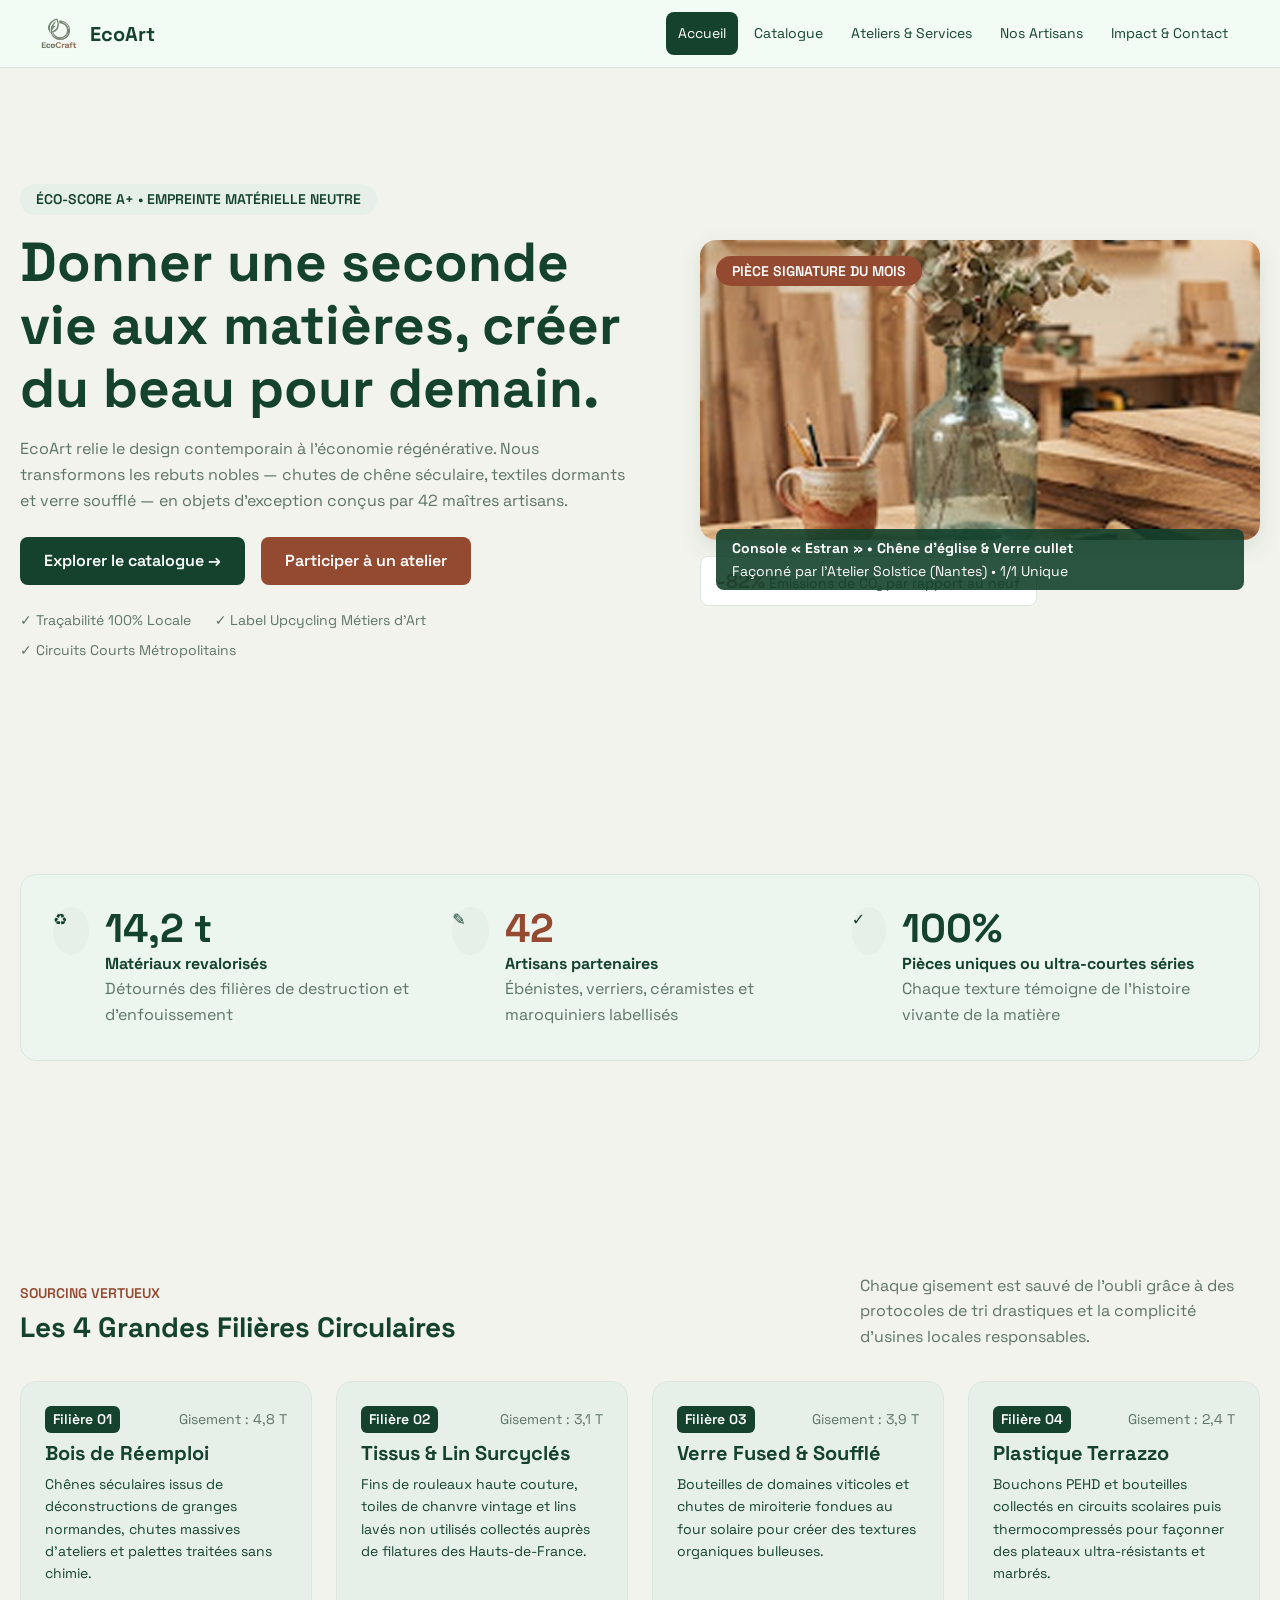
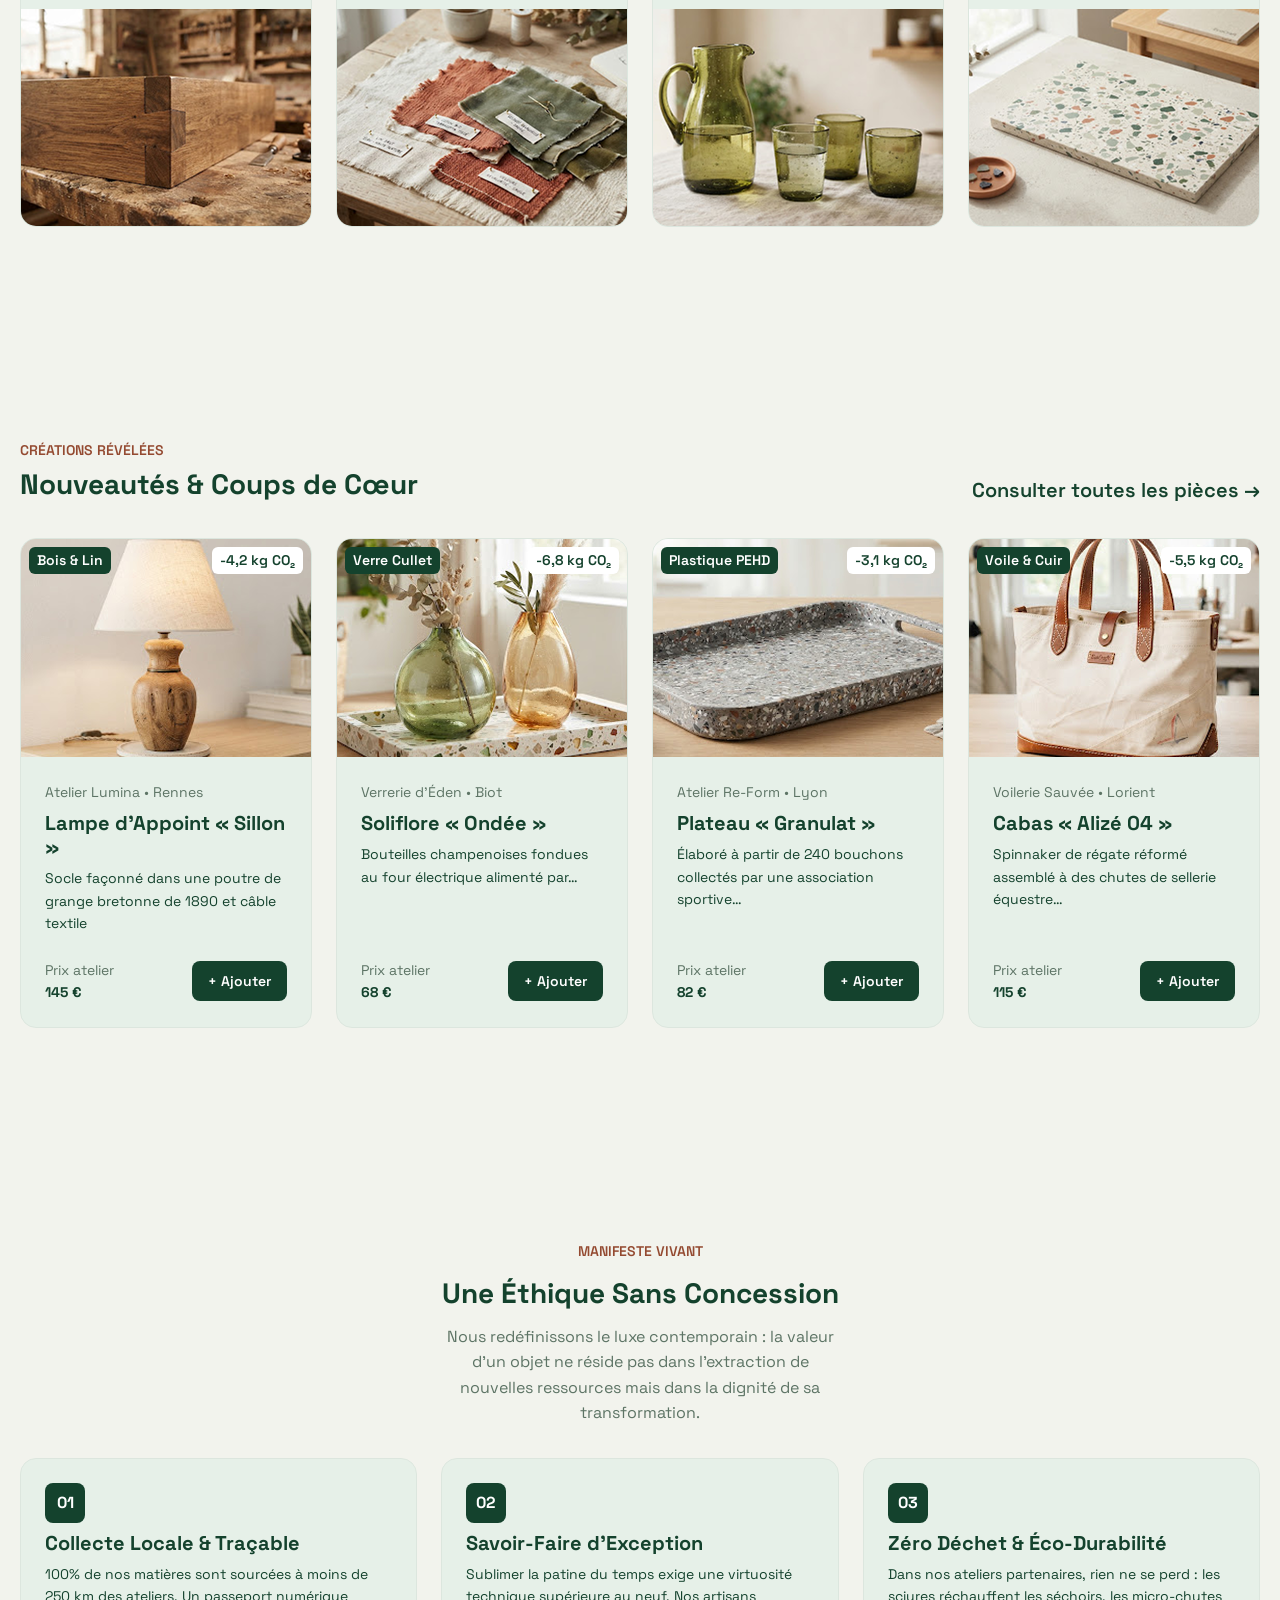
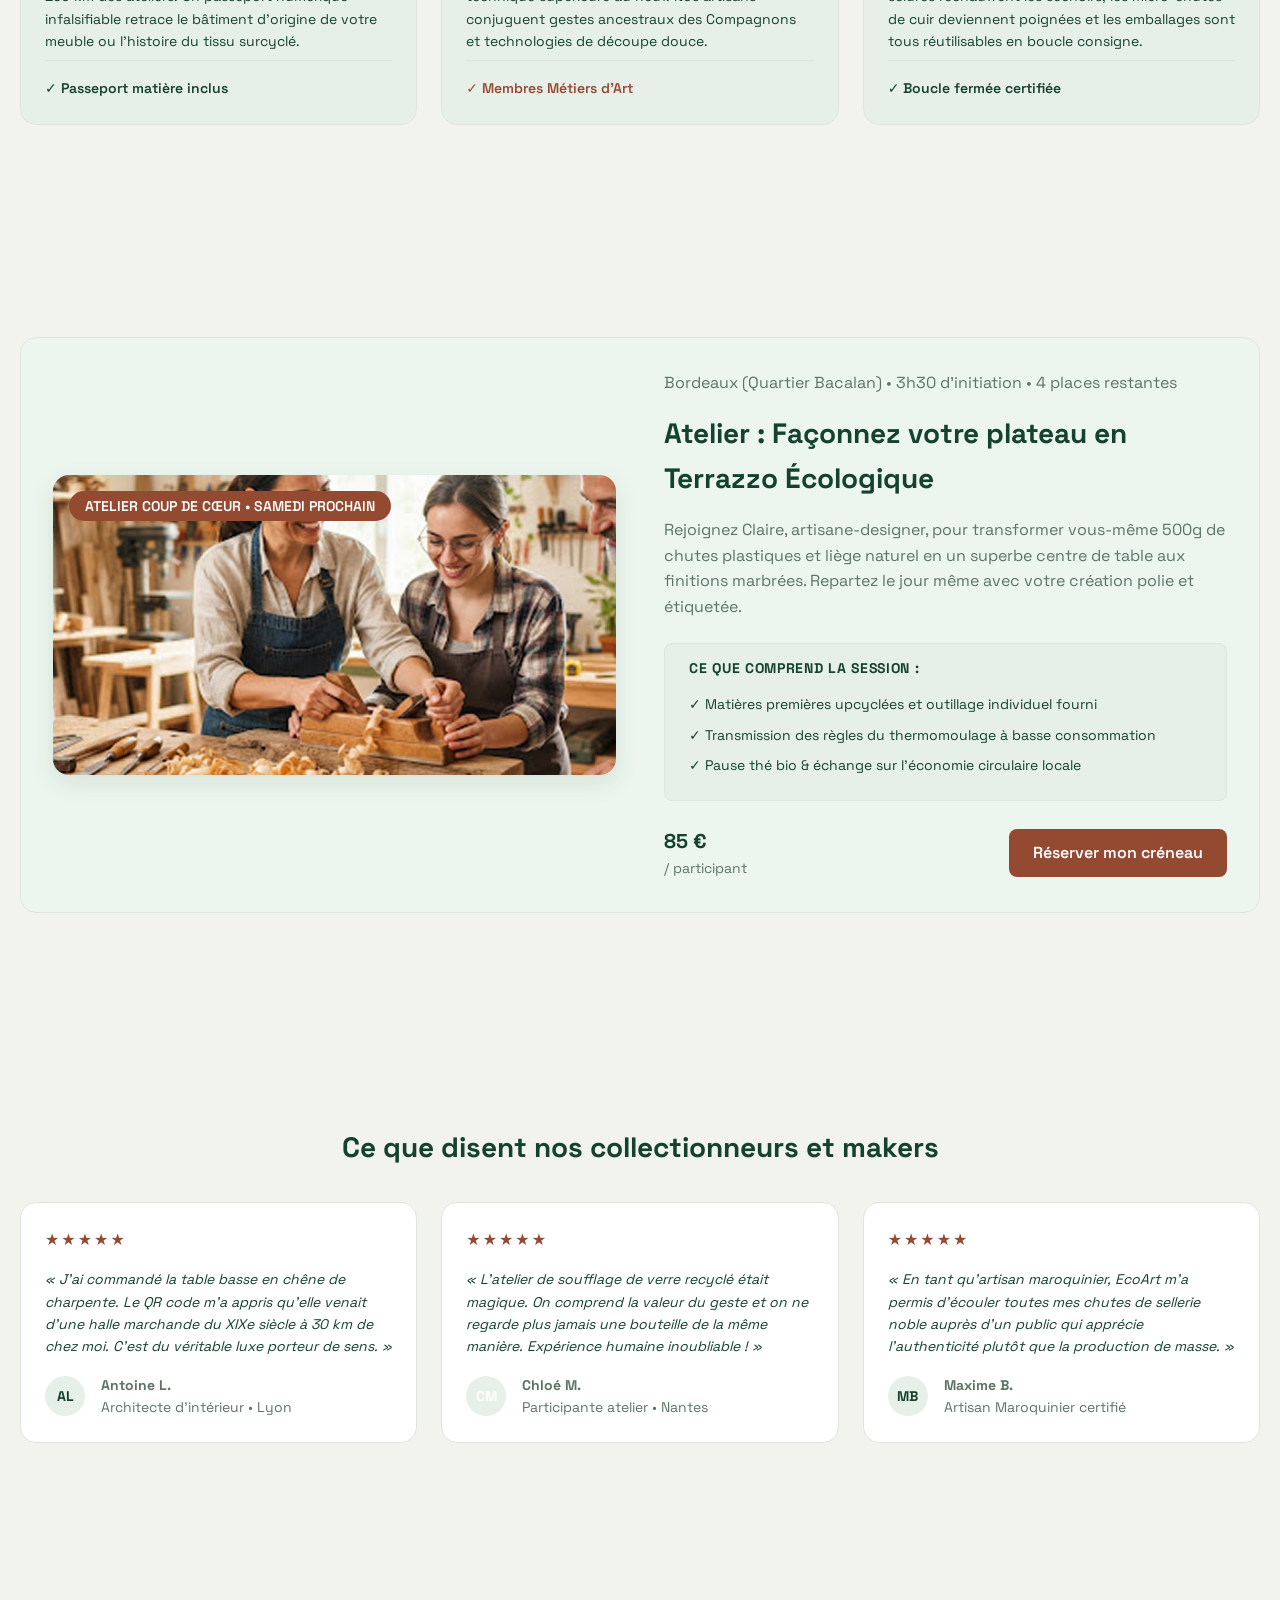
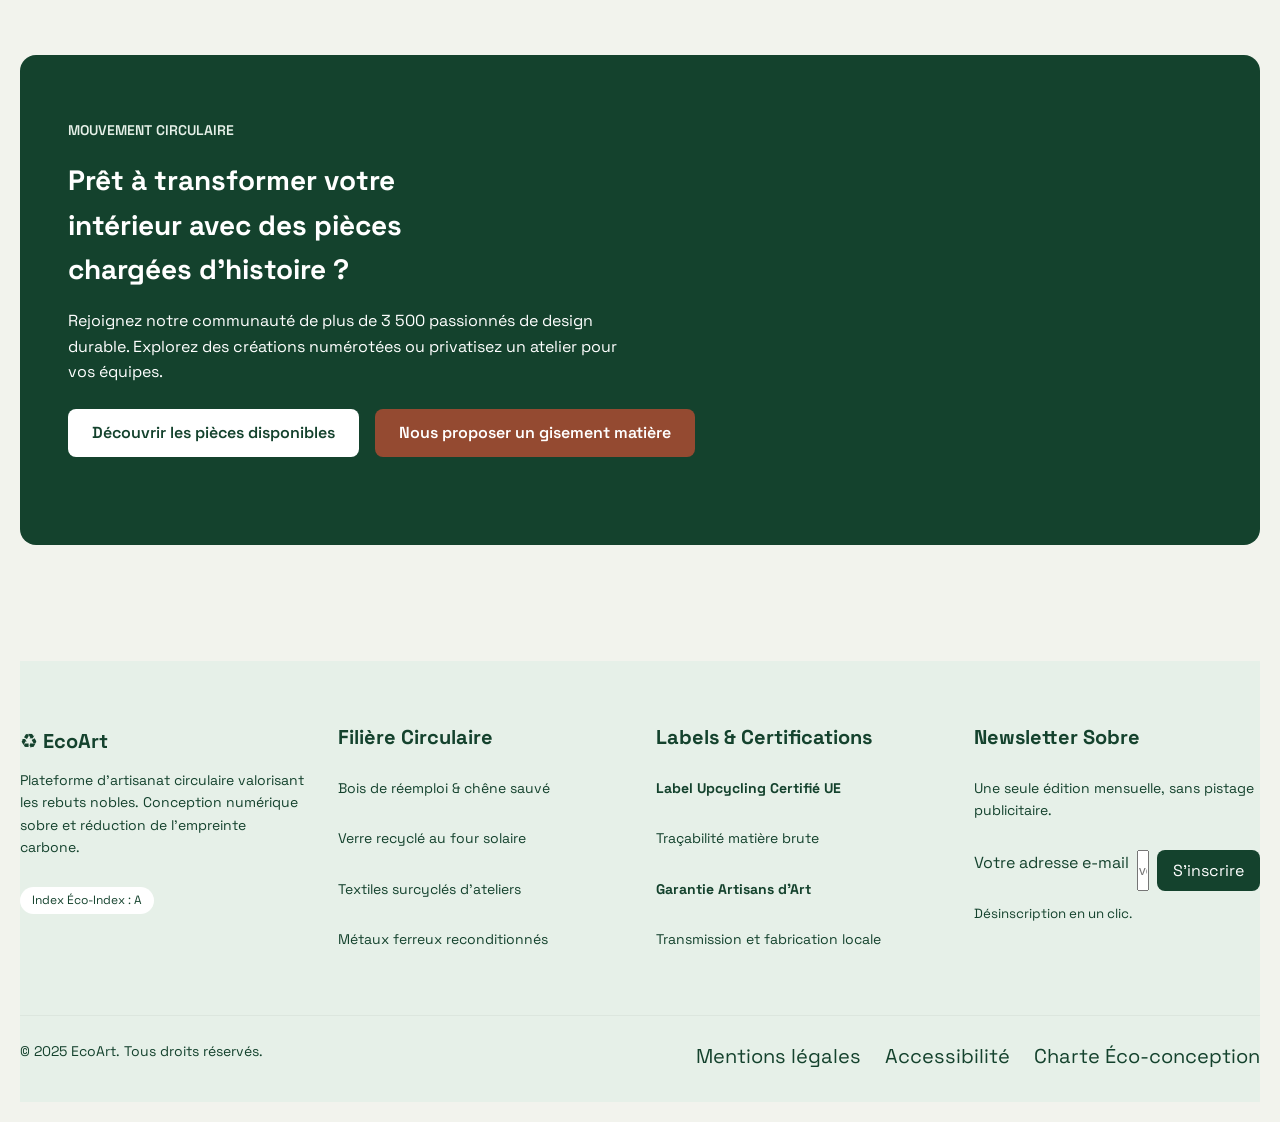
<file: index.html>
<!DOCTYPE html>
<html lang="fr">
<head>
    <meta charset="UTF-8">
    <meta name="viewport" content="width=device-width, initial-scale=1.0">
    <meta name="description" content="EcoArt transforme les rebuts nobles en objets de design contemporain, fabriqués par 42 artisans partenaires.">

    <title>   EcoArt | Objets artisanaux issus du recyclage</title>
     <link href="https://fonts.googleapis.com/css2?family=Space+Grotesk:wght@400;500;600;700&display=swap" rel="stylesheet">
    <link rel="icon" href="/assest/images/EcoCraftLogo.png" >
 
     <link rel="icon" href="assets/images/EcoCraftLogoV2.png" type="image/png">
    <link rel="stylesheet" href="css/variables.css">
    <link rel="stylesheet" href="css/style.css">
    <link rel="stylesheet" href="css/responsive.css">
    <link rel="stylesheet" href="css/artisans.css">
    <link rel="stylesheet" href="css/navbar.css">
    <link rel="stylesheet" href="css/animations.css">
 </head>
<body>

    <header class="site-header">
        <a class="site-brand" href="index.html">
            <img src="assets/images/EcoCraftLogoV2.png" alt="">
            <span>EcoArt</span>
        </a>
        <input class="site-nav-checkbox" type="checkbox" id="site-menu-toggle">
        <label class="site-nav-toggle" for="site-menu-toggle">
            <span class="site-nav-icon" aria-hidden="true"></span>
            <span class="site-sr-only">Ouvrir ou fermer le menu</span>
            <span aria-hidden="true">Menu</span>
        </label>
        <nav class="site-navigation" aria-label="Navigation principale">
            <div class="site-nav-links">
                <a href="index.html" aria-current="page">Accueil</a>
                <a href="produits.html">Catalogue</a>
                <a href="services.html">Ateliers &amp; Services</a>
                <a href="artisans.html">Nos Artisans</a>
                <a href="impact.html">Impact &amp; Contact</a>
            </div>
        </nav>
    </header>


  

<main id="main">


 
     <section class="section" aria-labelledby="hero-title">
      <div class="container hero">
        <div>
          <p class="badge">ÉCO-SCORE A+ • EMPREINTE MATÉRIELLE NEUTRE</p>
          <h1 id="hero-title">Donner une seconde vie aux matières, créer du beau pour demain.</h1>
          <p class="light">EcoArt relie le design contemporain à l'économie régénérative. Nous transformons les rebuts nobles — chutes de chêne séculaire, textiles dormants et verre soufflé — en objets d'exception conçus par 42 maîtres artisans.</p>
          <div class="buttons">
            <a class="btn btn-green" href="produits.html">Explorer le catalogue →</a>
            <a class="btn btn-brown" href="services.html">Participer à un atelier</a>
          </div>
          <ul class="points light">
            <li>✓ Traçabilité 100% Locale</li>
            <li>✓ Label Upcycling Métiers d'Art</li>
            <li>✓ Circuits Courts Métropolitains</li>
          </ul>
        </div>
        <figure class="hero-photo">
          <img src="assets/images/hero.jpg" width="800" height="1000" alt="Console en chêne d'église et verre cullet">
          <span class="photo-label">PIÈCE SIGNATURE DU MOIS</span>
          <figcaption>
            <strong>Console « Estran » • Chêne d'église &amp; Verre cullet</strong><br>
            Façonné par l'Atelier Solstice (Nantes) • 1/1 Unique
          </figcaption>
          <p class="co2"><strong>-82%</strong> Émissions de CO₂ par rapport au neuf</p>
        </figure>
      </div>
    </section>


     <section class="section" aria-label="Chiffres clés">
      <div class="container">
        <ul class="stats">
          <li>
            <span class="icon" aria-hidden="true">♻</span>
            <div>
              <span class="number">14,2 t</span>
              <strong>Matériaux revalorisés</strong>
              <span class="light">Détournés des filières de destruction et d'enfouissement</span>
            </div>
          </li>
          <li>
            <span class="icon" aria-hidden="true">✎</span>
            <div>
              <span class="number brown">42</span>
              <strong>Artisans partenaires</strong>
              <span class="light">Ébénistes, verriers, céramistes et maroquiniers labellisés</span>
            </div>
          </li>
          <li>
            <span class="icon" aria-hidden="true">✓</span>
            <div>
              <span class="number">100%</span>
              <strong>Pièces uniques ou ultra-courtes séries</strong>
              <span class="light">Chaque texture témoigne de l'histoire vivante de la matière</span>
            </div>
          </li>
        </ul>
      </div>
    </section>

    
     <section class="section" aria-labelledby="filieres-title">
      <div class="container">
        <div class="section-head">
          <div>
            <p class="kicker">SOURCING VERTUEUX</p>
            <h2 id="filieres-title">Les 4 Grandes Filières Circulaires</h2>
          </div>
          <p class="light">Chaque gisement est sauvé de l'oubli grâce à des protocoles de tri drastiques et la complicité d'usines locales responsables.</p>
        </div>
        <div class="grid grid-4">
          <article class="card">
            <div class="card-body">
              <p class="row"><span class="tag">Filière 01</span><span class="light">Gisement : 4,8 T</span></p>
              <h3>Bois de Réemploi</h3>
              <p>Chênes séculaires issus de déconstructions de granges normandes, chutes massives d'ateliers et palettes traitées sans chimie.</p>
            </div>
            <img src="assets/images/boisdereemploi.png" width="400" height="300" alt="Planches de chêne récupéré" loading="lazy">
          </article>
          <article class="card">
            <div class="card-body">
              <p class="row"><span class="tag brown-bg">Filière 02</span><span class="light">Gisement : 3,1 T</span></p>
              <h3>Tissus &amp; Lin Surcyclés</h3>
              <p>Fins de rouleaux haute couture, toiles de chanvre vintage et lins lavés non utilisés collectés auprès de filatures des Hauts-de-France.</p>
            </div>
            <img src="assets/images/tissus.png" width="400" height="300" alt="Chutes de tissus et de lin" loading="lazy">
          </article>
          <article class="card">
            <div class="card-body">
              <p class="row"><span class="tag">Filière 03</span><span class="light">Gisement : 3,9 T</span></p>
              <h3>Verre Fused &amp; Soufflé</h3>
              <p>Bouteilles de domaines viticoles et chutes de miroiterie fondues au four solaire pour créer des textures organiques bulleuses.</p>
            </div>
            <img src="assets/images/verre.png" width="400" height="300" alt="Verres soufflés verts" loading="lazy">
          </article>
          <article class="card">
            <div class="card-body">
              <p class="row"><span class="tag brown-bg">Filière 04</span><span class="light">Gisement : 2,4 T</span></p>
              <h3>Plastique Terrazzo</h3>
              <p>Bouchons PEHD et bouteilles collectés en circuits scolaires puis thermocompressés pour façonner des plateaux ultra-résistants et marbrés.</p>
            </div>
            <img src="assets/images/plastique.png" width="400" height="300" alt="Plateau en plastique recyclé façon terrazzo" loading="lazy">
          </article>
        </div>
      </div>
    </section>

     <section class="section" aria-labelledby="produits-title">
      <div class="container">
        <div class="section-head">
          <div>
            <p class="kicker">CRÉATIONS RÉVÉLÉES</p>
            <h2 id="produits-title">Nouveautés &amp; Coups de Cœur</h2>
          </div>
          <a class="link" href="products.html">Consulter toutes les pièces →</a>
        </div>
        <div class="grid grid-4">
          <article class="card">
            <div class="photo">
              <img src="assets/images/lamp.png" width="400" height="300" alt="Lampe d'appoint en bois" loading="lazy">
              <span class="tag">Bois &amp; Lin</span>
              <span class="tag tag-right">-4,2 kg CO₂</span>
            </div>
            <div class="card-body">
              <p class="light">Atelier Lumina • Rennes</p>
              <h3>Lampe d'Appoint « Sillon »</h3>
              <p>Socle façonné dans une poutre de grange bretonne de 1890 et câble textile</p>
              <div class="row price-row">
                <p class="price"><small>Prix atelier</small>145 €</p>
                <button class="btn btn-green btn-small" type="button">+ Ajouter</button>
              </div>
            </div>
          </article>
          <article class="card">
            <div class="photo">
              <img src="assets/images/soliflore.png" width="400" height="300" alt="Soliflore en verre soufflé" loading="lazy">
              <span class="tag">Verre Cullet</span>
              <span class="tag tag-right">-6,8 kg CO₂</span>
            </div>
            <div class="card-body">
              <p class="light">Verrerie d'Éden • Biot</p>
              <h3>Soliflore « Ondée »</h3>
              <p>Bouteilles champenoises fondues au four électrique alimenté par…</p>
              <div class="row price-row">
                <p class="price"><small>Prix atelier</small>68 €</p>
                <button class="btn btn-green btn-small" type="button">+ Ajouter</button>
              </div>
            </div>
          </article>
          <article class="card">
            <div class="photo">
              <img src="assets/images/plateau.png" width="400" height="300" alt="Plateau terrazzo" loading="lazy">
              <span class="tag">Plastique PEHD</span>
              <span class="tag tag-right">-3,1 kg CO₂</span>
            </div>
            <div class="card-body">
              <p class="light">Atelier Re-Form • Lyon</p>
              <h3>Plateau « Granulat »</h3>
              <p>Élaboré à partir de 240 bouchons collectés par une association sportive…</p>
              <div class="row price-row">
                <p class="price"><small>Prix atelier</small>82 €</p>
                <button class="btn btn-green btn-small" type="button">+ Ajouter</button>
              </div>
            </div>
          </article>
          <article class="card">
            <div class="photo">
              <img src="assets/images/cabas.png" width="400" height="300" alt="Cabas en voile et cuir" loading="lazy">
              <span class="tag">Voile &amp; Cuir</span>
              <span class="tag tag-right">-5,5 kg CO₂</span>
            </div>
            <div class="card-body">
              <p class="light">Voilerie Sauvée • Lorient</p>
              <h3>Cabas « Alizé 04 »</h3>
              <p>Spinnaker de régate réformé assemblé à des chutes de sellerie équestre…</p>
              <div class="row price-row">
                <p class="price"><small>Prix atelier</small>115 €</p>
                <button class="btn btn-green btn-small" type="button">+ Ajouter</button>
              </div>
            </div>
          </article>
        </div>
      </div>
    </section>

     <section class="section" aria-labelledby="ethique-title">
      <div class="container">
        <div class="section-head center">
          <p class="kicker">MANIFESTE VIVANT</p>
          <h2 id="ethique-title">Une Éthique Sans Concession</h2>
          <p class="light">Nous redéfinissons le luxe contemporain : la valeur d'un objet ne réside pas dans l'extraction de nouvelles ressources mais dans la dignité de sa transformation.</p>
        </div>
        <div class="grid grid-3">
          <article class="card">
            <div class="card-body">
              <span class="square">01</span>
              <h3>Collecte Locale &amp; Traçable</h3>
              <p>100% de nos matières sont sourcées à moins de 250 km des ateliers. Un passeport numérique infalsifiable retrace le bâtiment d'origine de votre meuble ou l'histoire du tissu surcyclé.</p>
              <p class="note">✓ Passeport matière inclus</p>
            </div>
          </article>
          <article class="card">
            <div class="card-body">
              <span class="square brown-bg">02</span>
              <h3>Savoir-Faire d'Exception</h3>
              <p>Sublimer la patine du temps exige une virtuosité technique supérieure au neuf. Nos artisans conjuguent gestes ancestraux des Compagnons et technologies de découpe douce.</p>
              <p class="note brown">✓ Membres Métiers d'Art</p>
            </div>
          </article>
          <article class="card">
            <div class="card-body">
              <span class="square">03</span>
              <h3>Zéro Déchet &amp; Éco-Durabilité</h3>
              <p>Dans nos ateliers partenaires, rien ne se perd : les sciures réchauffent les séchoirs, les micro-chutes de cuir deviennent poignées et les emballages sont tous réutilisables en boucle consigne.</p>
              <p class="note">✓ Boucle fermée certifiée</p>
            </div>
          </article>
        </div>
      </div>
    </section>

     <section class="section" aria-labelledby="atelier-title">
      <div class="container workshop">
        <figure class="hero-photo">
          <img src="assets/images/atelier.png" width="600" height="450" alt="Deux participantes façonnant un plateau en terrazzo lors d'un atelier" loading="lazy">
          <span class="photo-label">ATELIER COUP DE CŒUR • SAMEDI PROCHAIN</span>
        </figure>
        <div>
          <p class="light">Bordeaux (Quartier Bacalan) • 3h30 d'initiation • 4 places restantes</p>
          <h2 id="atelier-title">Atelier : Façonnez votre plateau en Terrazzo Écologique</h2>
          <p class="light">Rejoignez Claire, artisane-designer, pour transformer vous-même 500g de chutes plastiques et liège naturel en un superbe centre de table aux finitions marbrées. Repartez le jour même avec votre création polie et étiquetée.</p>
          <div class="box">
            <h3>CE QUE COMPREND LA SESSION :</h3>
            <ul>
              <li>✓ Matières premières upcyclées et outillage individuel fourni</li>
              <li>✓ Transmission des règles du thermomoulage à basse consommation</li>
              <li>✓ Pause thé bio &amp; échange sur l'économie circulaire locale</li>
            </ul>
          </div>
          <div class="row">
            <p class="price">85 € <small>/ participant</small></p>
            <a class="btn btn-brown" href="services.html">Réserver mon créneau</a>
          </div>
        </div>
      </div>
    </section>


     <section class="section" aria-labelledby="avis-title">
      <div class="container">
        <div class="section-head center">
          <h2 id="avis-title">Ce que disent nos collectionneurs et makers</h2>
        </div>
        <div class="grid grid-3">
          <figure class="quote">
            <p class="stars">★★★★★</p>
            <blockquote>« J'ai commandé la table basse en chêne de charpente. Le QR code m'a appris qu'elle venait d'une halle marchande du XIXe siècle à 30 km de chez moi. C'est du véritable luxe porteur de sens. »</blockquote>
            <figcaption>
              <span class="avatar">AL</span>
              <span><strong>Antoine L.</strong><br>Architecte d'intérieur • Lyon</span>
            </figcaption>
          </figure>
          <figure class="quote">
            <p class="stars">★★★★★</p>
            <blockquote>« L'atelier de soufflage de verre recyclé était magique. On comprend la valeur du geste et on ne regarde plus jamais une bouteille de la même manière. Expérience humaine inoubliable ! »</blockquote>
            <figcaption>
              <span class="avatar brown-bg">CM</span>
              <span><strong>Chloé M.</strong><br>Participante atelier • Nantes</span>
            </figcaption>
          </figure>
          <figure class="quote">
            <p class="stars">★★★★★</p>
            <blockquote>« En tant qu'artisan maroquinier, EcoArt m'a permis d'écouler toutes mes chutes de sellerie noble auprès d'un public qui apprécie l'authenticité plutôt que la production de masse. »</blockquote>
            <figcaption>
              <span class="avatar">MB</span>
              <span><strong>Maxime B.</strong><br>Artisan Maroquinier certifié</span>
            </figcaption>
          </figure>
        </div>
      </div>
    </section>

     <section class="section" aria-labelledby="cta-title">
      <div class="container cta">
        <p class="kicker">MOUVEMENT CIRCULAIRE</p>
        <h2 id="cta-title">Prêt à transformer votre intérieur avec des pièces chargées d'histoire ?</h2>
        <p>Rejoignez notre communauté de plus de 3 500 passionnés de design durable. Explorez des créations numérotées ou privatisez un atelier pour vos équipes.</p>
        <div class="buttons">
          <a class="btn btn-white" href="products.html">Découvrir les pièces disponibles</a>
          <a class="btn btn-brown" href="impact.html">Nous proposer un gisement matière</a>
        </div>
      </div>
    </section>

 <!-- FOOTER -->
    <footer class="site-footer" id="impact">
        <div class="container footer-grid">

            <div class="footer-column">
                <a href="#accueil" class="logo">♻ EcoArt</a>
                <p>
                    Plateforme d’artisanat circulaire valorisant les rebuts
                    nobles. Conception numérique sobre et réduction
                    de l'empreinte carbone.
                </p>
                <span class="eco-label">Index Éco-Index : A</span>
            </div>

            <div class="footer-column">
                <h3>Filière Circulaire</h3>
                <p>Bois de réemploi & chêne sauvé</p>
                <p>Verre recyclé au four solaire</p>
                <p>Textiles surcyclés d’ateliers</p>
                <p>Métaux ferreux reconditionnés</p>
            </div>

            <div class="footer-column" id="artisans">
                <h3>Labels & Certifications</h3>
                <p><strong>Label Upcycling Certifié UE</strong></p>
                <p>Traçabilité matière brute</p>
                <p><strong>Garantie Artisans d’Art</strong></p>
                <p>Transmission et fabrication locale</p>
            </div>

            <div class="footer-column">
                <h3>Newsletter Sobre</h3>
                <p>Une seule édition mensuelle, sans pistage publicitaire.</p>

                <form class="newsletter-form" action="#" method="post">
                    <label class="visually-hidden" for="newsletter-email">
                        Votre adresse e-mail
                    </label>
                    <input
                        type="email"
                        id="newsletter-email"
                        name="newsletter-email"
                        placeholder="votre.email@domaine.fr"
                        required
                    >
                    <button type="submit">S’inscrire</button>
                </form>

                <small>Désinscription en un clic.</small>
            </div>

        </div>

        <div class="container footer-bottom">
            <p>© 2025 EcoArt. Tous droits réservés.</p>
            <a href="#impact">Mentions légales</a>
            <a href="#impact">Accessibilité</a>
            <a href="#impact">Charte Éco-conception</a>
        </div>
    </footer>
    </main>
</body>
</html>
</file>
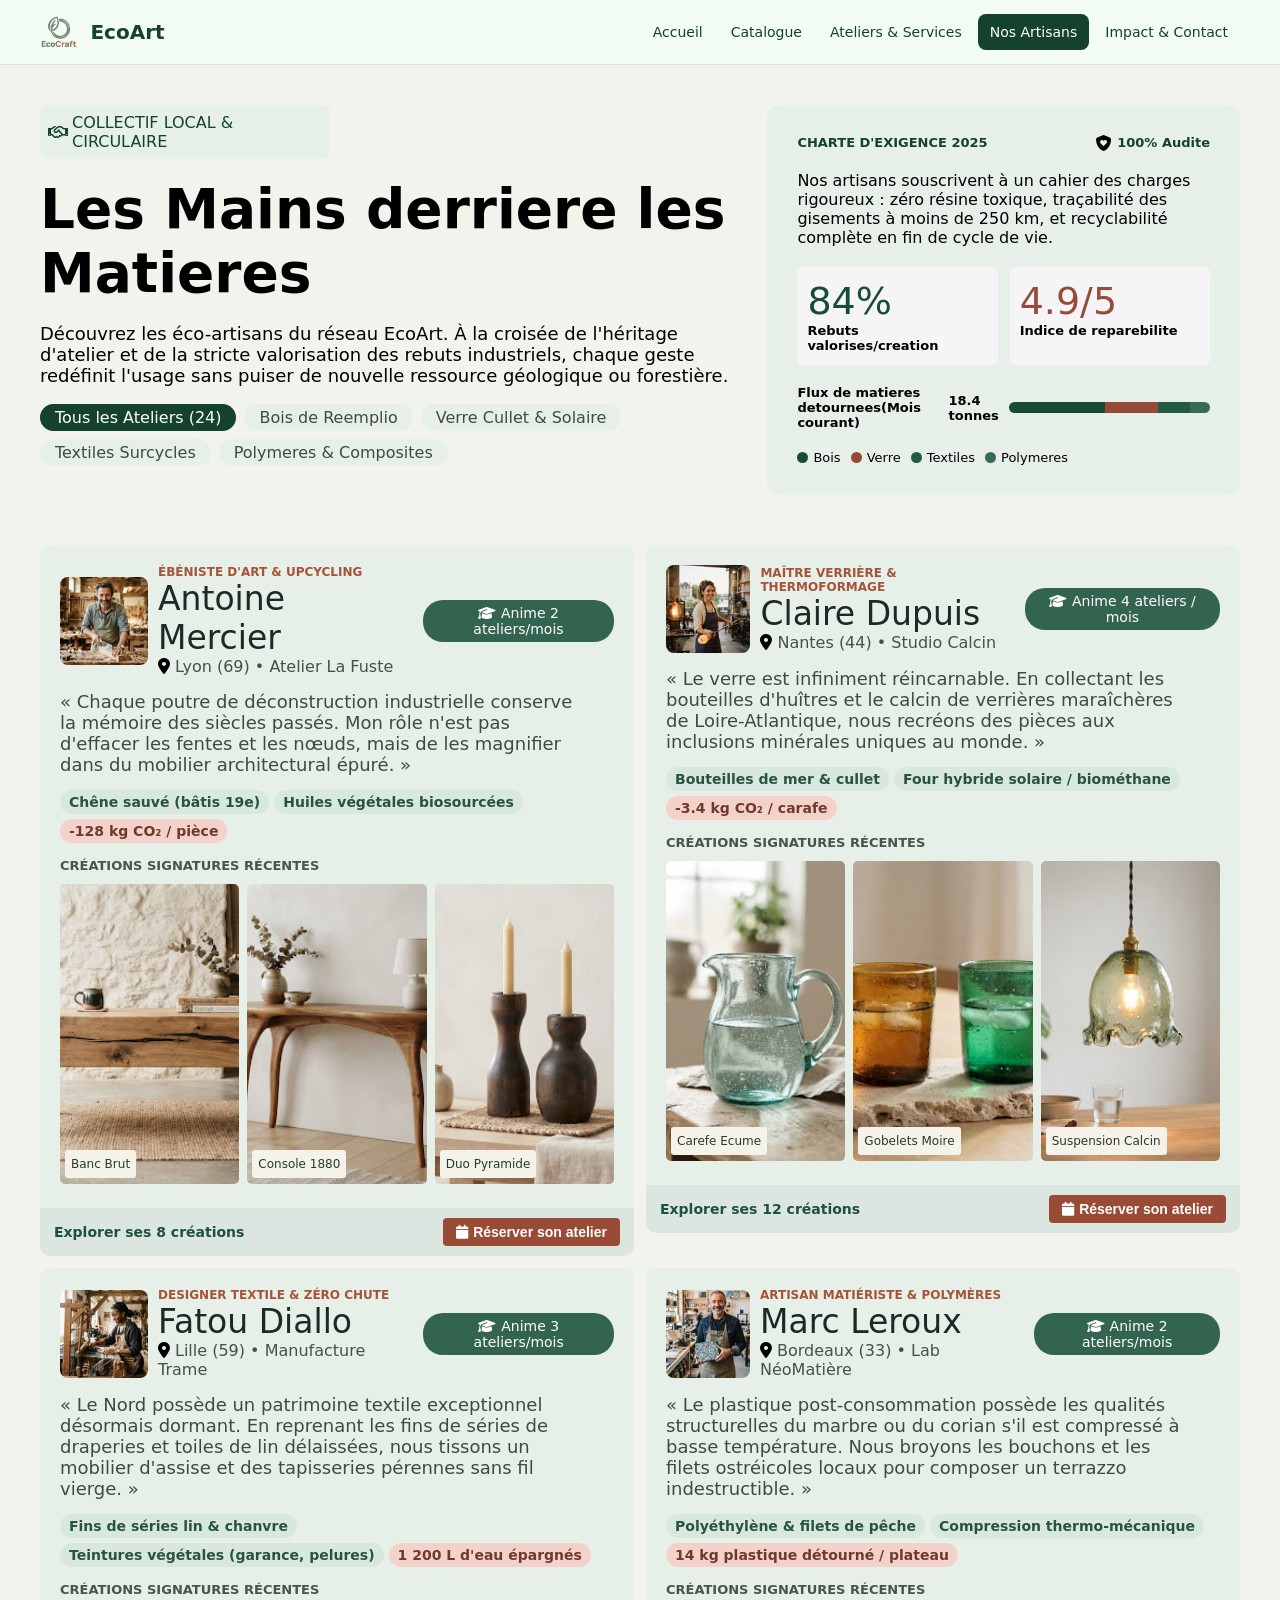
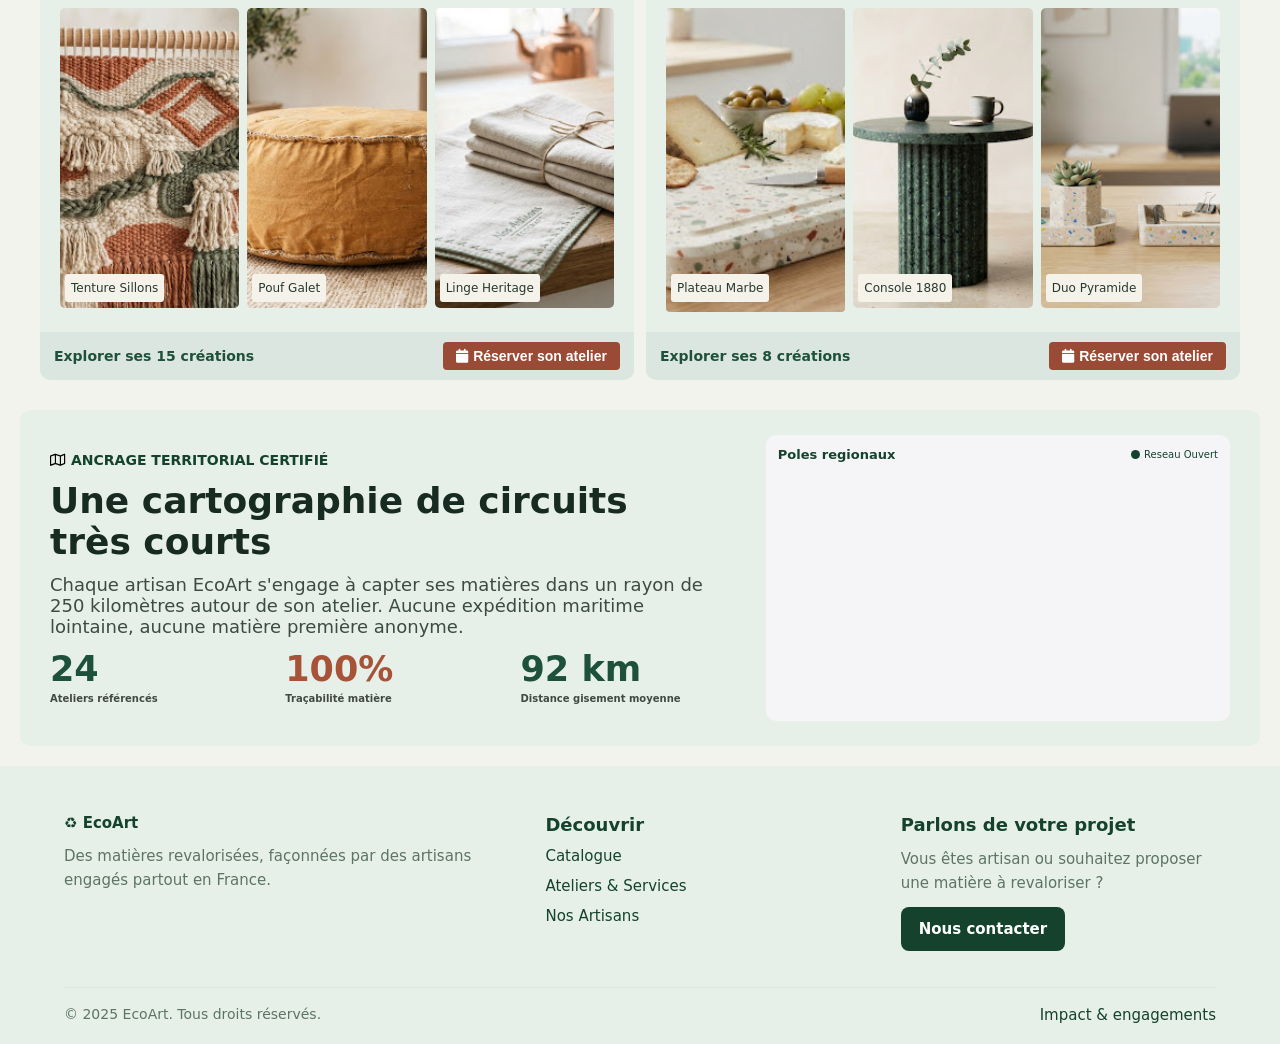
<file: artisans.html>
<!DOCTYPE html>
<html lang="en">
<head>
    <meta charset="UTF-8">
    <meta name="viewport" content="width=device-width, initial-scale=1.0">
    <title>Artisans</title>
    <link rel="stylesheet" href="css/artisans.css">
    <link rel="stylesheet" href="css/navbar.css">
    <link rel="stylesheet" href="css/animations.css">
    <link rel="icon" href="assets/images/EcoCraftLogoV2.png" type="image/x-icon">
     <link rel="stylesheet" href="https://cdnjs.cloudflare.com/ajax/libs/font-awesome/6.5.0/css/all.min.css">
</head>
<body>
    <header class="site-header">
        <a class="site-brand" href="index.html">
            <img src="assets/images/EcoCraftLogoV2.png" alt="">
            <span>EcoArt</span>
        </a>
        <input class="site-nav-checkbox" type="checkbox" id="site-menu-toggle">
        <label class="site-nav-toggle" for="site-menu-toggle">
            <span class="site-nav-icon" aria-hidden="true"></span>
            <span class="site-sr-only">Ouvrir ou fermer le menu</span>
            <span aria-hidden="true">Menu</span>
        </label>
        <nav class="site-navigation" aria-label="Navigation principale">
            <div class="site-nav-links">
                <a href="index.html">Accueil</a>
                <a href="produits.html">Catalogue</a>
                <a href="services.html">Ateliers &amp; Services</a>
                <a href="artisans.html" aria-current="page">Nos Artisans</a>
                <a href="impact.html">Impact &amp; Contact</a>
            </div>
        </nav>
    </header>
    <main>
        <!-- section1 -->
        <section class="s1">
            <div class="right1">
                <div class="notif">
                    <i class="fa-regular fa-handshake" style="color: rgb(0, 0, 0);"></i>
                    <p>COLLECTIF LOCAL & CIRCULAIRE</p>
                </div>
                <h1>Les Mains derriere les Matieres</h1>
                <p id="p1">Découvrez les éco-artisans du réseau EcoArt. À la croisée de l'héritage d'atelier et de la stricte
valorisation des rebuts industriels, chaque geste redéfinit l'usage sans puiser de nouvelle
ressource géologique ou forestière.</p>
<div class="list">
                    <p class="active">Tous les Ateliers (24)</p>
                    <p>Bois de Reemplio</p>
                    <p>Verre Cullet & Solaire</p>
                    <p>Textiles Surcycles</p>
                    <p>Polymeres & Composites</p>
                </div>
            </div>
            <div class="left1">
                <div class="head">
                    <p>CHARTE D'EXIGENCE 2025</p>
                    <div class="safe">
                        <i class="fa-solid fa-shield-heart" style="color: rgb(0, 0, 0);"></i>
                        <p>100% Audite</p>
                    </div>
                    
                </div>
                <p id="p2">Nos artisans souscrivent à un cahier des charges rigoureux
: zéro résine toxique, traçabilité des gisements à moins de
250 km, et recyclabilité complète en fin de cycle de vie.</p>
                <div class="data">
                    <div class="data1">
                        <p id="datanum">84%</p>
                        <p>Rebuts valorises/creation</p>
                    </div>
                    <div class="data2">
                        <p id="datanum2">4.9/5</p>
                        <p>Indice de reparebilite</p>
                    </div>
                    </div>
                    <div class="donne">
                        <div class="donne1">
                            <p>Flux de matieres detournees(Mois courant)</p>
                            <p>18.4 tonnes</p>
                        </div>
                        <div class="donne2">
                            <span class="span1"></span>
                            <span class="span2"></span>
                            <span class="span3"></span>
                            <span class="span4"></span>
                        </div>
                    </div>
                    <div class="donnev2">
                        <p id="parad1"><span></span> Bois</p>
                        <p id="parad2"><span></span>Verre</p>
                        <p id="parad3"><span></span>Textiles</p>
                        <p id="parad4"><span></span>Polymeres</p>
                    </div>
                
            </div>
        </section>
        <!-- section2 -->
         <section class="s2">
            <div class="top">
                <div class="par-top">

                    <div class="top1">
                        <div class="profile">
                            <div class="donne">
                                <img src="assets/images/artisans1.jpg" alt="profile of Antoine Mercier">
                                <div class="donne-do">
                                    <p id="do-1">ÉBÉNISTE D'ART & UPCYCLING</p>
                                    <p id="do-2">Antoine Mercier</p>
                                    <p id="do-3"><i class="fa-solid fa-location-dot" style="color: rgb(0, 0, 0);"></i>Lyon (69) • Atelier La Fuste</p>
                                </div>
                            </div>
                            <p id="pro-1"><i class="fa-solid fa-graduation-cap" style="color: rgb(0, 0, 0);"></i>Anime 2 ateliers/mois</p>
                            
                        </div>
                        <p id="description">« Chaque poutre de déconstruction industrielle conserve la mémoire des
    siècles passés. Mon rôle n'est pas d'effacer les fentes et les nœuds, mais de
    les magnifier dans du mobilier architectural épuré. »</p>
    
                            <div class="details">
                                <p class="det-1">Chêne sauvé (bâtis 19e)</p>
                                <p class="det-1">Huiles végétales biosourcées</p>
                                <p id="det-2">-128 kg CO₂ / pièce</p>
                            </div>
                            <div class="photos">
                                <p id="signature">CRÉATIONS SIGNATURES RÉCENTES</p>
                                <div class="images">
                                    <div class="image">
                                        <img id="imagex" src="assets/images/artisans1-1.jpg" alt="">
                                        <p class="name-img">Banc Brut</p>
                                    </div>
                                    <div class="image">
                                        <img src="assets/images/artisans1-2.jpg" alt="">
                                        <p class="name-img">Console 1880</p>
                                    </div>
                                    <div class="image">
                                        <img src="assets/images/artisans1-3.jpg" alt="">
                                        <p class="name-img">Duo Pyramide</p>
                                    </div>
                                </div>
                            </div>
                    </div>
                    <div class="end-top">
                            <p class="explorer">Explorer ses 8 créations</p>
                            <button id="reserve"><i class="fa-solid fa-calendar" style="color: rgb(0, 0, 0);"></i>Réserver son atelier</button>
                        </div>
                </div>

                <!-- x2 -->
               <div class="par-top">

                    <div class="top1">
                        <div class="profile">
                            <div class="donne">
                                <img src="assets/images/artisans2.jpg" alt="profile of Antoine Mercier">
                                <div class="donne-do">
                                    <p id="do-1">MAÎTRE VERRIÈRE & THERMOFORMAGE</p>
                                    <p id="do-2">Claire Dupuis</p>
                                    <p id="do-3"><i class="fa-solid fa-location-dot" style="color: rgb(0, 0, 0);"></i>Nantes (44) • Studio Calcin</p>
                                </div>
                            </div>
                            <p id="pro-1"><i class="fa-solid fa-graduation-cap" style="color: rgb(0, 0, 0);"></i>Anime 4 ateliers / mois</p>
                            
                        </div>
                        <p id="description">« Le verre est infiniment réincarnable. En collectant les bouteilles d'huîtres et
le calcin de verrières maraîchères de Loire-Atlantique, nous recréons des
pièces aux inclusions minérales uniques au monde. »</p>
    
                            <div class="details">
                                <p class="det-1">Bouteilles de mer & cullet</p>
                                <p class="det-1">Four hybride solaire / biométhane</p>
                                <p id="det-2">-3.4 kg CO₂ / carafe</p>
                            </div>
                            <div class="photos">
                                <p id="signature">CRÉATIONS SIGNATURES RÉCENTES</p>
                                <div class="images">
                                    <div class="image">
                                        <img  id="imagex" src="assets/images/artisans2-1.jpg" alt="">
                                        <p class="name-img">Carefe Ecume</p>
                                    </div>
                                    <div class="image">
                                        <img src="assets/images/artisans2-2.jpg" alt="">
                                        <p class="name-img">Gobelets Moire</p>
                                    </div>
                                    <div class="image">
                                        <img src="assets/images/artisans2-3.jpg" alt="">
                                        <p class="name-img">Suspension Calcin</p>
                                    </div>
                                </div>
                            </div>
                    </div>
                    <div class="end-top">
                            <p class="explorer">Explorer ses 12 créations</p>
                            <button id="reserve"><i class="fa-solid fa-calendar" style="color: rgb(0, 0, 0);"></i>Réserver son atelier</button>
                        </div>
                </div>

                <!-- x3 -->

            </div>
            <div class="bottom">
                <div class="par-top">

                    <div class="top1">
                        <div class="profile">
                            <div class="donne">
                                <img src="assets/images/artisans3.jpg" alt="profile of Antoine Mercier">
                                <div class="donne-do">
                                    <p id="do-1">DESIGNER TEXTILE & ZÉRO CHUTE</p>
                                    <p id="do-2">Fatou Diallo</p>
                                    <p id="do-3"><i class="fa-solid fa-location-dot" style="color: rgb(0, 0, 0);"></i>Lille (59) • Manufacture Trame</p>
                                </div>
                            </div>
                            <p id="pro-1"><i class="fa-solid fa-graduation-cap" style="color: rgb(0, 0, 0);"></i>Anime 3 ateliers/mois</p>
                            
                        </div>
                        <p id="description">« Le Nord possède un patrimoine textile exceptionnel désormais dormant.
En reprenant les fins de séries de draperies et toiles de lin délaissées, nous
tissons un mobilier d'assise et des tapisseries pérennes sans fil vierge. »</p>
    
                            <div class="details">
                                <p class="det-1">Fins de séries lin & chanvre</p>
                                <p class="det-1">Teintures végétales (garance, pelures)</p>
                                <p id="det-2">1 200 L d'eau épargnés</p>
                            </div>
                            <div class="photos">
                                <p id="signature">CRÉATIONS SIGNATURES RÉCENTES</p>
                                <div class="images">
                                    <div class="image">
                                        <img src="assets/images/artisans3-1.jpg" alt="">
                                        <p class="name-img">Tenture Sillons</p>
                                    </div>
                                    <div class="image">
                                        <img src="assets/images/artisans3-2.jpg" alt="">
                                        <p class="name-img">Pouf Galet</p>
                                    </div>
                                    <div class="image">
                                        <img src="assets/images/artisans3-3.jpg" alt="">
                                        <p class="name-img">Linge Heritage</p>
                                    </div>
                                </div>
                            </div>
                    </div>
                    <div class="end-top">
                            <p class="explorer">Explorer ses 15 créations</p>
                            <button id="reserve"><i class="fa-solid fa-calendar" style="color: rgb(0, 0, 0);"></i>Réserver son atelier</button>
                        </div>
                </div>
                <!-- x4 -->
                 

                <div class="par-top">

                    <div class="top1">
                        <div class="profile">
                            <div class="donne">
                                <img src="assets/images/artisans4.jpg" alt="profile of Antoine Mercier">
                                <div class="donne-do">
                                    <p id="do-1">ARTISAN MATIÉRISTE & POLYMÈRES</p>
                                    <p id="do-2">Marc Leroux</p>
                                    <p id="do-3"><i class="fa-solid fa-location-dot" style="color: rgb(0, 0, 0);"></i>Bordeaux (33) • Lab NéoMatière</p>
                                </div>
                            </div>
                            <p id="pro-1"><i class="fa-solid fa-graduation-cap" style="color: rgb(0, 0, 0);"></i>Anime 2 ateliers/mois</p>
                            
                        </div>
                        <p id="description">« Le plastique post-consommation possède les qualités structurelles du
marbre ou du corian s'il est compressé à basse température. Nous broyons
les bouchons et les filets ostréicoles locaux pour composer un terrazzo
indestructible. »</p>
    
                            <div class="details">
                                <p class="det-1">Polyéthylène & filets de pêche</p>
                                <p class="det-1">Compression thermo-mécanique</p>
                                <p id="det-2">14 kg plastique détourné / plateau</p>
                            </div>
                            <div class="photos">
                                <p id="signature">CRÉATIONS SIGNATURES RÉCENTES</p>
                                <div class="images">
                                    <div class="image">
                                        <img id="imagex2" src="assets/images/artisans4-1.jpg" alt="">
                                        <p class="name-img img-x">Plateau Marbe</p>
                                    </div>
                                    <div class="image">
                                        <img src="assets/images/artisans4-2.jpg" alt="">
                                        <p class="name-img">Console 1880</p>
                                    </div>
                                    <div class="image">
                                        <img src="assets/images/artisans4-3.jpg" alt="">
                                        <p class="name-img">Duo Pyramide</p>
                                    </div>
                                </div>
                            </div>
                    </div>
                    <div class="end-top">
                            <p class="explorer">Explorer ses 8 créations</p>
                            <button id="reserve"><i class="fa-solid fa-calendar" style="color: rgb(0, 0, 0);"></i>Réserver son atelier</button>
                        </div>
                </div>
            </div>
         </section>

         <!-- section 3 -->

         <section class="s3">
            <div class="local01">
                <p class="local-titre"><i class="fa-regular fa-map" style="color: rgb(0, 0, 0);"></i>ANCRAGE TERRITORIAL CERTIFIÉ</p>
                <h2>Une cartographie de circuits très courts</h2>
                <p class="local-para">Chaque artisan EcoArt s'engage à capter ses matières dans un rayon de 250
kilomètres autour de son atelier. Aucune expédition maritime lointaine, aucune
matière première anonyme.</p>
<div class="where-are">
    <div class="dett1">
        <p class="number">24</p>
        <p>Ateliers référencés</p>
    </div>
    <div class="dett2">
        <p class="number">100%</p>
        <p>Traçabilité matière</p>
    </div>
    <div class="dett3">
        <p class="number">92 km</p>
        <p>Distance gisement moyenne</p>
    </div>
</div>
            </div>
            <div class="local2">
                <div>
                    <p id="lo-1">Poles regionaux</p>
                    <div class="spann">
                        <span></span>
                        <p id="lo-2">Reseau Ouvert</p>
                    </div>
                    
                </div>
                <iframe src="https://www.google.com/maps/embed?pb=!1m18!1m12!1m3!1d3372.7043743885783!2d-9.2352136!3d32.2929252!2m3!1f0!2f0!3f0!3m2!1i1024!2i768!4f13.1!3m3!1m2!1s0xdac211719897669%3A0x6f59fa5bb517f58a!2sYoucode%20Safi!5e0!3m2!1sen!2sma!4v1792079320521!5m2!1sen!2sma" width="600" height="450" style="border:0;" allowfullscreen="" loading="lazy" referrerpolicy="strict-origin-when-cross-origin"></iframe>

            </div>
         </section>
    </main>

    <footer class="artisans-footer">
        <div class="artisans-footer-inner">
            <div class="artisans-footer-brand">
                <a href="index.html" aria-label="EcoArt, accueil">♻ EcoArt</a>
                <p>Des matières revalorisées, façonnées par des artisans engagés partout en France.</p>
            </div>

            <nav class="artisans-footer-links" aria-label="Liens de pied de page">
                <h2>Découvrir</h2>
                <a href="produits.html">Catalogue</a>
                <a href="services.html">Ateliers &amp; Services</a>
                <a href="artisans.html">Nos Artisans</a>
            </nav>

            <div class="artisans-footer-contact">
                <h2>Parlons de votre projet</h2>
                <p>Vous êtes artisan ou souhaitez proposer une matière à revaloriser ?</p>
                <a class="artisans-footer-cta" href="impact.html">Nous contacter</a>
            </div>
        </div>

        <div class="artisans-footer-bottom">
            <span>© 2025 EcoArt. Tous droits réservés.</span>
            <a href="impact.html">Impact &amp; engagements</a>
        </div>
    </footer>
</body>
</html>
</file>
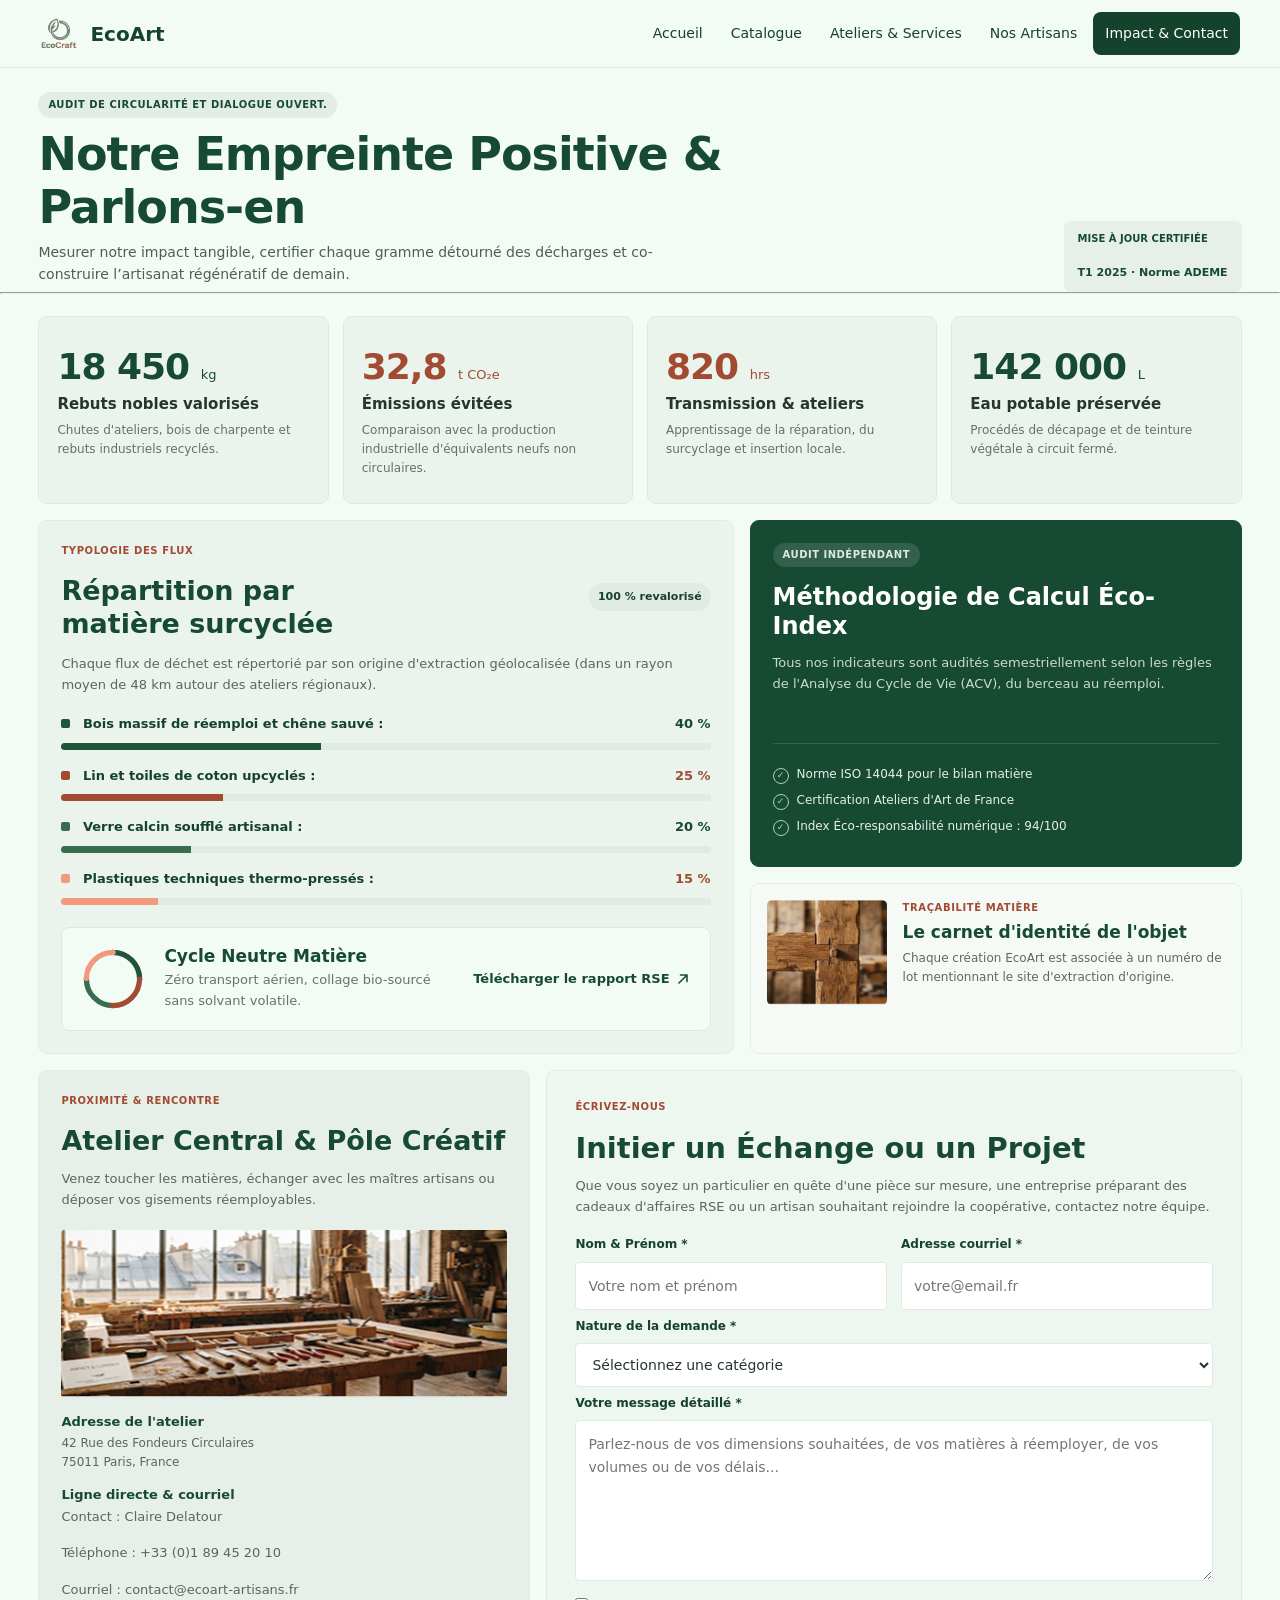
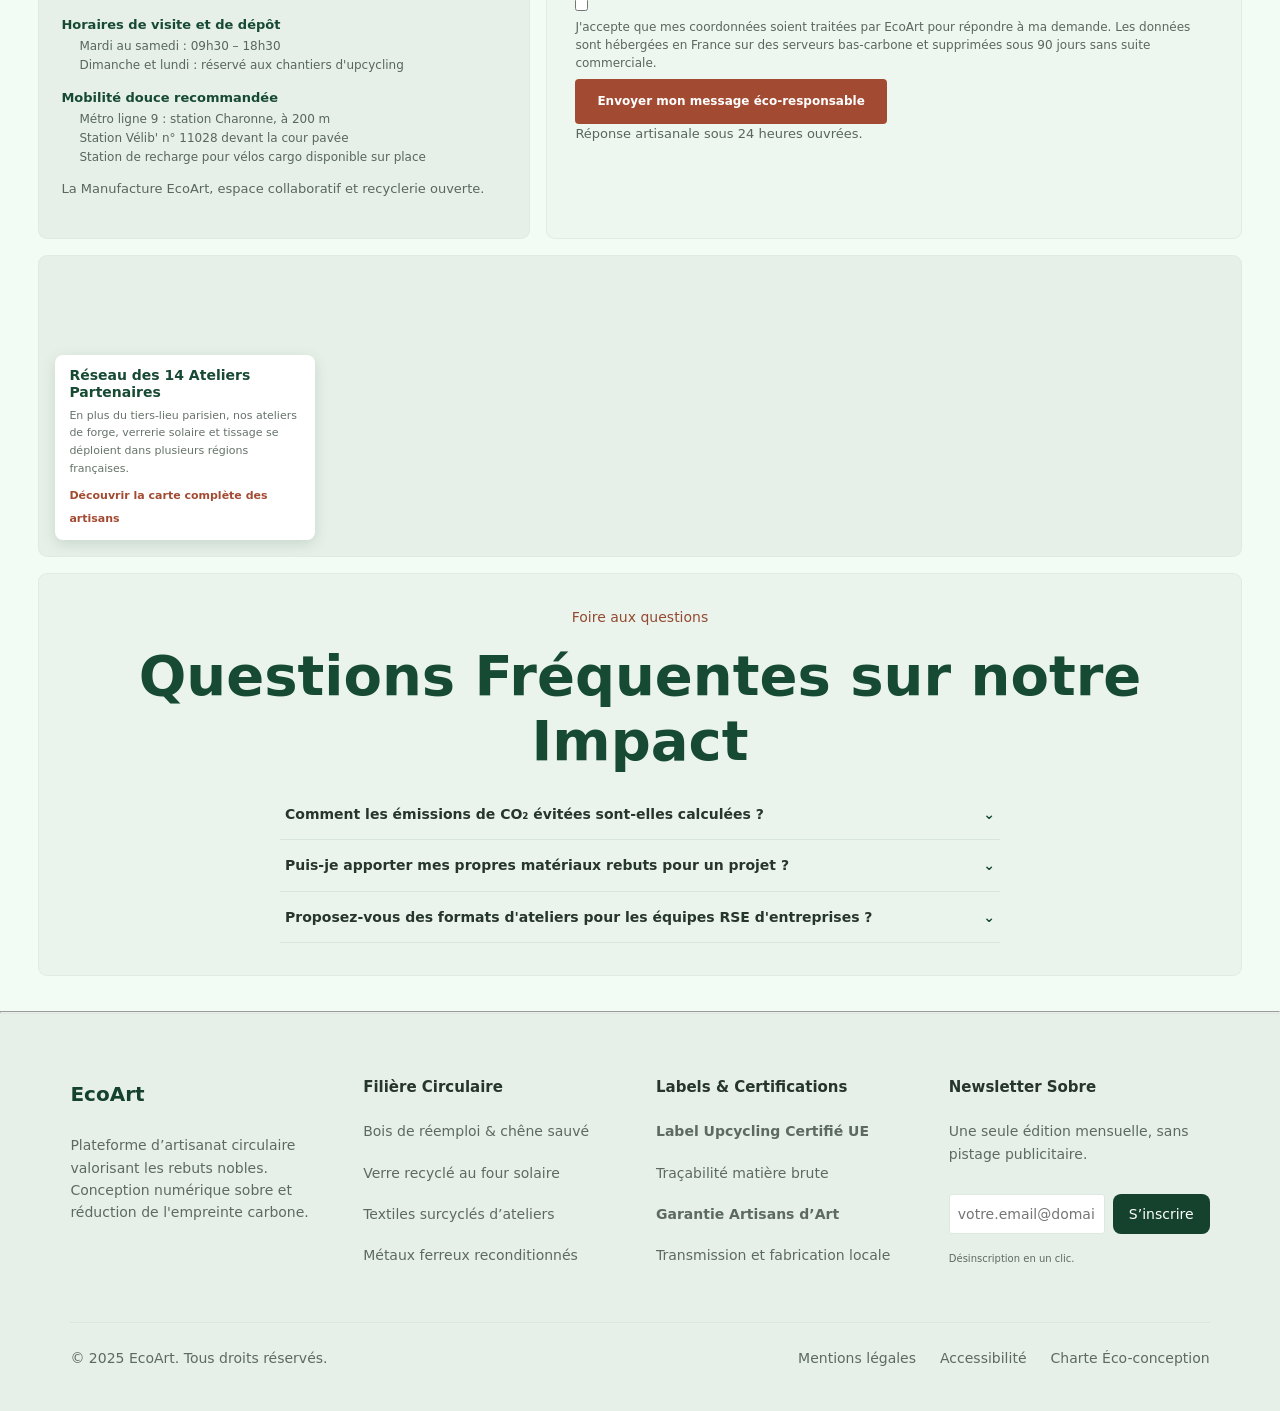
<file: impact.html>
<!DOCTYPE html>
<html lang="fr">
 
<head>
    <meta charset="UTF-8">
    <meta name="viewport" content="width=device-width, initial-scale=1.0">
    <title>EcoArt - Impact & Contact</title>
    <link rel="stylesheet" href="css/variables.css">
    <link rel="stylesheet" href="css/impact.css">
    <link rel="stylesheet" href="css/navbar.css">
    <link rel="stylesheet" href="css/animations.css">
</head>
 
<body>
 
      
    <header class="site-header">
        <a class="site-brand" href="index.html">
            <img src="assets/images/EcoCraftLogoV2.png" alt="">
            <span>EcoArt</span>
        </a>
        <input class="site-nav-checkbox" type="checkbox" id="site-menu-toggle">
        <label class="site-nav-toggle" for="site-menu-toggle">
            <span class="site-nav-icon" aria-hidden="true"></span>
            <span class="site-sr-only">Ouvrir ou fermer le menu</span>
            <span aria-hidden="true">Menu</span>
        </label>
        <nav class="site-navigation" aria-label="Navigation principale">
            <div class="site-nav-links">
                <a href="index.html">Accueil</a>
                <a href="produits.html">Catalogue</a>
                <a href="services.html">Ateliers &amp; Services</a>
                <a href="artisans.html">Nos Artisans</a>
                <a href="impact.html" aria-current="page">Impact &amp; Contact</a>
            </div>
        </nav>
    </header>
   
       
  
 
    <!-- Section principale -->
    <section id="accueil">
      <div class="audit">
        <p class="audit2">
            Audit de circularité et dialogue ouvert.
        </p>
      </div>
        <h1 class="first-titre">Notre Empreinte Positive & Parlons-en</h1>
    <div>
      <div class="border-mise-a-jour">
        <p class="misee">MISE À JOUR CERTIFIÉE</p><br>
        <p class="mise2">T1 2025 · Norme ADEME</p>
 
      </div>
 
 
    </div>
    </section>
 
    <hr>
 
    <main>
 
        <!-- Section : Indicateurs d'impact -->
        <section id="impact">
 
 
 
            <article>
                <h3 class="color-unite1">18 450 <span class="firts-unite"> kg</span> </h3> 
                
                <p><strong>Rebuts nobles valorisés</strong></p>
                <p>
                    Chutes d'ateliers, bois de charpente
                    et rebuts industriels recyclés.
                </p>
            </article>
            <article>
                <h3 class="color-unite2">32,8  <span class="co-font"> t CO₂e </span></h3>
                <p><strong>Émissions évitées</strong></p>
                <p>
                    Comparaison avec la production industrielle
                    d'équivalents neufs non circulaires.
                </p>
            </article>
            <article>
                <h3 class="color-unite2">820 <span class="color-unite3">hrs</span></h3>
                <p><strong>Transmission & ateliers</strong></p>
                <p>
                    Apprentissage de la réparation,
                    du surcyclage et insertion locale.
                </p>
            </article>
            <article>
                <h3 class="color-unite2">142 000 <span class="L-font"> L</span></h3>
                <p><strong>Eau potable préservée</strong></p>
                <p>
                    Procédés de décapage et de teinture végétale
                    à circuit fermé.
                </p>
            </article>
 
 
 
        </section>
 
        <hr>
 
        <!-- Section : Répartition des matériaux -->
        <section id="materiaux">
 
            <p>TYPOLOGIE DES FLUX</p>
 
            <h2>Répartition par matière surcyclée</h2>
 
            <p><strong>100 % revalorisé</strong></p>
 
            <p>
                Chaque flux de déchet est répertorié par son origine d'extraction géolocalisée (dans un
             rayon moyen de 48 km autour des ateliers régionaux).
            </p>
 
            <ul>
                <li>
                    Bois massif de réemploi et chêne sauvé :
                    <strong>40 %</strong>
                </li>
 
                <li>
                    Lin et toiles de coton upcyclés :
                    <strong>25 %</strong>
                </li>
 
                <li>
                    Verre calcin soufflé artisanal :
                    <strong>20 %</strong>
                </li>
 
                <li>
                    Plastiques techniques thermo-pressés :
                    <strong>15 %</strong>
                </li>
            </ul>
                        <div class="cycle-card">
     <svg class="cycle-ring" viewBox="0 0 70 70" aria-hidden="true">
    <circle cx="35" cy="35" r="30" stroke="#20543b" stroke-dasharray="47.1 141.4" stroke-dashoffset="0"/>
    <circle cx="35" cy="35" r="30" stroke="#386d52" stroke-dasharray="47.1 141.4" stroke-dashoffset="-94.2"/>
    <circle cx="35" cy="35" r="30" stroke="#a34b32" stroke-dasharray="47.1 141.4" stroke-dashoffset="-47.1"/>
    <circle cx="35" cy="35" r="30" stroke="#f19a7e" stroke-dasharray="47.1 141.4" stroke-dashoffset="-141.3"/>
     </svg>
                <div class="cycle-texte">
                    <h3>Cycle Neutre Matière</h3>
                    <p>Zéro transport aérien, collage bio-sourcé sans solvant volatile.</p>
                </div>
 
                <a class="cycle-lien" href="rapport-rse.pdf">
                    Télécharger le rapport RSE
                    <svg width="14" height="14" viewBox="0 0 14 14" fill="none" stroke="currentColor" stroke-width="1.6" stroke-linecap="round" stroke-linejoin="round" aria-hidden="true">
                        <path d="M3 11L11 3M4.5 3H11v6.5"/>
                    </svg>
                </a>
            </div>
 
        </section>
 
        <hr>
 
        <!-- Section : Méthodologie -->
        <section id="methodologie">
 
            <p>AUDIT INDÉPENDANT</p>
 
            <h2>Méthodologie de Calcul Éco-Index</h2>
 
            <p>
                Tous nos indicateurs sont audités semestriellement
                selon les règles de l'Analyse du Cycle de Vie (ACV),
                du berceau au réemploi.
            </p>
 
            <p>
                Chaque flux de déchet est répertorié selon son
                origine géolocalisée, dans un rayon moyen de
                48 km autour des ateliers régionaux.
            </p>
 
            <ul>
                <li>Norme ISO 14044 pour le bilan matière</li>
                <li>Certification Ateliers d'Art de France</li>
                <li>Index Éco-responsabilité numérique : 94/100</li>
            </ul>
 
        </section>
 
        <hr>
 
        <!-- Section : Traçabilité des matériaux -->
        <section id="tracabilite">
 
            <p>TRAÇABILITÉ MATIÈRE</p>
 
            <h2>Le carnet d'identité de l'objet</h2>
 
            <img

                src="../EcoArt/assets/images/wood0.png"



                alt="Bois recyclé"
                width="300">
 
            <p>
                Chaque création EcoArt est associée à un numéro
                de lot mentionnant le site d'extraction d'origine.
            </p>
 
            <h3>Cycle neutre matière</h3>
 
            <ul>
                <li>Zéro transport aérien</li>
                <li>Collage biosourcé sans solvant volatil</li>
            </ul>
 
            <p>
                <a href="rapport-rse.pdf">
                    Télécharger le rapport RSE
                </a>
            </p>
 
        </section>
 
        <hr>
 
        <!-- Section : Atelier et informations pratiques -->
        <section id="atelier">
 
            <p>PROXIMITÉ & RENCONTRE</p>
 
            <h2>Atelier Central & Pôle Créatif</h2>
 
            <p>
                Venez toucher les matières, échanger avec les
                maîtres artisans ou déposer vos gisements
                réemployables.
            </p>
 
            <img

                src="../EcoArt/assets/images/wood.png"



                alt="Atelier artisanal EcoArt"
                width="300">
 
            <h3>Adresse de l'atelier</h3>
 
            <address>
                42 Rue des Fondeurs Circulaires<br>
                75011 Paris, France
            </address>
 
            <h3>Ligne directe & courriel</h3>
 
            <p>Contact : Claire Delatour</p>
 
            <p>
                Téléphone :
                <a href="tel:+33189452010">
                    +33 (0)1 89 45 20 10
                </a>
            </p>
 
            <p>
                Courriel :
                <a href="mailto:contact@ecoart-artisans.fr">
                    contact@ecoart-artisans.fr
                </a>
            </p>
 
            <h3>Horaires de visite et de dépôt</h3>
 
            <ul>
                <li>Mardi au samedi : 09h30 – 18h30</li>
                <li>
                    Dimanche et lundi :
                    réservé aux chantiers d'upcycling
                </li>
            </ul>
 
            <h3>Mobilité douce recommandée</h3>
 
            <ul>
                <li>Métro ligne 9 : station Charonne, à 200 m</li>
                <li>Station Vélib' n° 11028 devant la cour pavée</li>
                <li>
                    Station de recharge pour vélos cargo disponible
                    sur place
                </li>
            </ul>
 
            <p>
                La Manufacture EcoArt, espace collaboratif
                et recyclerie ouverte.
            </p>
 
        </section>
 
        <hr>
 
        <!-- Section : Formulaire de contact -->
        <section id="contact">
 
            <p>ÉCRIVEZ-NOUS</p>
 
            <h2>Initier un Échange ou un Projet</h2>
 
            <p>
                Que vous soyez un particulier en quête d'une
                pièce sur mesure, une entreprise préparant
                des cadeaux d'affaires RSE ou un artisan
                souhaitant rejoindre la coopérative,
                contactez notre équipe.
            </p>
 
            <form action="#" method="post">
 
                <!-- Champ du nom -->
                <label for="nom">Nom & Prénom *</label><br>
                <input
                    type="text"
                    id="nom"
                    name="nom"
                    placeholder="Votre nom et prénom"
                    required>
                <br><br>
 
                <!-- Champ du courriel -->
                <label for="email">Adresse courriel *</label><br>
                <input
                    type="email"
                    id="email"
                    name="email"
                    placeholder="votre@email.fr"
                    required>
                <br><br>
 
                <!-- Catégorie de la demande -->
                <label for="sujet">Nature de la demande *</label><br>
 
                <select id="sujet" name="sujet" required>
                    <option value="">Sélectionnez une catégorie</option>
                    <option value="particulier">
                        Projet particulier
                    </option>
                    <option value="partenariat">
                        Partenariat professionnel
                    </option>
                    <option value="matieres">
                        Dépôt de matières
                    </option>
                    <option value="atelier">
                        Atelier et visite
                    </option>
                    <option value="artisan">
                        Rejoindre la coopérative
                    </option>
                    <option value="autre">
                        Autre demande
                    </option>
                </select>
 
                <br><br>
 
                <!-- Message détaillé -->
                <label for="message">
                    Votre message détaillé *
                </label><br>
 
                <textarea
                    id="message"
                    name="message"
                    rows="6"
                    cols="40"
                    placeholder="Parlez-nous de vos dimensions souhaitées, de vos matières à réemployer, de vos volumes ou de vos délais..."
                    required></textarea>
 
                <br><br>
 
                <!-- Consentement pour les données personnelles -->
                <input
                    type="checkbox"
                    id="consentement"
                    name="consentement"
                    required>
 
                <label for="consentement">
                    J'accepte que mes coordonnées soient traitées
                    par EcoArt pour répondre à ma demande.
                    Les données sont hébergées en France sur des
                    serveurs bas-carbone et supprimées sous
                    90 jours sans suite commerciale.
                </label>
 
                <br><br>
 
                <!-- Bouton d'envoi -->
                <button type="submit">
                    Envoyer mon message éco-responsable
                </button>
 
            </form>
 
            <p>
                Réponse artisanale sous 24 heures ouvrées.
            </p>
 
        </section>
 
        <hr>
 
        <!-- Section : Réseau des ateliers partenaires -->
        <section id="partenaires">
 
            <iframe src="https://www.google.com/maps/embed?pb=!1m14!1m8!1m3!1d31970.38597479322!2d-9.2350864!3d32.2930412!3m2!1i1024!2i768!4f13.1!3m3!1m2!1s0xdac211719897669%3A0x6f59fa5bb517f58a!2sYoucode%20Safi!5e1!3m2!1sen!2sma!4v1792067102375!5m2!1sen!2sma" width="600" height="450" style="border:0;" allowfullscreen="" loading="lazy" referrerpolicy="strict-origin-when-cross-origin"></iframe>
 
            <div class="carte-info">
                <h2>Réseau des 14 Ateliers Partenaires</h2>
 
                <p>
                    En plus du tiers-lieu parisien, nos ateliers
                    de forge, verrerie solaire et tissage se
                    déploient dans plusieurs régions françaises.
                </p>
 
                <a href="artisans.html">
                    Découvrir la carte complète des artisans
                </a>
            </div>
 
        </section>
 
        <hr>
 
        <!-- Section : Réseau et localisation -->
        <section id="carte">
 
            <h2>Réseau des 14 Ateliers Partenaires</h2>
 
            <p>
                Découvrez notre réseau d'artisans et nos ateliers
                de réemploi dans différentes régions françaises.
            </p>
 
            <p>
                <a href="artisans.html">
                    Consulter la carte des ateliers partenaires
                </a>
            </p>
 
        </section>
 
        <hr>
 

        <section id="faq">
 
            <p class="petit-titre">Foire aux questions</p>
            <h1>Questions Fréquentes sur notre Impact</h1>
 
            <details>
                <summary>
                    Comment les émissions de CO₂ évitées
                    sont-elles calculées ?
                </summary>
 
                <p>
                    Nous comparons l'impact des matières
                    réemployées à celui de produits neufs
                    équivalents, selon les principes de
                    l'Analyse du Cycle de Vie (ACV).
                </p>
            </details>
 
            <details>
                <summary>
                    Puis-je apporter mes propres matériaux
                    rebuts pour un projet ?
                </summary>
 
                <p>
                    Oui, vous pouvez nous contacter pour présenter
                    vos matériaux et discuter des possibilités
                    de réemploi avec notre équipe.
                </p>
            </details>
 
            <details>
                <summary>
                    Proposez-vous des formats d'ateliers
                    pour les équipes RSE d'entreprises ?
                </summary>
 
                <p>
                    Oui, nous proposons des ateliers autour
                    du réemploi, de la réparation et de la
                    création responsable.
                </p>
            </details>
 
        </section>
 
    </main>
 
    <hr>
 
    <!-- FOOTER   -->

<footer class="site-footer" id="footer">
    <div class="container footer-grid">
 
        <div class="footer-column">
            <a href="index.html" class="logo"> EcoArt</a>
            <p>
                Plateforme d’artisanat circulaire valorisant les rebuts
                nobles. Conception numérique sobre et réduction
                de l'empreinte carbone.
            </p>
        </div>
 
        <div class="footer-column">
            <h3>Filière Circulaire</h3>
            <p>Bois de réemploi &amp; chêne sauvé</p>
            <p>Verre recyclé au four solaire</p>
            <p>Textiles surcyclés d’ateliers</p>
            <p>Métaux ferreux reconditionnés</p>
        </div>
 
        <div class="footer-column">
            <h3>Labels &amp; Certifications</h3>
            <p><strong>Label Upcycling Certifié UE</strong></p>
            <p>Traçabilité matière brute</p>
            <p><strong>Garantie Artisans d’Art</strong></p>
            <p>Transmission et fabrication locale</p>
        </div>
 
        <div class="footer-column">
            <h3>Newsletter Sobre</h3>
            <p>Une seule édition mensuelle, sans pistage publicitaire.</p>
 
            <form class="newsletter-form" action="#" method="post">
                <label class="visually-hidden" for="newsletter-email">
                    Votre adresse e-mail
                </label>
                <input
                    type="email"
                    id="newsletter-email"
                    name="newsletter-email"
                    placeholder="votre.email@domaine.fr"
                    required
                >
                <button type="submit">S’inscrire</button>
            </form>
 
            <small>Désinscription en un clic.</small>
        </div>
 
    </div>
 
    <div class="container footer-bottom">
        <p>© 2025 EcoArt. Tous droits réservés.</p>
        <a href="">Mentions légales</a>
        <a href="index.html">Accessibilité</a>
        <a href="impact.html">Charte Éco-conception</a>
    </div>
</footer>
 
</body>
</html>
</file>
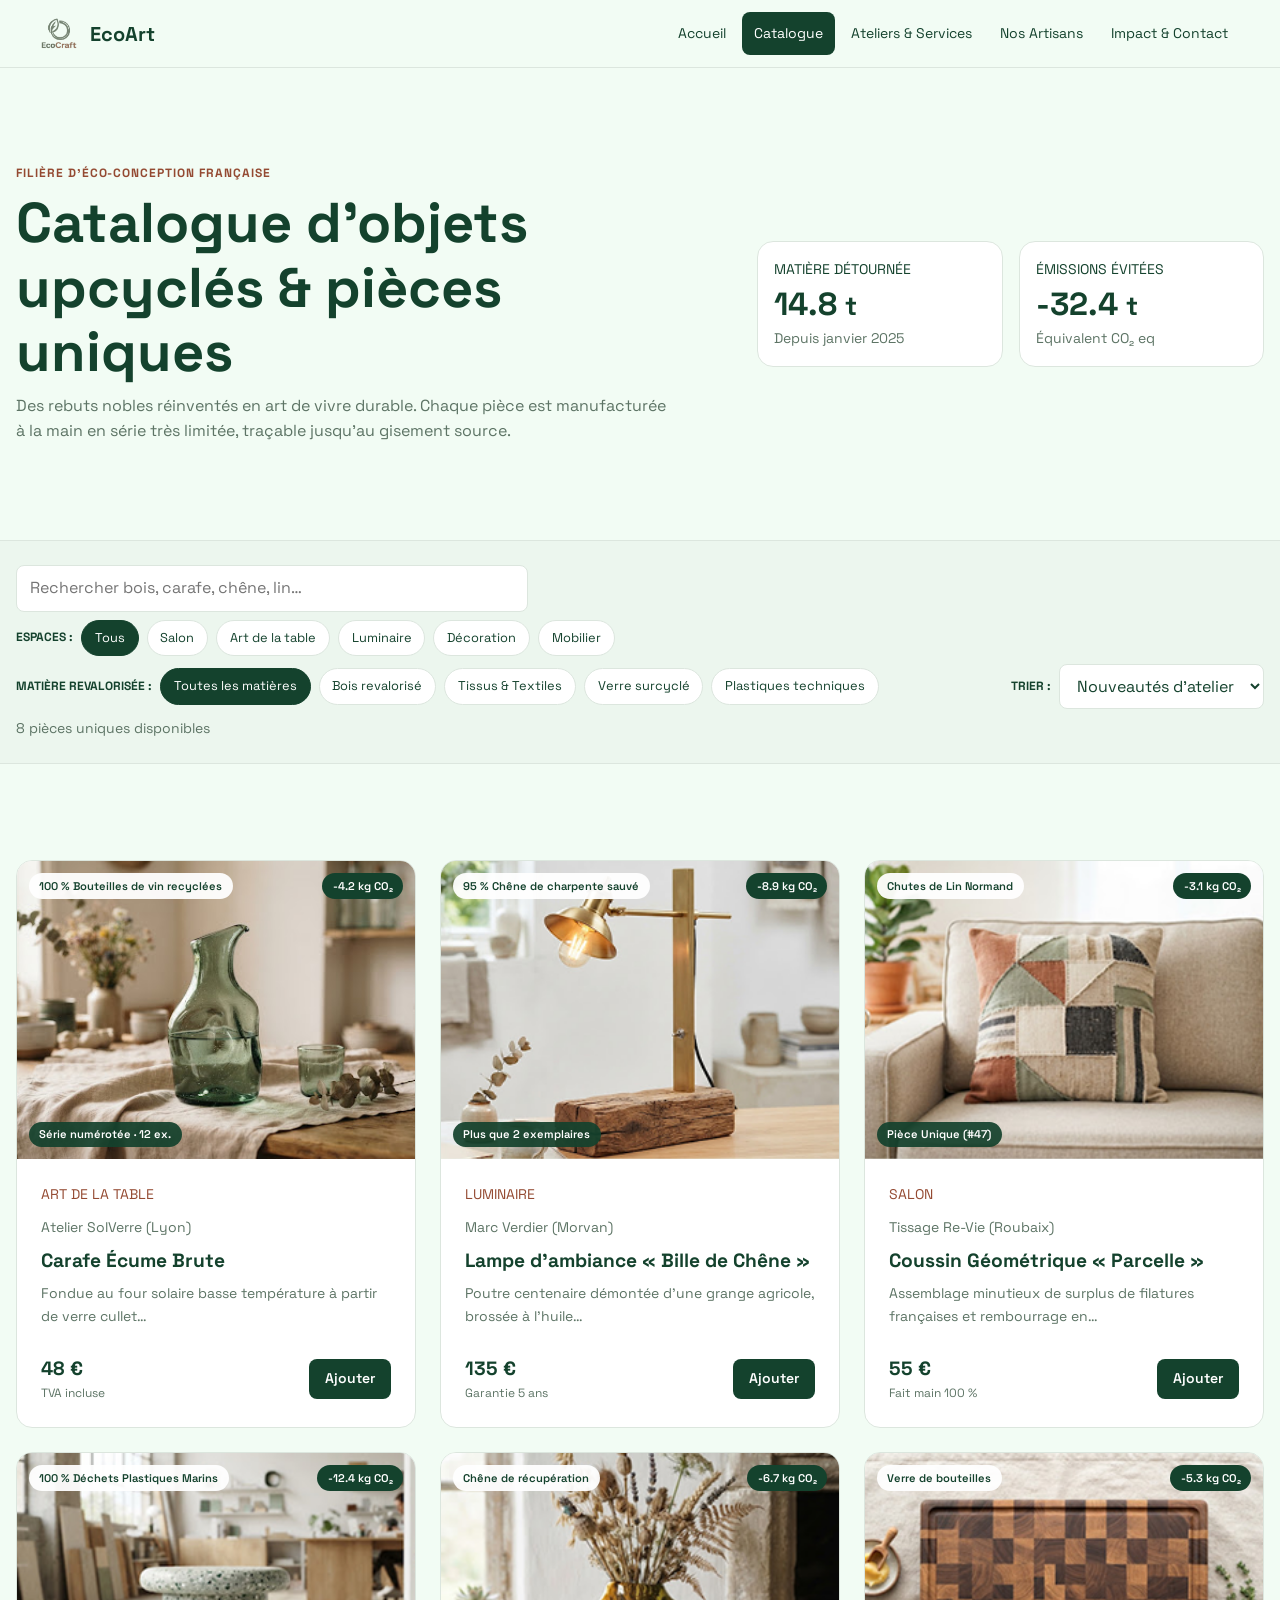
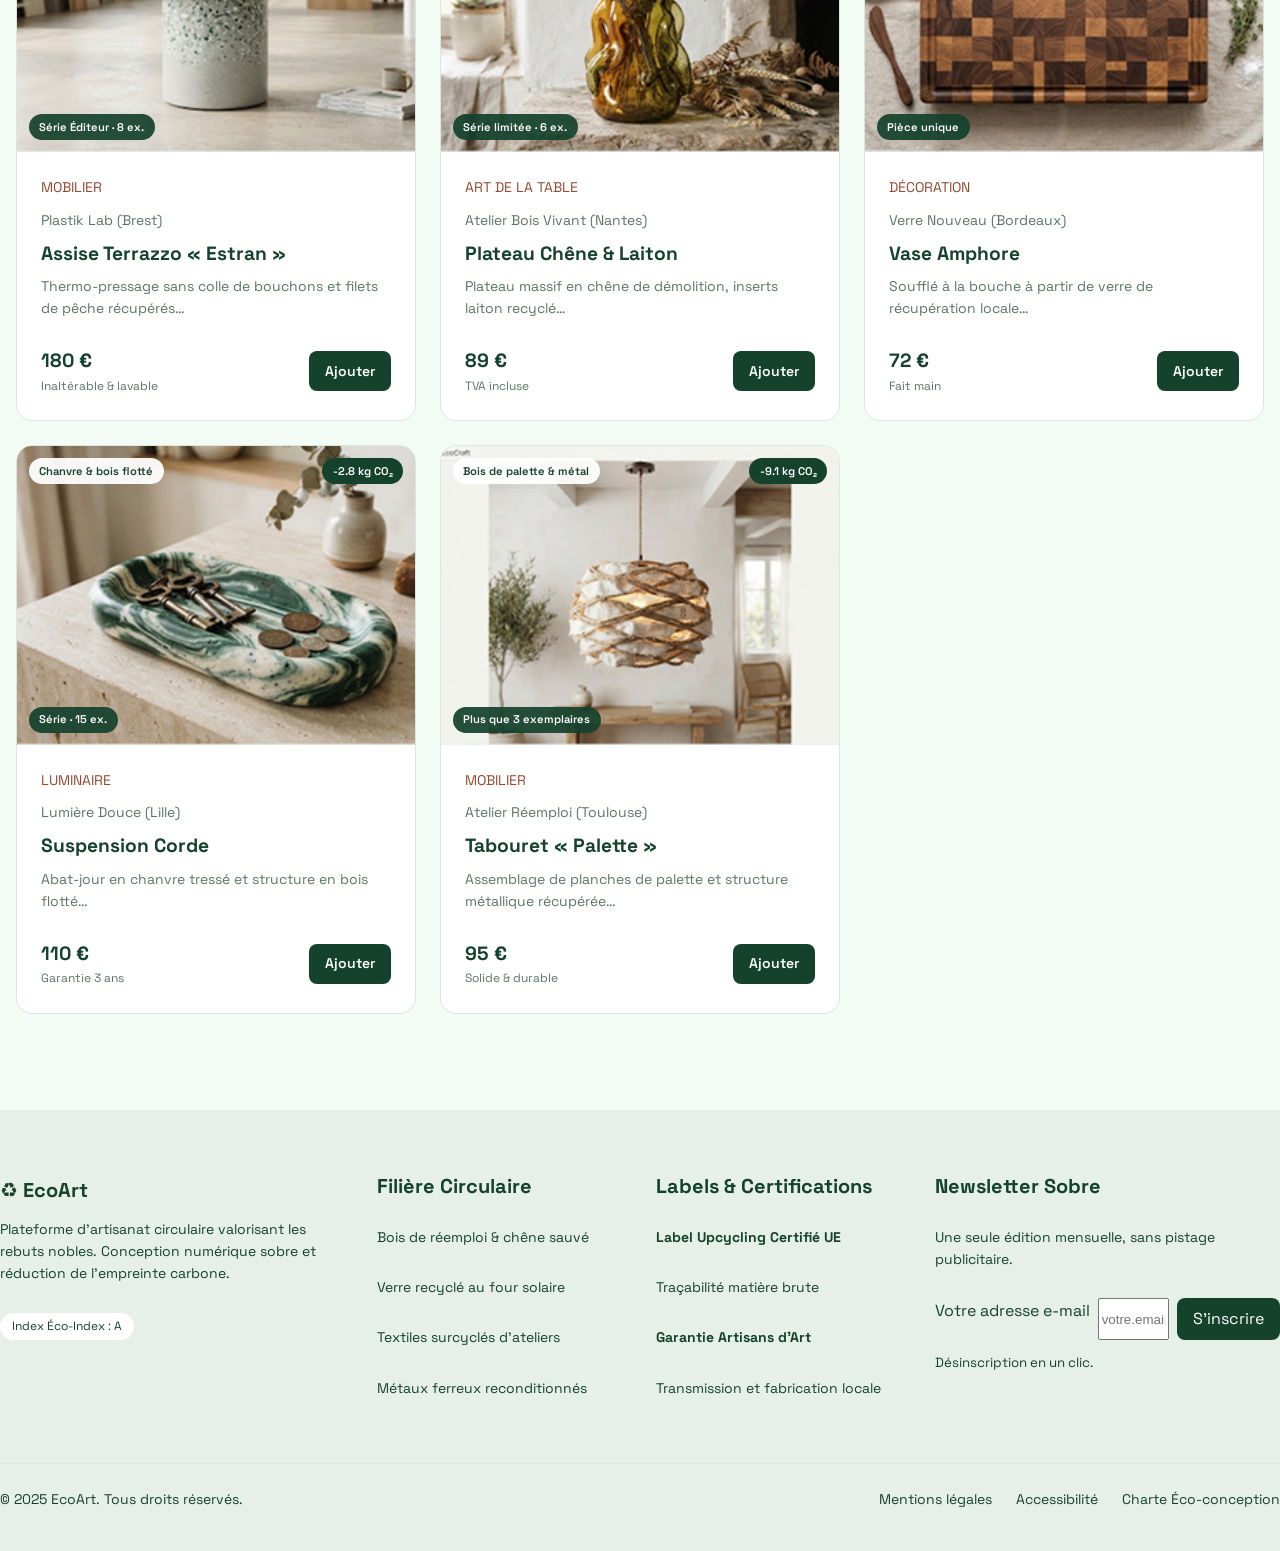
<file: produits.html>
<!DOCTYPE html>
<html lang="fr">
<head>
    <meta charset="UTF-8">
    <meta name="viewport" content="width=device-width, initial-scale=1.0">
    <meta name="description" content="Découvrez notre catalogue d’objets artisanaux upcyclés, fabriqués localement à partir de matières revalorisées.">
    <title>EcoArt | Catalogue d’objets upcyclés</title>
    <link rel="preconnect" href="https://fonts.googleapis.com">
  <link rel="preconnect" href="https://fonts.gstatic.com" crossorigin>
  <link href="https://fonts.googleapis.com/css2?family=Space+Grotesk:wght@400;500;600;700&display=swap" rel="stylesheet">
    <link rel="stylesheet" href="css/variables.css">
    <link rel="stylesheet" href="css/style.css">
    <link rel="stylesheet" href="css/navbar.css">
    <link rel="stylesheet" href="css/produit.css">
    <link rel="stylesheet" href="css/animations.css">


</head>
<body>

    <header class="site-header">
        <a class="site-brand" href="index.html">
            <img src="assets/images/EcoCraftLogoV2.png" alt="">
            <span>EcoArt</span>
        </a>
        <input class="site-nav-checkbox" type="checkbox" id="site-menu-toggle">
        <label class="site-nav-toggle" for="site-menu-toggle">
            <span class="site-nav-icon" aria-hidden="true"></span>
            <span class="site-sr-only">Ouvrir ou fermer le menu</span>
            <span aria-hidden="true">Menu</span>
        </label>
        <nav class="site-navigation" aria-label="Navigation principale">
            <div class="site-nav-links">
                <a href="index.html">Accueil</a>
                <a href="produits.html" aria-current="page">Catalogue</a>
                <a href="services.html">Ateliers &amp; Services</a>
                <a href="artisans.html">Nos Artisans</a>
                <a href="impact.html">Impact &amp; Contact</a>
            </div>
        </nav>
    </header>


    <main id="main" class="catalogue-page">

    <!-- Intro + key figures -->
    <section class="section">
      <div class="container intro">
        <div>
          <p class="kicker">FILIÈRE D’ÉCO-CONCEPTION FRANÇAISE</p>
          <h1>Catalogue d’objets upcyclés & pièces uniques</h1>
          <p class="light">
            Des rebuts nobles réinventés en art de vivre durable. Chaque pièce est manufacturée à la main en série très limitée, traçable jusqu’au gisement source.
          </p>
        </div>

        <div class="figures">
          <div class="figure">
            <p class="small">MATIÈRE DÉTOURNÉE</p>
            <p class="big">14.8 <small>t</small></p>
            <p class="small light">Depuis janvier 2025</p>
          </div>
          <div class="figure">
            <p class="small">ÉMISSIONS ÉVITÉES</p>
            <p class="big">-32.4 <small>t</small></p>
            <p class="small light">Équivalent CO₂ eq</p>
          </div>
        </div>
      </div>
    </section>

    <!-- Filters -->
    <section class="filters">
      <div class="container">
        <input type="search" class="search" placeholder="Rechercher bois, carafe, chêne, lin…" aria-label="Rechercher un produit">

        <div class="chips">
          <p>ESPACES :</p>
          <button class="chip" aria-pressed="true">Tous</button>
          <button class="chip">Salon</button>
          <button class="chip">Art de la table</button>
          <button class="chip">Luminaire</button>
          <button class="chip">Décoration</button>
          <button class="chip">Mobilier</button>
        </div>

        <div class="row">
          <div class="chips">
            <p>MATIÈRE REVALORISÉE :</p>
            <button class="chip" aria-pressed="true">Toutes les matières</button>
            <button class="chip">Bois revalorisé</button>
            <button class="chip">Tissus & Textiles</button>
            <button class="chip">Verre surcyclé</button>
            <button class="chip">Plastiques techniques</button>
          </div>

          <div class="sort">
            <label for="sort">TRIER :</label>
            <select id="sort">
              <option selected>Nouveautés d’atelier</option>
              <option>Prix croissant</option>
              <option>Prix décroissant</option>
              <option>Impact CO₂</option>
            </select>
          </div>
        </div>

        <p class="count">8 pièces uniques disponibles</p>
      </div>
    </section>

    <!-- Product grid -->
    <section class="section">
      <div class="container">
        <div class="grid">

          <!-- Card 1 -->
          <article class="card">
            <div class="photo">
              <img src="assets/images/photo1.jpg" alt="Carafe Écume Brute">
              <span class="badge">100 % Bouteilles de vin recyclées</span>
              <span class="badge badge-right">-4.2 kg CO₂</span>
              <span class="badge badge-bottom">Série numérotée · 12 ex.</span>
            </div>
            <div class="card-body">
              <p class="small brown">ART DE LA TABLE</p>
              <p class="small light">Atelier SolVerre (Lyon)</p>
              <h2>Carafe Écume Brute</h2>
              <p class="light">Fondue au four solaire basse température à partir de verre cullet…</p>
              <div class="price-row">
                <p class="price">48 € <small>TVA incluse</small></p>
                <button class="btn btn-green btn-small">Ajouter</button>
              </div>
            </div>
          </article>

          <!-- Card 2 -->
          <article class="card">
            <div class="photo">
              <img src="assets/images/photo2.png" alt="Lampe d’ambiance Bille de Chêne">
              <span class="badge">95 % Chêne de charpente sauvé</span>
              <span class="badge badge-right">-8.9 kg CO₂</span>
              <span class="badge badge-bottom">Plus que 2 exemplaires</span>
            </div>
            <div class="card-body">
              <p class="small brown">LUMINAIRE</p>
              <p class="small light">Marc Verdier (Morvan)</p>
              <h2>Lampe d’ambiance « Bille de Chêne »</h2>
              <p class="light">Poutre centenaire démontée d’une grange agricole, brossée à l’huile…</p>
              <div class="price-row">
                <p class="price">135 € <small>Garantie 5 ans</small></p>
                <button class="btn btn-green btn-small">Ajouter</button>
              </div>
            </div>
          </article>

          <!-- Card 3 -->
          <article class="card">
            <div class="photo">
              <img src="assets/images/photo3.png" alt="Coussin Géométrique Parcelle">
              <span class="badge">Chutes de Lin Normand</span>
              <span class="badge badge-right">-3.1 kg CO₂</span>
              <span class="badge badge-bottom">Pièce Unique (#47)</span>
            </div>
            <div class="card-body">
              <p class="small brown">SALON</p>
              <p class="small light">Tissage Re-Vie (Roubaix)</p>
              <h2>Coussin Géométrique « Parcelle »</h2>
              <p class="light">Assemblage minutieux de surplus de filatures françaises et rembourrage en…</p>
              <div class="price-row">
                <p class="price">55 € <small>Fait main 100 %</small></p>
                <button class="btn btn-green btn-small">Ajouter</button>
              </div>
            </div>
          </article>

          <!-- Card 4 -->
          <article class="card">
            <div class="photo">
              <img src="assets/images/photo4.png" alt="Assise Terrazzo Estran">
              <span class="badge">100 % Déchets Plastiques Marins</span>
              <span class="badge badge-right">-12.4 kg CO₂</span>
              <span class="badge badge-bottom">Série Éditeur · 8 ex.</span>
            </div>
            <div class="card-body">
              <p class="small brown">MOBILIER</p>
              <p class="small light">Plastik Lab (Brest)</p>
              <h2>Assise Terrazzo « Estran »</h2>
              <p class="light">Thermo-pressage sans colle de bouchons et filets de pêche récupérés…</p>
              <div class="price-row">
                <p class="price">180 € <small>Inaltérable & lavable</small></p>
                <button class="btn btn-green btn-small">Ajouter</button>
              </div>
            </div>
          </article>

          <!-- Card 5 -->
          <article class="card">
            <div class="photo">
              <img src="assets/images/photo5.png" alt="Plateau Chêne & Laiton">
              <span class="badge">Chêne de récupération</span>
              <span class="badge badge-right">-6.7 kg CO₂</span>
              <span class="badge badge-bottom">Série limitée · 6 ex.</span>
            </div>
            <div class="card-body">
              <p class="small brown">ART DE LA TABLE</p>
              <p class="small light">Atelier Bois Vivant (Nantes)</p>
              <h2>Plateau Chêne & Laiton</h2>
              <p class="light">Plateau massif en chêne de démolition, inserts laiton recyclé…</p>
              <div class="price-row">
                <p class="price">89 € <small>TVA incluse</small></p>
                <button class="btn btn-green btn-small">Ajouter</button>
              </div>
            </div>
          </article>

          <!-- Card 6 -->
          <article class="card">
            <div class="photo">
              <img src="assets/images/photo6.png" alt="Vase Amphore Verre">
              <span class="badge">Verre de bouteilles</span>
              <span class="badge badge-right">-5.3 kg CO₂</span>
              <span class="badge badge-bottom">Pièce unique</span>
            </div>
            <div class="card-body">
              <p class="small brown">DÉCORATION</p>
              <p class="small light">Verre Nouveau (Bordeaux)</p>
              <h2>Vase Amphore</h2>
              <p class="light">Soufflé à la bouche à partir de verre de récupération locale…</p>
              <div class="price-row">
                <p class="price">72 € <small>Fait main</small></p>
                <button class="btn btn-green btn-small">Ajouter</button>
              </div>
            </div>
          </article>

          <!-- Card 7 -->
          <article class="card">
            <div class="photo">
              <img src="assets/images/photo7.png" alt="Suspension Corde Chanvre">
              <span class="badge">Chanvre & bois flotté</span>
              <span class="badge badge-right">-2.8 kg CO₂</span>
              <span class="badge badge-bottom">Série · 15 ex.</span>
            </div>
            <div class="card-body">
              <p class="small brown">LUMINAIRE</p>
              <p class="small light">Lumière Douce (Lille)</p>
              <h2>Suspension Corde</h2>
              <p class="light">Abat-jour en chanvre tressé et structure en bois flotté…</p>
              <div class="price-row">
                <p class="price">110 € <small>Garantie 3 ans</small></p>
                <button class="btn btn-green btn-small">Ajouter</button>
              </div>
            </div>
          </article>

          <!-- Card 8 -->
          <article class="card">
            <div class="photo">
              <img src="assets/images/photo8.png" alt="Tabouret Bois Récup">
              <span class="badge">Bois de palette & métal</span>
              <span class="badge badge-right">-9.1 kg CO₂</span>
              <span class="badge badge-bottom">Plus que 3 exemplaires</span>
            </div>
            <div class="card-body">
              <p class="small brown">MOBILIER</p>
              <p class="small light">Atelier Réemploi (Toulouse)</p>
              <h2>Tabouret « Palette »</h2>
              <p class="light">Assemblage de planches de palette et structure métallique récupérée…</p>
              <div class="price-row">
                <p class="price">95 € <small>Solide & durable</small></p>
                <button class="btn btn-green btn-small">Ajouter</button>
              </div>
            </div>
          </article>

        </div>
      </div>
    </section>

  </main>


    <footer class="site-footer" id="impact">
        <div class="container footer-grid">

            <div class="footer-column">
                <a href="#accueil" class="logo">♻ EcoArt</a>
                <p>
                    Plateforme d’artisanat circulaire valorisant les rebuts
                    nobles. Conception numérique sobre et réduction
                    de l'empreinte carbone.
                </p>
                <span class="eco-label">Index Éco-Index : A</span>
            </div>

            <div class="footer-column">
                <h3>Filière Circulaire</h3>
                <p>Bois de réemploi & chêne sauvé</p>
                <p>Verre recyclé au four solaire</p>
                <p>Textiles surcyclés d’ateliers</p>
                <p>Métaux ferreux reconditionnés</p>
            </div>

            <div class="footer-column" id="artisans">
                <h3>Labels & Certifications</h3>
                <p><strong>Label Upcycling Certifié UE</strong></p>
                <p>Traçabilité matière brute</p>
                <p><strong>Garantie Artisans d’Art</strong></p>
                <p>Transmission et fabrication locale</p>
            </div>

            <div class="footer-column">
                <h3>Newsletter Sobre</h3>
                <p>Une seule édition mensuelle, sans pistage publicitaire.</p>

                <form class="newsletter-form" action="#" method="post">
                    <label class="visually-hidden" for="newsletter-email">
                        Votre adresse e-mail
                    </label>
                    <input
                        type="email"
                        id="newsletter-email"
                        name="newsletter-email"
                        placeholder="votre.email@domaine.fr"
                        required
                    >
                    <button type="submit">S’inscrire</button>
                </form>

                <small>Désinscription en un clic.</small>
            </div>

        </div>

        <div class="container footer-bottom">
            <p>© 2025 EcoArt. Tous droits réservés.</p>
            <a href="">Mentions légales</a>
            <a href="index.html">Accessibilité</a>
            <a href="impact.html">Charte Éco-conception</a>
        </div>
    </footer>

</body>
</html>
</file>
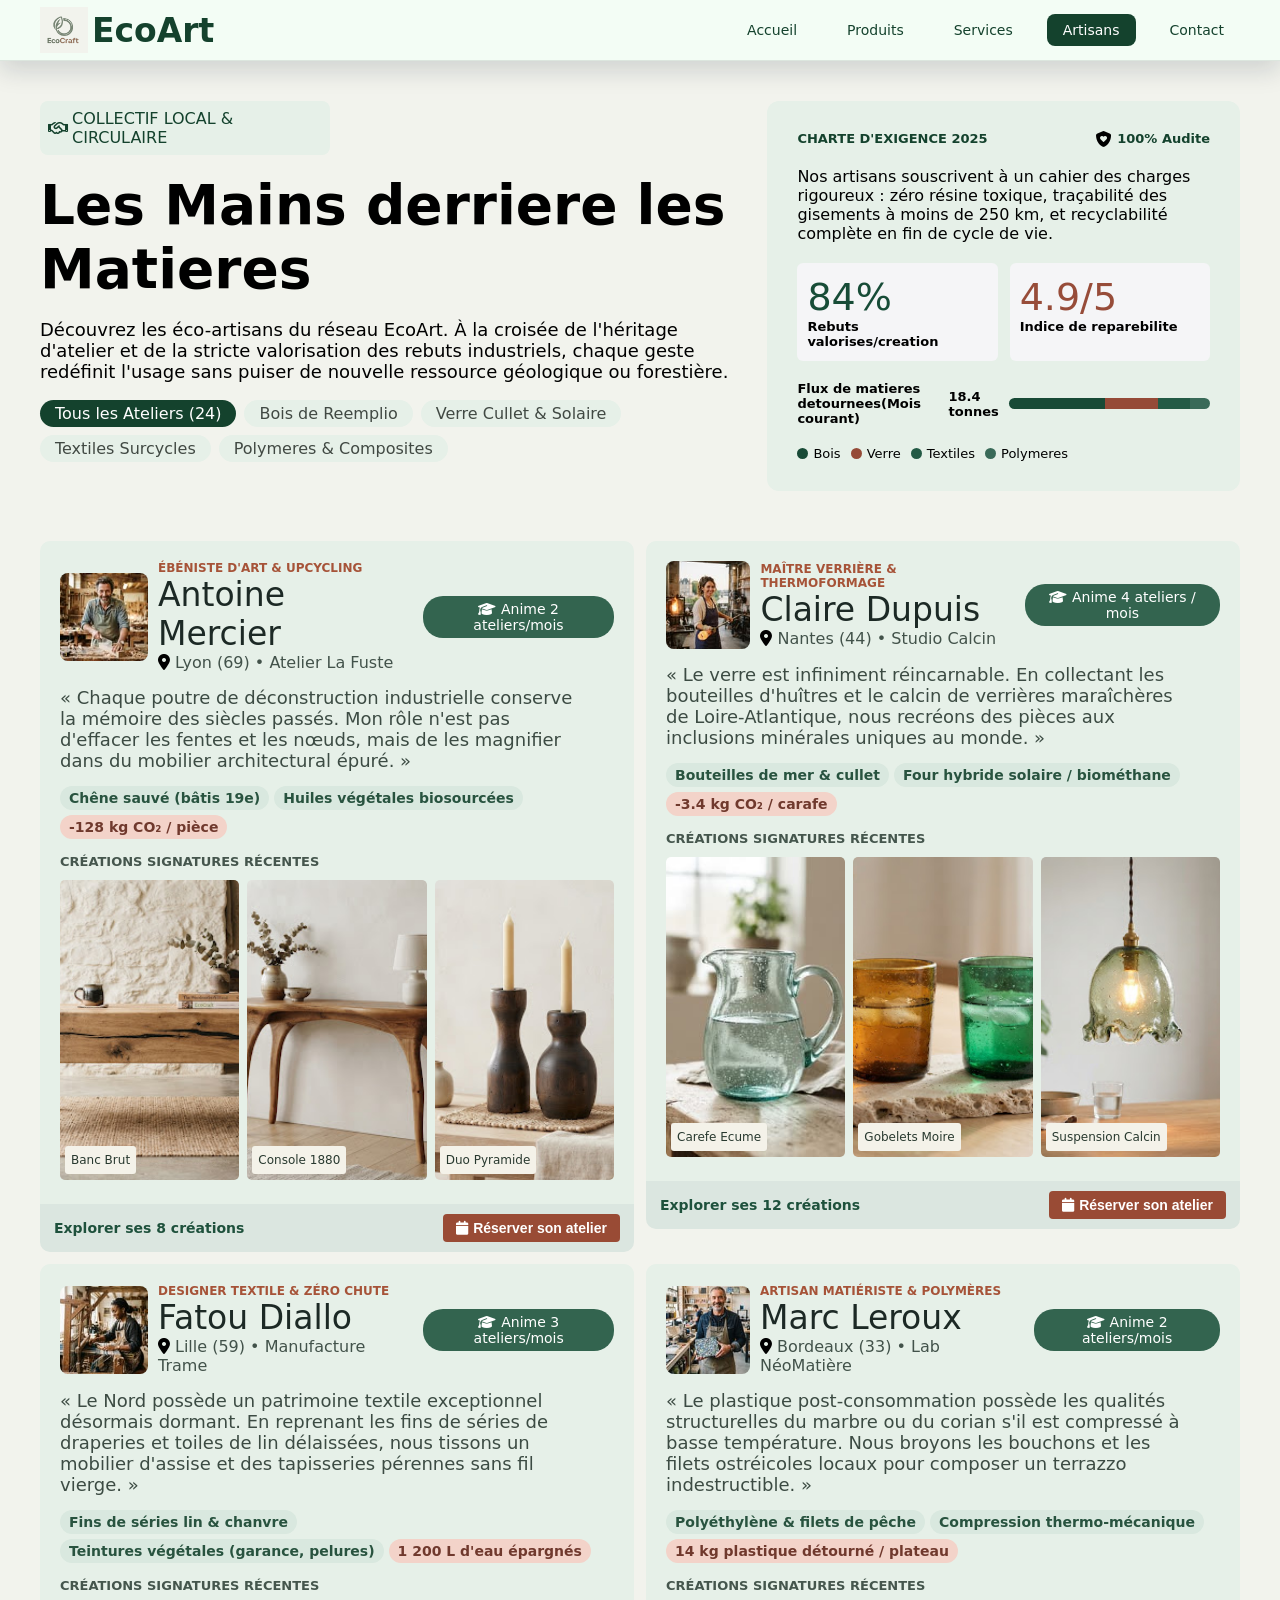
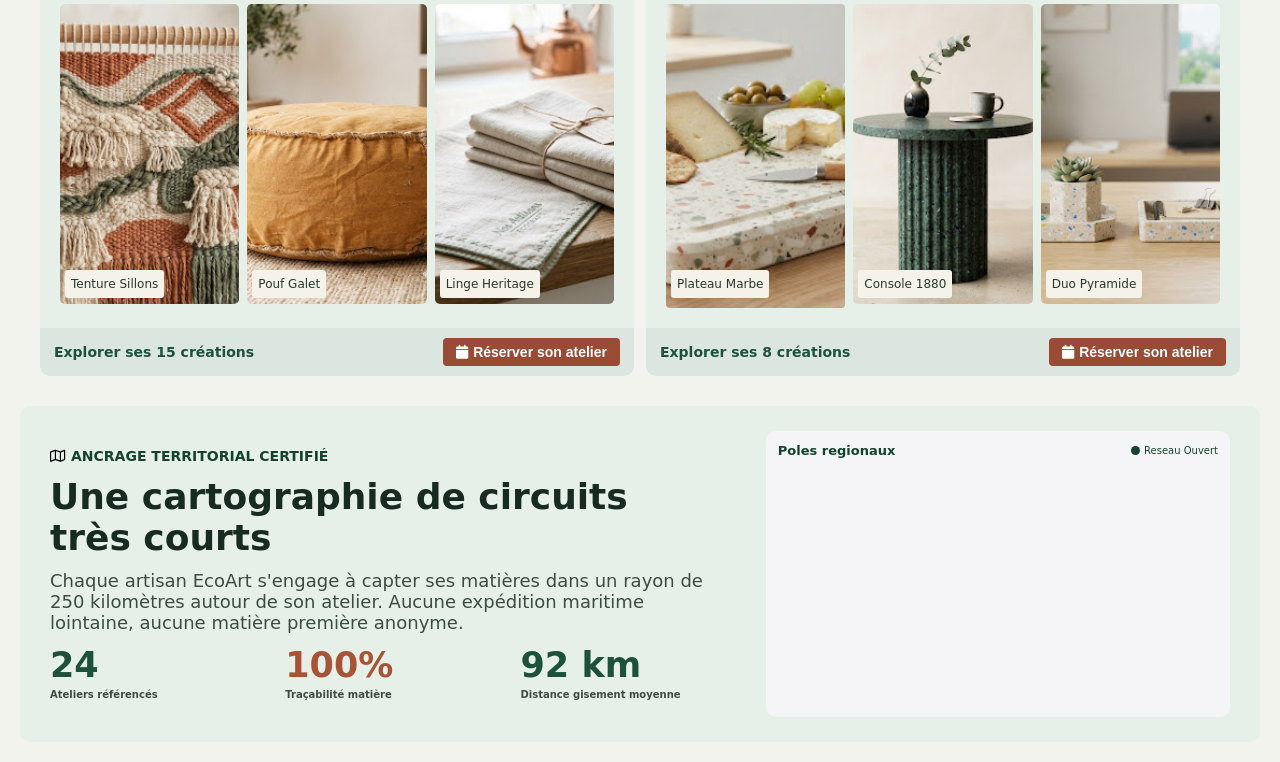
<file: EcoArt/artisans.html>
<!DOCTYPE html>
<html lang="en">
<head>
    <meta charset="UTF-8">
    <meta name="viewport" content="width=device-width, initial-scale=1.0">
    <title>Artisans</title>
    <link rel="stylesheet" href="/css/artisans.css">
    <link rel="icon" href="/assest/images/EcoCraftLogoV2.png" type="image/x-icon">
     <link rel="stylesheet" href="https://cdnjs.cloudflare.com/ajax/libs/font-awesome/6.5.0/css/all.min.css">
</head>
<body>
    <header>
        <div class="logo">
            <img src="/assest/images/EcoCraftLogoV2.png" alt="EcoCraftLogo">
            <p>EcoArt</p>
        </div>
        
        <nav>
            <input type="checkbox" id="check">
      <label for="check"><i class="fa-solid fa-bars" style="color: rgb(0, 0, 0);"></i></label>
          <div class="menu">
            <a href="index.html">Accueil</a>
            <a href="produits.html" >Produits</a>
            <a href="services.html">Services</a>
            <a href="#artisans" class="actif">Artisans</a>
            <a href="impact.html" >Contact</a>
          </div>
        </nav>
    </header>
    <main>
        <!-- section1 -->
        <section class="s1">
            <div class="right1">
                <div class="notif">
                    <i class="fa-regular fa-handshake" style="color: rgb(0, 0, 0);"></i>
                    <p>COLLECTIF LOCAL & CIRCULAIRE</p>
                </div>
                <h1>Les Mains derriere les Matieres</h1>
                <p id="p1">Découvrez les éco-artisans du réseau EcoArt. À la croisée de l'héritage d'atelier et de la stricte
valorisation des rebuts industriels, chaque geste redéfinit l'usage sans puiser de nouvelle
ressource géologique ou forestière.</p>
<div class="list">
                    <p class="active">Tous les Ateliers (24)</p>
                    <p>Bois de Reemplio</p>
                    <p>Verre Cullet & Solaire</p>
                    <p>Textiles Surcycles</p>
                    <p>Polymeres & Composites</p>
                </div>
            </div>
            <div class="left1">
                <div class="head">
                    <p>CHARTE D'EXIGENCE 2025</p>
                    <div class="safe">
                        <i class="fa-solid fa-shield-heart" style="color: rgb(0, 0, 0);"></i>
                        <p>100% Audite</p>
                    </div>
                    
                </div>
                <p id="p2">Nos artisans souscrivent à un cahier des charges rigoureux
: zéro résine toxique, traçabilité des gisements à moins de
250 km, et recyclabilité complète en fin de cycle de vie.</p>
                <div class="data">
                    <div class="data1">
                        <p id="datanum">84%</p>
                        <p>Rebuts valorises/creation</p>
                    </div>
                    <div class="data2">
                        <p id="datanum2">4.9/5</p>
                        <p>Indice de reparebilite</p>
                    </div>
                    </div>
                    <div class="donne">
                        <div class="donne1">
                            <p>Flux de matieres detournees(Mois courant)</p>
                            <p>18.4 tonnes</p>
                        </div>
                        <div class="donne2">
                            <span class="span1"></span>
                            <span class="span2"></span>
                            <span class="span3"></span>
                            <span class="span4"></span>
                        </div>
                    </div>
                    <div class="donnev2">
                        <p id="parad1"><span></span> Bois</p>
                        <p id="parad2"><span></span>Verre</p>
                        <p id="parad3"><span></span>Textiles</p>
                        <p id="parad4"><span></span>Polymeres</p>
                    </div>
                
            </div>
        </section>
        <!-- section2 -->
         <section class="s2">
            <div class="top">
                <div class="par-top">

                    <div class="top1">
                        <div class="profile">
                            <div class="donne">
                                <img src="../assest/images/artisans1.jpg" alt="profile of Antoine Mercier">
                                <div class="donne-do">
                                    <p id="do-1">ÉBÉNISTE D'ART & UPCYCLING</p>
                                    <p id="do-2">Antoine Mercier</p>
                                    <p id="do-3"><i class="fa-solid fa-location-dot" style="color: rgb(0, 0, 0);"></i>Lyon (69) • Atelier La Fuste</p>
                                </div>
                            </div>
                            <p id="pro-1"><i class="fa-solid fa-graduation-cap" style="color: rgb(0, 0, 0);"></i>Anime 2 ateliers/mois</p>
                            
                        </div>
                        <p id="description">« Chaque poutre de déconstruction industrielle conserve la mémoire des
    siècles passés. Mon rôle n'est pas d'effacer les fentes et les nœuds, mais de
    les magnifier dans du mobilier architectural épuré. »</p>
    
                            <div class="details">
                                <p class="det-1">Chêne sauvé (bâtis 19e)</p>
                                <p class="det-1">Huiles végétales biosourcées</p>
                                <p id="det-2">-128 kg CO₂ / pièce</p>
                            </div>
                            <div class="photos">
                                <p id="signature">CRÉATIONS SIGNATURES RÉCENTES</p>
                                <div class="images">
                                    <div class="image">
                                        <img id="imagex" src="../assest/images/artisans1-1.jpg" alt="">
                                        <p class="name-img">Banc Brut</p>
                                    </div>
                                    <div class="image">
                                        <img src="../assest/images/artisans1-2.jpg" alt="">
                                        <p class="name-img">Console 1880</p>
                                    </div>
                                    <div class="image">
                                        <img src="../assest/images/artisans1-3.jpg" alt="">
                                        <p class="name-img">Duo Pyramide</p>
                                    </div>
                                </div>
                            </div>
                    </div>
                    <div class="end-top">
                            <p class="explorer">Explorer ses 8 créations</p>
                            <button id="reserve"><i class="fa-solid fa-calendar" style="color: rgb(0, 0, 0);"></i>Réserver son atelier</button>
                        </div>
                </div>

                <!-- x2 -->
               <div class="par-top">

                    <div class="top1">
                        <div class="profile">
                            <div class="donne">
                                <img src="../assest/images/artisans2.jpg" alt="profile of Antoine Mercier">
                                <div class="donne-do">
                                    <p id="do-1">MAÎTRE VERRIÈRE & THERMOFORMAGE</p>
                                    <p id="do-2">Claire Dupuis</p>
                                    <p id="do-3"><i class="fa-solid fa-location-dot" style="color: rgb(0, 0, 0);"></i>Nantes (44) • Studio Calcin</p>
                                </div>
                            </div>
                            <p id="pro-1"><i class="fa-solid fa-graduation-cap" style="color: rgb(0, 0, 0);"></i>Anime 4 ateliers / mois</p>
                            
                        </div>
                        <p id="description">« Le verre est infiniment réincarnable. En collectant les bouteilles d'huîtres et
le calcin de verrières maraîchères de Loire-Atlantique, nous recréons des
pièces aux inclusions minérales uniques au monde. »</p>
    
                            <div class="details">
                                <p class="det-1">Bouteilles de mer & cullet</p>
                                <p class="det-1">Four hybride solaire / biométhane</p>
                                <p id="det-2">-3.4 kg CO₂ / carafe</p>
                            </div>
                            <div class="photos">
                                <p id="signature">CRÉATIONS SIGNATURES RÉCENTES</p>
                                <div class="images">
                                    <div class="image">
                                        <img  id="imagex" src="../assest/images/artisans2-1.jpg" alt="">
                                        <p class="name-img">Carefe Ecume</p>
                                    </div>
                                    <div class="image">
                                        <img src="../assest/images/artisans2-2.jpg" alt="">
                                        <p class="name-img">Gobelets Moire</p>
                                    </div>
                                    <div class="image">
                                        <img src="../assest/images/artisans2-3.jpg" alt="">
                                        <p class="name-img">Suspension Calcin</p>
                                    </div>
                                </div>
                            </div>
                    </div>
                    <div class="end-top">
                            <p class="explorer">Explorer ses 12 créations</p>
                            <button id="reserve"><i class="fa-solid fa-calendar" style="color: rgb(0, 0, 0);"></i>Réserver son atelier</button>
                        </div>
                </div>

                <!-- x3 -->

            </div>
            <div class="bottom">
                <div class="par-top">

                    <div class="top1">
                        <div class="profile">
                            <div class="donne">
                                <img src="../assest/images/artisans3.jpg" alt="profile of Antoine Mercier">
                                <div class="donne-do">
                                    <p id="do-1">DESIGNER TEXTILE & ZÉRO CHUTE</p>
                                    <p id="do-2">Fatou Diallo</p>
                                    <p id="do-3"><i class="fa-solid fa-location-dot" style="color: rgb(0, 0, 0);"></i>Lille (59) • Manufacture Trame</p>
                                </div>
                            </div>
                            <p id="pro-1"><i class="fa-solid fa-graduation-cap" style="color: rgb(0, 0, 0);"></i>Anime 3 ateliers/mois</p>
                            
                        </div>
                        <p id="description">« Le Nord possède un patrimoine textile exceptionnel désormais dormant.
En reprenant les fins de séries de draperies et toiles de lin délaissées, nous
tissons un mobilier d'assise et des tapisseries pérennes sans fil vierge. »</p>
    
                            <div class="details">
                                <p class="det-1">Fins de séries lin & chanvre</p>
                                <p class="det-1">Teintures végétales (garance, pelures)</p>
                                <p id="det-2">1 200 L d'eau épargnés</p>
                            </div>
                            <div class="photos">
                                <p id="signature">CRÉATIONS SIGNATURES RÉCENTES</p>
                                <div class="images">
                                    <div class="image">
                                        <img src="../assest/images/artisans3-1.jpg" alt="">
                                        <p class="name-img">Tenture Sillons</p>
                                    </div>
                                    <div class="image">
                                        <img src="../assest/images/artisans3-2.jpg" alt="">
                                        <p class="name-img">Pouf Galet</p>
                                    </div>
                                    <div class="image">
                                        <img src="../assest/images/artisans3-3.jpg" alt="">
                                        <p class="name-img">Linge Heritage</p>
                                    </div>
                                </div>
                            </div>
                    </div>
                    <div class="end-top">
                            <p class="explorer">Explorer ses 15 créations</p>
                            <button id="reserve"><i class="fa-solid fa-calendar" style="color: rgb(0, 0, 0);"></i>Réserver son atelier</button>
                        </div>
                </div>
                <!-- x4 -->
                 

                <div class="par-top">

                    <div class="top1">
                        <div class="profile">
                            <div class="donne">
                                <img src="../assest/images/artisans4.jpg" alt="profile of Antoine Mercier">
                                <div class="donne-do">
                                    <p id="do-1">ARTISAN MATIÉRISTE & POLYMÈRES</p>
                                    <p id="do-2">Marc Leroux</p>
                                    <p id="do-3"><i class="fa-solid fa-location-dot" style="color: rgb(0, 0, 0);"></i>Bordeaux (33) • Lab NéoMatière</p>
                                </div>
                            </div>
                            <p id="pro-1"><i class="fa-solid fa-graduation-cap" style="color: rgb(0, 0, 0);"></i>Anime 2 ateliers/mois</p>
                            
                        </div>
                        <p id="description">« Le plastique post-consommation possède les qualités structurelles du
marbre ou du corian s'il est compressé à basse température. Nous broyons
les bouchons et les filets ostréicoles locaux pour composer un terrazzo
indestructible. »</p>
    
                            <div class="details">
                                <p class="det-1">Polyéthylène & filets de pêche</p>
                                <p class="det-1">Compression thermo-mécanique</p>
                                <p id="det-2">14 kg plastique détourné / plateau</p>
                            </div>
                            <div class="photos">
                                <p id="signature">CRÉATIONS SIGNATURES RÉCENTES</p>
                                <div class="images">
                                    <div class="image">
                                        <img id="imagex2" src="../assest/images/artisans4-1.jpg" alt="">
                                        <p class="name-img img-x">Plateau Marbe</p>
                                    </div>
                                    <div class="image">
                                        <img src="../assest/images/artisans4-2.jpg" alt="">
                                        <p class="name-img">Console 1880</p>
                                    </div>
                                    <div class="image">
                                        <img src="../assest/images/artisans4-3.jpg" alt="">
                                        <p class="name-img">Duo Pyramide</p>
                                    </div>
                                </div>
                            </div>
                    </div>
                    <div class="end-top">
                            <p class="explorer">Explorer ses 8 créations</p>
                            <button id="reserve"><i class="fa-solid fa-calendar" style="color: rgb(0, 0, 0);"></i>Réserver son atelier</button>
                        </div>
                </div>
            </div>
         </section>

         <!-- section 3 -->

         <section class="s3">
            <div class="local01">
                <p class="local-titre"><i class="fa-regular fa-map" style="color: rgb(0, 0, 0);"></i>ANCRAGE TERRITORIAL CERTIFIÉ</p>
                <h2>Une cartographie de circuits très courts</h2>
                <p class="local-para">Chaque artisan EcoArt s'engage à capter ses matières dans un rayon de 250
kilomètres autour de son atelier. Aucune expédition maritime lointaine, aucune
matière première anonyme.</p>
<div class="where-are">
    <div class="dett1">
        <p class="number">24</p>
        <p>Ateliers référencés</p>
    </div>
    <div class="dett2">
        <p class="number">100%</p>
        <p>Traçabilité matière</p>
    </div>
    <div class="dett3">
        <p class="number">92 km</p>
        <p>Distance gisement moyenne</p>
    </div>
</div>
            </div>
            <div class="local2">
                <div>
                    <p id="lo-1">Poles regionaux</p>
                    <div class="spann">
                        <span></span>
                        <p id="lo-2">Reseau Ouvert</p>
                    </div>
                    
                </div>
                <iframe src="https://www.google.com/maps/embed?pb=!1m18!1m12!1m3!1d3372.7043743885783!2d-9.2352136!3d32.2929252!2m3!1f0!2f0!3f0!3m2!1i1024!2i768!4f13.1!3m3!1m2!1s0xdac211719897669%3A0x6f59fa5bb517f58a!2sYoucode%20Safi!5e0!3m2!1sen!2sma!4v1792079320521!5m2!1sen!2sma" width="600" height="450" style="border:0;" allowfullscreen="" loading="lazy" referrerpolicy="strict-origin-when-cross-origin"></iframe>

            </div>
         </section>
    </main>
</body>
</html>
</file>
<file: css/variables.css>
/* variables.css : EcoArt design  */

:root {
  /* Main colors */
  --color-background: #F2FCF4;
  --color-white: #FFFFFF;
  --color-text: #14422D;

  /* Primary green */
  --color-primary: #14422D;
  --color-primary-hover: #0D3422;

  /* EcoArt colors */
  --color-green: #14422D;
  --color-beige: #ECF6EE;

  /* Other colors */
  --color-border: #DCE6DE;
  --color-text-light: #5D7465;

  /* Extra colors */
  --color-card: #E6F0E8;
  --color-accent: #944A31;



/* Typography */
  --font-main: "Space Grotesk", system-ui, -apple-system,
               "Segoe UI", sans-serif;

  --fs-sm: 0.875rem;
  --fs-base: 1rem;
  --fs-lg: 1.25rem;
  --fs-xl: 1.75rem;
  --fs-hero: clamp(2rem, 6vw, 3.5rem);

  /* Spacing (multiples of 8px) */
  --space-1: 0.5rem;   /* 8px */
  --space-2: 1rem;     /* 16px */
  --space-3: 1.5rem;   /* 24px */
  --space-4: 2rem;     /* 32px */
  --space-6: 3rem;     /* 48px */
  --space-8: 4rem;     /* 64px */
  --space-12: 6rem;    /* 96px */

  /* Border radius */
  --radius: 16px;
  --radius-sm: 8px;

  /* Shadow */
  --shadow: 0 8px 24px rgba(22, 56, 38, 0.1);

  /* Containers should use the available viewport width with page gutters. */
  --container: 100%;
}
</file>
<file: css/style.css>
* { box-sizing: border-box; }
    body {
      margin: 0;
      font-family: "Space Grotesk", system-ui, sans-serif;
      line-height: 1.6;
      color: #14422D;
      background: #F2FCF4;
    }
    img { display: block; max-width: 100%; height: auto; }
    ul { list-style: none; margin: 0; padding: 0; }
    h1, h2, h3, p { margin: 0 0 1rem; }
    a { color: inherit; }
    h1 { font-size: clamp(2rem, 6vw, 3.5rem); line-height: 1.15; }
    h2 { font-size: 1.75rem; }
    h3 { font-size: 1.25rem; line-height: 1.2; }

    .light { color: #5D7465; }
    .brown { color: #944A31; }
    .brown-bg { background: #944A31 ; }

 a:focus {
  outline: 3px solid #944A31;
}
    .skip-link {
      position: absolute;
      top: -4rem;
      left: 1rem;
      padding: 0.5rem 1rem;
      color: #FFFFFF;
      background: #14422D;
    }

header:not(.site-header) {
  position: sticky;
  top: 0;
  z-index: 10;
  display: flex;
  align-items: center;
  justify-content: space-between;
  padding: var(--space-2) var(--space-3);
  background: var(--color-background);
  border-bottom: 1px solid var(--color-border);
}

.logo {
  display: flex;
  align-items: center;
  gap: var(--space-1);
  font-size: var(--fs-lg);
  font-weight: 700;
  color: var(--color-primary);
  text-decoration: none;
}

.logo a {
  text-decoration: none;
}

.logo img {
  width: 32px;
  height: 32px;
}

.menu {
  display: flex;
  gap: var(--space-1);
}

.menu a {
  padding: 8px 16px;
  border-radius: var(--radius-sm);
  font-size: var(--fs-sm);
  text-decoration: none;
}

.menu a:hover {
  background: var(--color-card);
}

.menu a.actif {
  background: var(--color-primary);
  color: var(--color-white);
}
a.actif {
  background: var(--color-primary);
  color: var(--color-white);
}
*, *::before, *::after {
    box-sizing: border-box;
}

body {
    margin: 0;
    font-family: var(--font-main);
    background-color: var(--color-background);
}

.page-header {

    position: relative;
    display: flex;
    align-items: center;
    justify-content: space-between;
    width: 100%;
    padding: 16px 20px;
    background-color: var(--color-background);
    border-bottom: 1px solid var(--color-border);
}

.logo {
display: flex;
align-items: center;
gap: 8px;
}

.logo img {
width: 56px;
height: 56px;
object-fit: contain;
}

.logo p {
    margin: 0;
}

.logo a {
    color: var(--color-primary);
    text-decoration: none;
    font-size: 18px;
    font-weight: 700;
}

.menu-checkbox {
    position: absolute;
    opacity: 0;
    width: 1px;
    height: 1px;
}

.menu-toggle {
    display: flex;
    align-items: center;
    justify-content: center;
    gap: 8px;
    padding: 8px 12px;
    background-color: transparent;
    color: var(--color-primary);
    font-size: 14px;
    font-weight: 600;
    cursor: pointer;
}

.hamburger-icon {
    width: 18px;
    height: 14px;
}

.nav-menu {
    display: none;
    position: absolute;
    top: 100%;
    left: 0;
    width: 100%;
    background-color: var(--color-background);
    border: 1px solid var(--color-border);
    z-index: 1000;
}

.menu-checkbox:checked ~ .nav-menu {
    display: block;
}



.menu a {
    display: block;
    padding: 12px 14px;
    color: var(--color-primary);
    text-decoration: none;
    font-size: var(--fs-sm);
    font-weight: 500;
    border-radius: 8px;
}

.menu a.actif {
    background-color: var(--color-primary);
    color: var(--color-white);
}

.menu a:hover {
    background-color: var(--color-beige);
}

.menu a.active:hover {
    background-color: var(--color-primary-hover);
}


@media (min-width: 768px) {

    .page-header {
        padding: 16px 32px;
    }

    .logo img {
        width: 36px;
        height: 36px;
    }

    .nav-menu {
        left: auto;
        right: 0;
        width: 360px;

        box-shadow: var(--shadow);
    }

}

@media (min-width: 1024px) {

    .page-header {
        padding: 16px 24px;
        gap: 20px;
    }
    .menu-toggle {
        display: none;
    }
    .nav-menu,
    .menu-checkbox:checked ~ .nav-menu {
        display: block;

        position: static;
        width: auto;

        background: transparent;
        border: none;
        box-shadow: none;
    }
    .menu {
        display: flex;
        flex-direction: row;
        align-items: center;

        gap: 4px;
        padding: 0;
    }
      .menu a {
        padding: 10px 8px;

        font-size: 12px;
        white-space: nowrap;
    }

}


.skip-link:focus {
  left: 10px;
  top: 10px;
}
    /* layot*/
    .container {
         width: 100%;
         max-width: none;
         margin: 0 auto;
    
    }
    .section { padding-top: 3rem;
      padding-bottom: 3rem; }
    .section-head {
      display: flex;
      flex-direction: column;
      gap: 0.5rem;
      margin-bottom: 2rem;
    }
    .section-head h2, .section-head p { margin: 0; }
    .center { text-align: center; align-items: center; }
    .kicker {
      font-size: 0.875rem;
      font-weight: 600;
      color: #944A31;
    }
    .link { font-weight: 600; }
    .row {
      display: flex;
      align-items: center;
      justify-content: space-between;
      gap: 1rem;
    }

    /* bottons */
    .btn {
      display: inline-flex;
      align-items: center;
      justify-content: center;
      min-height: 48px;
      padding: 0 1.5rem;
      border: 0;
      border-radius: 8px;
      font: inherit;
      font-weight: 600;
      text-decoration: none;
      color: #FFFFFF;
      cursor: pointer;
    }
    .btn-green { background: #14422D; }
    .btn-green:hover { background: #0D3422; }
    .btn-brown { background: #944A31; }
    .btn-brown:hover { opacity: 0.9; }
    .btn-white { background: #FFFFFF; color: #14422D; }
    .btn-small {
      min-height: 40px;
      padding: 0 1rem;
      font-size: 0.875rem;
    }
    .buttons {
      display: flex;
      flex-wrap: wrap;
      gap: 1rem;
      margin-block: 1.5rem;
    }

    /* hero */
    .hero { display: grid; gap: 2rem; }
    .badge {
      display: inline-block;
      padding: 4px 1rem;
      font-size: 0.875rem;
      font-weight: 600;
      background: #E6F0E8;
      border-radius: 999px;
    }
    .points {
      display: flex;
      flex-wrap: wrap;
      gap: 0.5rem 1.5rem;
      font-size: 0.875rem;
    }
    .hero-photo { position: relative; margin: 0; }
    .hero-photo img {
        width: 100%;
        height: 300px;
        object-fit: cover;
        border-radius: 16px;
        box-shadow: 0 8px 24px rgba(22, 56, 38, 0.1);
    }
    .photo-label {
      position: absolute;
      top: 1rem;
      left: 1rem;
      padding: 4px 1rem;
      font-size: 0.875rem;
      font-weight: 600;
      color: #FFFFFF;
      background: #944A31;
      border-radius: 999px;
    }
    .hero-photo figcaption {
      position: absolute;
      left: 1rem;
      right: 1rem;
      bottom: 1rem;
      padding: 0.5rem 1rem;
      font-size: 0.875rem;
      color: #FFFFFF;
      background: rgba(20, 66, 45, 0.9);
      border-radius: 8px;
    }
    .co2 {
      width: fit-content;
      margin: 1rem 0 0;
      padding: 0.5rem 1rem;
      font-size: 0.875rem;
      background: #FFFFFF;
      border: 1px solid #DCE6DE;
      border-radius: 8px;
    }
    .co2 strong {
      font-size: 1.25rem;
      color: #944A31;
    }

    /* stats */
    .stats {
      display: grid;
      gap: 1.5rem;
      padding: 1.5rem;
      background: #ECF6EE;
      border: 1px solid #DCE6DE;
      border-radius: 16px;
    }
    .stats li { display: flex; gap: 1rem; }
    .stats span, .stats strong { display: block; }
    .number {
      font-size: 2.5rem;
      font-weight: 700;
      line-height: 1.1;
    }
    .icon {
      display: flex;
      justify-content: center;
      align-items: center;
      width: 48px;
      height: 48px;
      background: #E6F0E8;
      border-radius: 50%;
    }
 

    /* cards*/
    .grid { display: grid; gap: 1.5rem; }
    .card {
      display: flex;
      flex-direction: column;
      overflow: hidden;
      background: #E6F0E8;
      border: 1px solid #DCE6DE;
      border-radius: 16px;
    }
    .card img {
      width: 100%;
      aspect-ratio: 4 / 3;
      object-fit: cover;
    }
    .card-body {
      display: flex;
      flex-direction: column;
      flex: 1;
      gap: 0.5rem;
      padding: 1.5rem;
    }
    .card-body h3, .card-body p { margin: 0; }
    .card-body p { font-size: 0.875rem; }
    .tag {
      padding: 2px 0.5rem;
      font-size: 0.875rem;
      font-weight: 600;
      color: #FFFFFF;
      background: #14422D;
      border-radius: 6px;
    }
    .photo { position: relative; }
    .photo .tag {
      position: absolute;
      top: 0.5rem;
      left: 0.5rem;
    }
    .photo .tag-right {
      left: auto;
      right: 0.5rem;
      color: #14422D;
      background: #FFFFFF;
    }
    .price-row {
      margin-top: auto;
      padding-top: 1rem;
    }
    .price {
      margin: 0;
      font-size: 1.25rem;
      font-weight: 700;
    }
    .price small {
      display: block;
      font-size: 0.875rem;
      font-weight: 400;
      color: #5D7465;
    }
    .square {
      display: grid;
      place-items: center;
      width: 40px;
      height: 40px;
      font-weight: 700;
      color: #FFFFFF;
      background: #14422D;
      border-radius: 8px;
    }
    .card-body .note {
      margin-top: auto;
      padding-top: 1rem;
      border-top: 1px solid #DCE6DE;
      font-weight: 600;
      color: #14422D;
    }
    .card-body .note.brown { color: #944A31; }

    /* workshop */
    .workshop {
      display: grid;
      gap: 2rem;
      padding: 1.5rem;
      background: #ECF6EE;
      border: 1px solid #DCE6DE;
      border-radius: 16px;
    }
    .workshop .hero-photo img { aspect-ratio: 4 / 3; }
    .box {
      margin-block: 1.5rem;
      padding: 1rem 1.5rem;
      background: #E6F0E8;
      border: 1px solid #DCE6DE;
      border-radius: 8px;
    }
    .box h3 {
      font-size: 0.875rem;
      letter-spacing: 0.05em;
    }
    .box li {
      margin-bottom: 0.5rem;
      font-size: 0.875rem;
    }

    /*   reviews  */
    .quote {
      display: flex;
      flex-direction: column;
      gap: 1rem;
      margin: 0;
      padding: 1.5rem;
      background: #FFFFFF;
      border: 1px solid #DCE6DE;
      border-radius: 16px;
    }
    .quote p, .quote blockquote { margin: 0; }
    .quote blockquote {
      font-size: 0.875rem;
      font-style: italic;
    }
    .stars {
      letter-spacing: 2px;
      color: #944A31;
    }
    .quote figcaption {
      display: flex;
      align-items: center;
      gap: 1rem;
      margin-top: auto;
      font-size: 0.875rem;
      color: #5D7465;
    }
    .avatar {
      display: grid;
      place-items: center;
      flex-shrink: 0;
      width: 40px;
      height: 40px;
      font-weight: 700;
      color: #14422D;
      background: #E6F0E8;
      border-radius: 50%;
    }
    .avatar.brown-bg { color: #FFFFFF; }

    /*  cta */
    .cta {
      padding: 3rem 1.5rem;
      color: #FFFFFF;
      background: #14422D;
      border-radius: 16px;
    }
    .cta h2 { max-width: 20ch; }
    .cta p { max-width: 55ch; }
    .cta .kicker { color: #E6F0E8; }

    header:not(.site-header) {
  position: sticky;
  top: 0;
  z-index: 10;
  display: flex;
  align-items: center;
  justify-content: space-between;
  padding: var(--space-2) var(--space-3);
  background: var(--color-background);
  border-bottom: 1px solid var(--color-border);
}

.logo {
  display: flex;
  align-items: center;
  gap: var(--space-1);
  font-size: var(--fs-lg);
  font-weight: 700;
  color: var(--color-primary);
  text-decoration: none;
}

.logo a {
  text-decoration: none;
}

.logo img {
  width: 32px;
  height: 32px;
}

.menu {
  display: flex;
  gap: var(--space-1);
}

.menu a {
  padding: 8px 16px;
  border-radius: var(--radius-sm);
  font-size: var(--fs-sm);
  text-decoration: none;
}

.menu a:hover {
  background: var(--color-card);
}

.menu a.actif {
  background: var(--color-primary);
  color: var(--color-white);
}

#check,
nav label {
  display: none;
}

.site-footer {
  padding-top: var(--space-8);
  background: var(--color-card);
}

.footer-grid {
  display: grid;
  grid-template-columns: repeat(4, minmax(0, 1fr));
  gap: var(--space-4);
}

.footer-column {
  display: flex;
  min-width: 0;
  flex-direction: column;
  align-items: flex-start;
  gap: 12px;
}

.footer-column p {
  font-size: var(--fs-sm);
}

.eco-label {
  padding: 4px 12px;
  border-radius: 999px;
  background: var(--color-white);
  font-size: 0.75rem;
}

.newsletter-form {
  display: flex;
  gap: var(--space-1);
  width: 100%;
}

.newsletter-form input {
  flex: 1;
  min-width: 0;
}

.newsletter-form button {
  padding: 8px 16px;
  border: 0;
  border-radius: var(--radius-sm);
  background: var(--color-primary);
  color: var(--color-white);
  font: inherit;
  cursor: pointer;
}

.footer-bottom {
  display: flex;
  flex-wrap: wrap;
  gap: var(--space-1) var(--space-3);
  margin-top: var(--space-6);
  padding: var(--space-3) 0;
  border-top: 1px solid var(--color-border);
  font-size: var(--fs-sm);
}

.footer-bottom p {
  margin-right: auto;
}

.footer-bottom a {
  text-decoration: none;
}

@media (max-width: 960px) {
  .footer-grid {
    grid-template-columns: repeat(2, minmax(0, 1fr));
  }
}

@media (max-width: 640px) {
  header:not(.site-header) {
    position: relative;
  }

  nav label {
    display: block;
    font-size: 1.75rem;
    cursor: pointer;
  }

  nav label::before {
    content: "☰";
  }

  .menu {
    position: absolute;
    top: 100%;
    left: 0;
    right: 0;
    display: none;
    flex-direction: column;
    padding: var(--space-2);
    background: var(--color-background);
    border-bottom: 1px solid var(--color-border);
  }

  #check:checked ~ .menu {
    display: flex;
  }

  .footer-grid {
    grid-template-columns: minmax(0, 1fr);
  }

}

@media (max-width: 1023px) {
  .page-header {
    flex-wrap: wrap;
  }

  .page-header .logo {
    flex: 1 1 100%;
    flex-wrap: wrap;
    width: 100%;
  }

  .page-header .nav-menu {
    position: static;
    display: block;
    flex: 1 1 100%;
    width: 100%;
    border: 0;
    box-shadow: none;
  }

  .page-header .nav-menu .menu {
    position: static;
    display: flex;
    flex-direction: row;
    flex-wrap: wrap;
    justify-content: center;
  }

  .page-header .nav-menu .menu a {
    flex: 1 1 125px;
    text-align: center;
  }

  .page-header .menu-checkbox,
  .page-header .menu-toggle {
    display: none;
  }
}

@media (min-width: 1024px) {
  .page-header .logo {
    flex-wrap: nowrap;
    width: 100%;
  }

  .page-header .nav-menu {
    position: static;
    display: block;
    flex: 1 1 auto;
    width: auto;
    border: 0;
    box-shadow: none;
  }

  .page-header .nav-menu .menu {
    display: flex;
    flex-wrap: nowrap;
    justify-content: flex-end;
  }
}

@media (max-width: 640px) {
  header:not(.page-header) nav input#check {
    position: absolute;
    width: 1px;
    height: 1px;
    overflow: hidden;
    clip: rect(0, 0, 0, 0);
    white-space: nowrap;
    clip-path: inset(50%);
  }

  header:not(.page-header) nav input#check:focus-visible + label {
    outline: 2px solid var(--color-primary);
    outline-offset: 3px;
  }
}
</file>
<file: css/responsive.css>
@media (min-width: 768px) {
      .section { padding-top: 4rem;
      padding-bottom: 4rem; }
      .section-head {
        flex-direction: row;
        justify-content: space-between;
        align-items: flex-end;
      }
      .section-head > p { max-width: 40ch; }
      .section-head.center {
        flex-direction: column;
        align-items: center;
      }
      .stats {
        grid-template-columns: repeat(3, 1fr);
        padding: 2rem;
      }
      .grid-4 { grid-template-columns: repeat(2, 1fr); }
      .grid-3 { grid-template-columns: repeat(3, 1fr); }
      .workshop { padding: 2rem; }
      .cta { padding: 4rem 3rem; }
    }

header:not(.site-header) {
  position: sticky;
  top: 0;
  z-index: 10;
  display: flex;
  align-items: center;
  justify-content: space-between;
  padding: var(--space-2) var(--space-3);
  background: var(--color-background);
  border-bottom: 1px solid var(--color-border);
}

.logo {
  display: flex;
  align-items: center;
  gap: var(--space-1);
  font-size: var(--fs-lg);
  font-weight: 700;
  color: var(--color-primary);
  text-decoration: none;
}

.logo a {
  text-decoration: none;
}

.logo img {
  width: 32px;
  height: 32px;
}

.menu {
  display: flex;
  gap: var(--space-1);
}

.menu a {
  padding: 8px 16px;
  border-radius: var(--radius-sm);
  font-size: var(--fs-sm);
  text-decoration: none;
}

.menu a:hover {
  background: var(--color-card);
}

.menu a.actif {
  background: var(--color-primary);
  color: var(--color-white);
}
a.actif {
  background: var(--color-primary);
  color: var(--color-white);
}
*, *::before, *::after {
    box-sizing: border-box;
}

body {
    margin: 0;
    font-family: var(--font-main);
    background-color: var(--color-background);
}

.page-header {

    position: relative;
    display: flex;
    align-items: center;
    justify-content: space-between;
    width: 100%;
    padding: 16px 20px;
    background-color: var(--color-background);
    border-bottom: 1px solid var(--color-border);
}

.logo {
display: flex;
align-items: center;
gap: 8px;
}

.logo img {
width: 56px;
height: 56px;
object-fit: contain;
}

.logo p {
    margin: 0;
}

.logo a {
    color: var(--color-primary);
    text-decoration: none;
    font-size: 18px;
    font-weight: 700;
}

.menu-checkbox {
    position: absolute;
    opacity: 0;
    width: 1px;
    height: 1px;
}

.menu-toggle {
    display: flex;
    align-items: center;
    justify-content: center;
    gap: 8px;
    padding: 8px 12px;
    background-color: transparent;
    color: var(--color-primary);
    font-size: 14px;
    font-weight: 600;
    cursor: pointer;
}

.hamburger-icon {
    width: 18px;
    height: 14px;
}

.nav-menu {
    display: none;
    position: absolute;
    top: 100%;
    left: 0;
    width: 100%;
    background-color: var(--color-background);
    border: 1px solid var(--color-border);
    z-index: 1000;
}

.menu-checkbox:checked ~ .nav-menu {
    display: block;
}



.menu a {
    display: block;
    padding: 12px 14px;
    color: var(--color-primary);
    text-decoration: none;
    font-size: var(--fs-sm);
    font-weight: 500;
    border-radius: 8px;
}

.menu a.actif {
    background-color: var(--color-primary);
    color: var(--color-white);
}

.menu a:hover {
    background-color: var(--color-beige);
}

.menu a.active:hover {
    background-color: var(--color-primary-hover);
}


@media (min-width: 768px) {

    .page-header {
        padding: 16px 32px;
    }

    .logo img {
        width: 36px;
        height: 36px;
    }

    .nav-menu {
        left: auto;
        right: 0;
        width: 360px;

        box-shadow: var(--shadow);
    }

}

@media (min-width: 1024px) {

    .page-header {
        padding: 16px 24px;
        gap: 20px;
    }
    .menu-toggle {
        display: none;
    }
    .nav-menu,
    .menu-checkbox:checked ~ .nav-menu {
        display: block;

        position: static;
        width: auto;

        background: transparent;
        border: none;
        box-shadow: none;
    }
    .menu {
        display: flex;
        flex-direction: row;
        align-items: center;

        gap: 4px;
        padding: 0;
    }
      .menu a {
        padding: 10px 8px;

        font-size: 12px;
        white-space: nowrap;
    }

}


    @media (min-width: 1024px) {
      .hero {
        grid-template-columns: 1.1fr 1fr;
        align-items: center;
        gap: 4rem;
      }
      .grid-4 { grid-template-columns: repeat(4, 1fr); }
      .workshop {
        grid-template-columns: 1fr 1fr;
        align-items: center;
        gap: 3rem;
      }
    }

    @media (min-width: 1280px) {
      .section { padding-top: 6rem;
      padding-bottom: 6rem; }
    }
</file>
<file: css/artisans.css>
@import url("variables.css");

* {
    box-sizing: border-box;
    margin: 0;
    padding: 0;

}
*,*::before, *::after {
    box-sizing: border-box;
}

body {
    margin: 0;
    font-family: var(--font-main);
    background-color: var(--color-background);
}

.page-header {

    position: relative;
    display: flex;
    align-items: center;
    justify-content: space-between;
    width: 100%;
    padding: 16px 20px;
    background-color: var(--color-background);
    border-bottom: 1px solid var(--color-border);
}

.logo {
display: flex;
align-items: center;
gap: 8px;
}

.logo img {
width: 56px;
height: 56px;
object-fit: contain;
}

.logo p {
    margin: 0;
}

.logo a {
    color: var(--color-primary);
    text-decoration: none;
    font-size: 18px;
    font-weight: 700;
}

.menu-checkbox {
    position: absolute;
    opacity: 0;
    width: 1px;
    height: 1px;
}

.menu-toggle {
    display: flex;
    align-items: center;
    justify-content: center;
    gap: 8px;
    padding: 8px 12px;
    background-color: transparent;
    color: var(--color-primary);
    font-size: 14px;
    font-weight: 600;
    cursor: pointer;
}

.hamburger-icon {
    width: 18px;
    height: 14px;
}

.nav-menu {
    display: none;
    position: absolute;
    top: 100%;
    left: 0;
    width: 100%;
    background-color: var(--color-background);
    border: 1px solid var(--color-border);
    z-index: 1000;
}

.menu-checkbox:checked ~ .nav-menu {
    display: block;
}



.menu a {
    display: block;
    padding: 12px 14px;
    color: var(--color-primary);
    text-decoration: none;
    font-size: var(--fs-sm);
    font-weight: 500;
    border-radius: 8px;
}

.menu a.actif {
    background-color: var(--color-primary);
    color: var(--color-white);
}

.menu a:hover {
    background-color: var(--color-beige);
}

.menu a.active:hover {
    background-color: var(--color-primary-hover);
}


@media (min-width: 768px) {

    .page-header {
        padding: 16px 32px;
    }

    .logo img {
        width: 36px;
        height: 36px;
    }

    .nav-menu {
        left: auto;
        right: 0;
        width: 360px;

        box-shadow: var(--shadow);
    }

}

@media (min-width: 1024px) {

    .page-header {
        padding: 16px 24px;
        gap: 20px;
    }
    .menu-toggle {
        display: none;
    }
    .nav-menu,
    .menu-checkbox:checked ~ .nav-menu {
        display: block;

        position: static;
        width: auto;

        background: transparent;
        border: none;
        box-shadow: none;
    }
    .menu {
        display: flex;
        flex-direction: row;
        align-items: center;

        gap: 4px;
        padding: 0;
    }
      .menu a {
        padding: 10px 8px;

        font-size: 12px;
        white-space: nowrap;
    }

}

header:not(.site-header) {
  position: sticky;
  top: 0;
  z-index: 10;
  display: flex;
  align-items: center;
  justify-content: space-between;
  padding: var(--space-2) var(--space-3);
  background: var(--color-background);
  border-bottom: 1px solid var(--color-border);
}

.logo {
  display: flex;
  align-items: center;
  gap: var(--space-1);
  font-size: var(--fs-lg);
  font-weight: 700;
  color: var(--color-primary);
  text-decoration: none;
}

.logo a {
  text-decoration: none;
}

.logo img {
  width: 32px;
  height: 32px;
}

.menu {
  display: flex;
  gap: var(--space-1);
}

.menu a {
  padding: 8px 16px;
  border-radius: var(--radius-sm);
  font-size: var(--fs-sm);
  text-decoration: none;
}

.menu a:hover {
  background: var(--color-card);
}

.menu a.actif {
  background: var(--color-primary);
  color: var(--color-white);
}
a.actif {
  background: var(--color-primary);
  color: var(--color-white);
}

body {
    background-color: #f2f3ed;
}

html {
    scroll-behavior: smooth;
}

main {
    padding: 20px;
    gap: 20px;
    display: flex;
    flex-direction: column;
}

header:not(.site-header) {
    height: 55px;
    background-color: #f3fdf5;
    width: 100%;
    position: sticky;
    top: 0;
    z-index: 1000;
    padding: 20px;
    display: flex;
    padding: 30px 40px;
    justify-content: center;
    align-items: center;
    box-shadow: 0 10px 25px rgba(15, 27, 45, 0.15);
}

header input, header label {
    display: none;
}

.logo {
    width: 100%;
    display: flex;
    gap: 4px;
    align-items: center;

}

.logo img {
    width: 48px;
    height: 46px;
    background-color: #f2f3ed;
    padding: 6px;
}

.logo p {
    font-weight: bold;
    font-size: 33px;
    color: #14422d;
}

.menu {
    display: flex;
    gap: 18px;
    align-items: center;
}

.actif {
    color: #f3fdf59a;
    background-color: #2d5a43;
    padding: 8px;
    border-radius: 5px;
    font-size: 20px;
    font-weight: bold;
}

a {
    color: inherit;
    text-decoration: none;
    font-size: 20px;
}


/* section 1*/
.s1 {
        display: flex;
        gap: 20px;
        padding: 20px;
        height: auto;
    }

    .right1 {

        display: flex;
        flex-direction: column;
        gap: 18px;
        width: 60%;
    }

    h1 {
        font-size: 55px;
        width: 100%;
    }
    #p1{
        font-size: 18px;
        width: 100%;
    }

    .notif {
        display: flex;
        color: #14422d !important;
        align-items: center;
        background-color: #e6f0e8;
        width: 290px;
        gap: 4px;

        justify-content: center;
        padding: 8px;
        border-radius: 8px;
    }

    .fa-handshake {
        color: #14422d !important;
    }

    .list {
        display: flex;
        flex-wrap: wrap;
        gap: 8px;
    }

    .active {
        color: white !important;
        background-color: #14422d !important;
    }

    .list p {
        margin: 0;
        color: #414943;
        padding: 4px 15px;
        background-color: #e6f0e8;
        border-radius: 50px;
    }

    .left1 {
        width: 100%;
        padding: 30px;
        background: #e6f0e8;
        border-radius: 12px;
        display: flex;
        flex-direction: column;
        gap: 20px;
         width: 40%;
    }

    .head {
        display: flex;
        justify-content: space-between;
    }

    .head p {
        font-size: 13px;
        font-weight: bold;
        color: #14422d;
    }

    .data {
        display: flex;
        gap: 12px;
    }

    .data1,
    .data2 {
        width: 50%;
        padding: 12px 10px;
        background: #f5f5f7;
        border-radius: 6px;
    }

    .data1 p,
    .data2 p {
        margin: 0;
        font-size: 13px;
        font-weight: bold;
    }

    #datanum,
    #datanum2 {
        font-size: 38px;
        font-weight: 500;
    }

    #datanum {
        color: #174c37;
    }

    #datanum2 {
        color: #974c39;
    }

    .donne {
        width: 100%;
        display: flex;
        flex-direction: column;
        gap: 5px;
    }

    .donne1 {
        display: flex;
        justify-content: space-between;
        align-items: center;
        gap: 8px;
    }

    .donne1 p {
        font-size: 13px;
        font-weight: bold;
    }

    .donne2 {
        display: flex;
        width: 100%;
        height: 11px;
    }

    .span1 {
        width: 48%;
        height: 100%;
        border-radius: 20px 0px 0px 20px;
        background-color: #184a36;
    }

    .span2 {
        width: 26%;
        height: 100%;
        background-color: #954a37;
    }

    .span3 {
        width: 16%;
        height: 100%;
        background-color: #235a45;
    }

    .span4 {
        width: 10%;
        height: 100%;
        background-color: #396a58;
        border-radius: 0px 20px 20px 0px;
    }

    .donnev2 {
        display: flex;
        gap: 10px;
    }

    .donnev2 p {
        display: flex;
        align-items: center;
        gap: 5px;
        font-size: 13px;
    }

    .donnev2 span {
        width: 11px;
        height: 11px;
        border-radius: 50%;
    }

    #parad1 span {
        background: #184a36;
    }

    #parad2 span {
        background: #954a37;
    }

    #parad3 span {
        background: #235a45;
    }

    #parad4 span {
        background: #396a58;
    }

    .safe {
        display: flex;
        gap: 5px;
    }

    /* section 2 */
     .s2 {
    width: 100%;
    padding: 10px 20px;
    display: flex;
    flex-direction: column;
    gap: 12px;
}

   .par-top {
    width: 100%;
    display: flex;
    flex-direction: column;
   }

    .top {
         width: 100%;
    display: flex;
    gap: 12px;
    }

    .bottom {
         width: 100%;
    display: flex;
    gap: 12px;
    }

    .top1 {
          width: 100%;
    background-color: #e6f0e8;
    border-radius: 10px 10px 0 0;
    padding: 20px;
    display: flex;
    flex-direction: column;
    gap: 15px;
    }

    .profile {
        display: flex;
        justify-content: space-between;
        align-items: center;
        /* flex-direction: column; */
        gap: 10px;
    }

    .donne {
           width: auto;
    display: flex;
    flex-direction: row;
    align-items: center;
    gap: 10px;
    }

    .donne img {
          width: 88px;
    height: 88px;
    object-fit: cover;
    border-radius: 8px;
    }

    #do-1 {
        color: #a65338;
        font-size: 12px;
        font-weight: bold;
    }

    #do-2 {
        color: #1c2925;
        font-size: 33px;
        font-weight: 500;
    }

    #do-3 {
        color: #42524a;
        font-size: 16px;
    }
    #do-3 i{
        padding: 0px 5px 0px 0px;
    }

    #pro-1 {
        background-color: #33644f;
        color: #ffffff;
        padding: 5px 9px;
        border-radius: 20px;
        font-size: 14px;
       text-align: center;
  
    }
    #pro-1 i{
        padding: 0px 5px 0px 0px;
        color: white !important;
    }
    #description {
        font-size: 18px;
        width: 95%;
        color: #3c4b43;
    }
    .details {
        display: flex;
        flex-wrap: wrap;
        gap: 5px;
    }

    .details p {
        padding: 4px 9px;
        border-radius: 20px;
        font-size: 14px;
        font-weight: 600;
    }
    .det-1 {
        background-color: #d9e8df;
        color: #28533f;
    }
    #det-2 {
        background-color: #f3d3c9;
        color: #70392d;
    }
    #signature {
        font-size: 13px;
        font-weight: bold;
        color: #45564d;
    }
    .photos{
        width: 100%;
           display: flex;
        flex-direction: column;
        gap: 11px;
    }
    .images {
        display: flex;
        /* flex-direction: column; */
        justify-content: space-between;
        gap: 8px;
        width: 100%;
        height: auto;
    }
    .image {
        height: auto;
        width: 33%;
        overflow: hidden;
        position: relative;
        border-radius: 4px !important;
    }

    .image img {
        width: 100%;
        height: 300px;
        object-fit: cover;
        border-radius: 5px;
    }
   #imagex2{
         
    transform: scale(1.4);
   }


    .name-img {
        position: absolute;
        bottom: 10px;
        left: 5px;
        background-color: #f4f2e9;
        color: #28392f;
        padding: 7px 6px;
        font-size: 12px;
        border-radius: 3px;
    }
    .end-top {
        display: flex;
        align-items: center;
        justify-content: space-between;
        gap: 10px;
        background-color: #dbe6e0;
        padding: 10px 14px;
        border-radius: 0px 0px 10px 10px;
    }

    .explorer {
        color: #1e513c;
        font-size: 14px;
        font-weight: bold;
    }

    #reserve {
        background-color: #994b35;
        color: white;
        padding: 6px 13px;
        border-radius: 4px;
        font-size: 14px;
        font-weight: 600;
        border: none;
    }
    #reserve i{
        padding: 0px 5px 0px 0px ;
        color: white !important;
    }

    /* s3 */
   
/* SECTION 3 - DESKTOP */

.s3 {
    width: 100%;
    background-color: #e6f0e8;
    padding: 25px 30px;
    display: flex;
    align-items: center;
    gap: 20px;
    justify-content: space-between;
    border-radius: 10px;
}
.local01 {
    width: 60%;
    display: flex;
    flex-direction: column;
    gap: 12px;
}

.local-titre {
    font-size: 14px;
    font-weight: bold;
    color: #14422d;
}
.local-titre i{
    padding: 0px 5px 0px 0px;
     color: #14422d;
}

.local01 h2 {
    font-size: 36px;

    font-weight: 700;
    color: #172b22;
    max-width: 620px;
}

.local-para {
    font-size: 18px;
    color: #3c4b43;
    max-width: 680px;
}
.where-are {
    width: 100%;
    display: flex;
    justify-content: space-between;
    align-items: center;
    gap: 10px;
}

.dett1, .dett2,.dett3 {
    width: 33%;
    display: flex;
    flex-direction: column;
    align-items: flex-start;
    gap: 4px;
}

.dett1 p,.dett2 p,.dett3 p {
    font-size: 10px;
    font-weight: 600;
    color: #414943;
}

.dett1 .number,.dett2 .number,.dett3 .number {
    font-size: 35px;
    font-weight: bold;
}

.dett1 .number,.dett3 .number {
    color: #1e513c;
}

.dett2 .number {
    color: #a65338;
}
.local2 {
    width: 40%;
    height: 286px;
    background-color: #f5f5f7;
    border-radius: 10px;
    padding: 12px;
    display: flex;
    flex-direction: column;
    gap: 8px;
}

.local2 div {
    display: flex;
    justify-content: space-between;
    align-items: center;
}

#lo-1 {
    font-size: 13px;
    font-weight: bold;
    color: #14422d;
}

#lo-2 {
    font-size: 10px;
    color: #14422d;
}

.spann {
    display: flex;
    align-items: center;
    gap: 4px;
}

.spann span {
    display: inline-block;
    width: 9px;
    height: 9px;
    background-color: #14422d;
    border-radius: 50%;
}

.local2 iframe {
    width: 100%;
    height: 100%;
    border: none;
    border-radius: 5px;
}


@media (max-width: 767px) {

    /* _____________header________________ */
    header:not(.site-header) {
        height: auto;
        background-color: #f3fdf5;
        width: 100%;
        padding: 20px;
        display: flex;
        justify-content: center;
        align-items: center;
        box-shadow: 0 10px 25px -10px rgba(15, 27, 45, 0.15);
    }

    .logo {
        width: 100%;
        display: flex;
        gap: 4px;
        align-items: center;

    }

    .logo img {
        width: 38px;
        height: 36px;
        background-color: #f2f3ed;
        padding: 6px;
    }

    .logo p {
        font-weight: bold;
        font-size: 25px;
        color: #14422d;
    }

    header i {
        font-weight: bold;
        font-size: 21px;
    }

    header input {
        display: none;
    }

    header label {
        display: flex;
    }

    .menu {
        display: flex;
        flex-direction: column;
        position: absolute;
        background-color: #f3fdf5;
        top: 68px;
        left: 0px;
        padding: 15px 0px;
        box-shadow: 0 10px 25px -10px rgba(15, 27, 45, 0.15);
        width: 100%;
        justify-content: center;
        align-items: center;
        gap: 10px;
    }

    .menu a {
        font-weight: bold;
    }

    nav {
        display: flex;
    }

    a {
        color: inherit;
        text-decoration: none;
    }

    #check:checked~.menu {
        left: -1000px;
    }
   

    /* _____________________________________________________________________________________________ */
    /* _______section1_________ */

    .s1 {
        
        display: flex;
        flex-direction: column;
        gap: 50px;
    }

    .right1 {

        display: flex;
        flex-direction: column;
        gap: 18px;
        width: 100%;
    }

    h1 {
        font-size: 38px;
        width: 90%;
    }

    .notif {
        display: flex;
        color: #14422d !important;
        align-items: center;
        background-color: #e6f0e8;
        width: 290px;
        gap: 4px;

        justify-content: center;
        padding: 8px;
        border-radius: 8px;
    }

    .fa-handshake {
        color: #14422d !important;
    }

    .list {
        display: flex;
        flex-wrap: wrap;
        gap: 8px;
    }

    .active {
        color: white !important;
        background-color: #14422d !important;
    }

    .list p {
        margin: 0;
        color: #414943;
        padding: 4px 15px;
        background-color: #e6f0e8;
        border-radius: 50px;
    }

    .left1 {
        width: 100%;
        padding: 30px;
        background: #e6f0e8;
        border-radius: 12px;
        display: flex;
        flex-direction: column;
        gap: 20px;
    }

    .head {
        display: flex;
        justify-content: space-between;
    }

    .head p {
        font-size: 13px;
        font-weight: bold;
        color: #14422d;
    }

    .data {
        display: flex;
        gap: 12px;
    }

    .data1,
    .data2 {
        width: 50%;
        padding: 12px 10px;
        background: #f5f5f7;
        border-radius: 6px;
    }

    .data1 p,
    .data2 p {
        margin: 0;
        font-size: 13px;
        font-weight: bold;
    }

    #datanum,
    #datanum2 {
        font-size: 38px;
        font-weight: 500;
    }

    #datanum {
        color: #174c37;
    }

    #datanum2 {
        color: #974c39;
    }

    .donne {
        width: 100%;
        display: flex;
        flex-direction: column;
        gap: 5px;
    }

    .donne1 {
        display: flex;
        justify-content: space-between;
        align-items: center;
        gap: 8px;
    }

    .donne1 p {
        font-size: 13px;
        font-weight: bold;
    }

    .donne2 {
        display: flex;
        width: 100%;
        height: 11px;
    }

    .span1 {
        width: 48%;
        height: 100%;
        border-radius: 20px 0px 0px 20px;
        background-color: #184a36;
    }

    .span2 {
        width: 26%;
        height: 100%;
        background-color: #954a37;
    }

    .span3 {
        width: 16%;
        height: 100%;
        background-color: #235a45;
    }

    .span4 {
        width: 10%;
        height: 100%;
        background-color: #396a58;
        border-radius: 0px 20px 20px 0px;
    }

    .donnev2 {
        display: flex;
        gap: 10px;
    }

    .donnev2 p {
        display: flex;
        align-items: center;
        gap: 5px;
        font-size: 13px;
    }

    .donnev2 span {
        width: 11px;
        height: 11px;
        border-radius: 50%;
    }

    #parad1 span {
        background: #184a36;
    }

    #parad2 span {
        background: #954a37;
    }

    #parad3 span {
        background: #235a45;
    }

    #parad4 span {
        background: #396a58;
    }

    .safe {
        display: flex;
        gap: 5px;
    }

    /* _____________________________________________________________________________________________________ */
    /* ______section2_______ */
    .s2 {
   
        display: flex;
        flex-direction: column;
        gap: 10px;

    }

    .top {
        display: flex;
        flex-direction: column;
        gap: 10px;
    }

    .bottom {
        display: flex;
        flex-direction: column;
        gap: 10px;
    }

    .top1 {
        width: 100%;
        background-color: #e6f0e8;
        border-radius: 10px 10px 0px 0px;
        padding: 20px;
        display: flex;
        flex-direction: column;
        gap: 18px;
    }

    .profile {
        display: flex;
        /* flex-direction: column; */
        gap: 10px;
    }

    .donne {
        display: flex;
        align-items: center;
        flex-direction: row;
        gap: 14px;
    }

    .donne img {
        width: 60px;
        height: 60px;
        object-fit: cover;
        border-radius: 10px;
    }

    .donne-do {
        display: flex;
        flex-direction: column;
        gap: 4px;
    }

    #do-1 {
        color: #a65338;
        font-size: 9px;
        font-weight: bold;
    }

    #do-2 {
        color: #1c2925;
        font-size: 23px;
        font-weight: 500;
    }

    #do-3 {
        color: #42524a;
        font-size: 12px;
    }

    #pro-1 {
        background-color: #33644f;
        color: #ffffff;
        padding: 5px 9px;
        border-radius: 20px;
        font-size: 10px;
        width: 30%;
    }
    #description {
        font-size: 14px;
        color: #3c4b43;
    }
    .details {
        display: flex;
        flex-wrap: wrap;
        gap: 5px;
    }

    .details p {
        padding: 4px 9px;
        border-radius: 20px;
        font-size: 10px;
        font-weight: 600;
    }
    .det-1 {
        background-color: #d9e8df;
        color: #28533f;
    }
    #det-2 {
        background-color: #f3d3c9;
        color: #70392d;
    }
    #signature {
        font-size: 10px;
        font-weight: bold;
        color: #45564d;
    }
    .images {
        display: flex;
        flex-direction: column;
        gap: 8px;
        width: 100%;
        align-items: center;
    }
    .image {
        height: auto;
        width: 80%;
        position: relative;
        border-radius: 4px !important;
    }

    .image img {
        width: 100%;
        height: auto;
       
        border-radius: 5px;
        
    }
    #imagex2{
         
    transform: scale(1.4);
    }
    #imagex{
        height: 260px;
        
    }
    



    .name-img {
        position: absolute;
        bottom: 5px;
        left: 5px;
        background-color: #f4f2e9;
        color: #28392f;
        padding: 7px 6px;
        font-size: 9px;
        border-radius: 3px;
    }
    .end-top {
        display: flex;
        align-items: center;
        justify-content: space-between;
        gap: 10px;
        background-color: #dbe6e0;
        padding: 14px 20px;
        border-radius: 0px 0px 10px 10px;
    }

    .explorer {
        color: #1e513c;
        font-size: 11px;
        font-weight: bold;
    }

    #reserve {
        background-color: #994b35;
        color: white;
        padding: 6px 13px;
        border-radius: 4px;
        font-size: 11px;
        font-weight: 600;
        border: none;
    }

    /* _____________________________________________________________________________________________________ */
    /* ______section3_______ */
     .s3{
        background-color: #e6f0e8;
        padding: 20px;
        width: 100%;
        display: flex;
        flex-direction: column;
        gap: 20px;
     }
     .local01{
        display: flex;
        gap: 12px;
        width: 100%;
        flex-direction: column;
     }
     .local-titre{
               font-size: 9px;
        font-weight: bold;
        color: #14422d;
     }
     .local-para{
           font-size: 14px;
        color: #3c4b43;
     }
     .where-are{
        display: flex;
        justify-content: space-between;
        gap: 10px;
     }
     .dett1 , .dett2 , .dett3{
        display: flex;
        flex-direction: column;
        align-items: center;
     }
       .dett1 p, .dett2 p, .dett3 p{
        font-size: 9px;
        font-weight: bold;
        color: #414943;
     }
     .dett1  .number{

        font-size: 35px;
        color:#1e513c;
     }
      .dett2  .number{

        font-size: 35px;
        color:#a65338;
     }
      .dett3  .number{

        font-size: 35px;
        color:#1e513c;
     }
     .local2{
        background-color: white;
        border-radius: 10px;
        padding: 10px;
        display: flex;
        flex-direction: column;
        gap: 6px;
        width: 100%;
        /* justify-content: center; */
        }
     .local2 iframe{
        width: 100%;

     }
    .local2 div {
        display: flex;
        justify-content: space-between;
    }
     #lo-1{
        font-size: 14px;
        font-weight: bold;
        color: #14422d;
     }
     #lo-2{
         font-size: 10px;
        color: #14422d;
     }
    .spann{
        display: flex;
        justify-content: center;
        align-items: center;
        gap: 2px;
    }
    .spann span{
        background-color: #14422d;
        width: 10px;
        height: 10px;
        border-radius: 50%;
    }
}

@media (max-width: 1023px) {
    .page-header {
       flex-wrap: wrap;
    }

    .page-header .logo {
       flex: 1 1 100%;
       flex-wrap: wrap;
       width: 100%;
    }

    .page-header .nav-menu {
       position: static;
       display: block;
       flex: 1 1 100%;
       width: 100%;
       border: 0;
       box-shadow: none;
    }

    .page-header .nav-menu .menu {
       position: static;
       display: flex;
       flex-direction: row;
       flex-wrap: wrap;
       justify-content: center;
    }

    .page-header .nav-menu .menu a {
       flex: 1 1 125px;
       text-align: center;
    }

    .page-header .menu-checkbox,
    .page-header .menu-toggle {
       display: none;
    }
}

@media (min-width: 1024px) {
    .page-header .logo {
       flex-wrap: nowrap;
       width: 100%;
    }

    .page-header .nav-menu {
       position: static;
       display: block;
       flex: 1 1 auto;
       width: auto;
       border: 0;
       box-shadow: none;
    }

    .page-header .nav-menu .menu {
       display: flex;
       flex-wrap: nowrap;
       justify-content: flex-end;
    }
}

.artisans-footer {
      padding: 48px clamp(20px, 5vw, 72px) 20px;
      color: var(--color-text);
      background: var(--color-card);
}

.artisans-footer-inner {
      display: grid;
      grid-template-columns: minmax(0, 1.4fr) repeat(2, minmax(0, 1fr));
      gap: 40px;
      width: 100%;
      margin: 0 auto;
}

.artisans-footer-brand,
.artisans-footer-links,
.artisans-footer-contact {
      display: flex;
      min-width: 0;
      flex-direction: column;
      align-items: flex-start;
      gap: 12px;
}

.artisans-footer-brand > a {
      color: var(--color-primary);
      font-size: 24px;
      font-weight: 700;
}

.artisans-footer h2 {
      width: auto;
      margin: 0;
      color: var(--color-primary);
      font-size: 18px;
}

.artisans-footer p {
      margin: 0;
      color: var(--color-text-light);
      font-size: 15px;
      line-height: 1.6;
}

.artisans-footer a {
      color: var(--color-primary);
      font-size: 15px;
      text-decoration: none;
}

.artisans-footer a:hover {
      text-decoration: underline;
      text-underline-offset: 3px;
}

.artisans-footer-cta {
      display: inline-flex;
      align-items: center;
      min-height: 44px;
      padding: 0 18px;
      border-radius: var(--radius-sm);
      background: var(--color-primary);
      color: var(--color-white) !important;
      font-weight: 600;
}

.artisans-footer-bottom {
      display: flex;
      flex-wrap: wrap;
      justify-content: space-between;
      gap: 12px 24px;
      margin-top: 36px;
      padding-top: 18px;
      border-top: 1px solid var(--color-border);
      color: var(--color-text-light);
      font-size: 14px;
}

@media (max-width: 767px) {
      .artisans-footer {
          padding: 36px 20px 18px;
      }

      .artisans-footer-inner {
          grid-template-columns: minmax(0, 1fr);
          gap: 28px;
      }

      .artisans-footer-bottom {
          flex-direction: column;
      }
}
</file>
<file: css/navbar.css>
@import url("variables.css");

.site-header {
  position: sticky;
  top: 0;
  z-index: 100;
  display: flex;
  align-items: center;
  justify-content: space-between;
  gap: 1rem;
  width: 100%;
  padding: 0.75rem clamp(1rem, 4vw, 2.5rem);
  background: var(--color-background);
  border-bottom: 1px solid var(--color-border);
}

.site-brand {
  display: inline-flex;
  align-items: center;
  gap: 0.65rem;
  flex: 0 0 auto;
  color: var(--color-primary);
  font-size: 1.25rem;
  font-weight: 700;
  text-decoration: none;
}

.site-brand img {
  display: block;
  width: 40px;
  height: 40px;
  object-fit: contain;
}

.site-nav-checkbox,
.site-nav-toggle .site-sr-only {
  position: absolute;
  width: 1px;
  height: 1px;
  padding: 0;
  margin: -1px;
  overflow: hidden;
  clip: rect(0, 0, 0, 0);
  white-space: nowrap;
  clip-path: inset(50%);
}

.site-nav-toggle {
  display: none;
}

.site-navigation {
  display: block;
}

.site-nav-links {
  display: flex;
  align-items: center;
  justify-content: flex-end;
  gap: 0.25rem;
}

.site-nav-links a {
  display: block;
  padding: 0.65rem 0.75rem;
  border-radius: var(--radius-sm);
  color: var(--color-primary);
  font-size: 0.875rem;
  text-decoration: none;
  white-space: nowrap;
}

.site-nav-links a:hover,
.site-nav-links a:focus-visible {
  background: var(--color-card);
}

.site-nav-links a[aria-current="page"] {
  background: var(--color-primary);
  color: var(--color-white);
}

@media (max-width: 900px) {
  .site-nav-toggle {
    display: inline-flex;
    align-items: center;
    gap: 0.65rem;
    padding: 0.55rem 0.75rem;
    border: 1px solid var(--color-border);
    border-radius: var(--radius-sm);
    color: var(--color-primary);
    cursor: pointer;
    font: inherit;
    font-size: 0.9rem;
  }

  .site-nav-icon,
  .site-nav-icon::before,
  .site-nav-icon::after {
    display: block;
    width: 1.2rem;
    height: 2px;
    border-radius: 2px;
    background: currentColor;
  }

  .site-nav-icon {
    position: relative;
  }

  .site-nav-icon::before,
  .site-nav-icon::after {
    position: absolute;
    left: 0;
    content: "";
  }

  .site-nav-icon::before {
    top: -0.4rem;
  }

  .site-nav-icon::after {
    top: 0.4rem;
  }

  .site-nav-checkbox:focus-visible + .site-nav-toggle {
    outline: 2px solid var(--color-primary);
    outline-offset: 3px;
  }

  .site-navigation {
    position: absolute;
    top: 100%;
    right: 0;
    left: 0;
    display: none;
    padding: 0.75rem clamp(1rem, 4vw, 2.5rem);
    background: var(--color-background);
    border-bottom: 1px solid var(--color-border);
    box-shadow: var(--shadow);
  }

  .site-nav-checkbox:checked ~ .site-navigation {
    display: block;
  }

  .site-nav-links {
    align-items: stretch;
    flex-direction: column;
  }

  .site-nav-links a {
    white-space: normal;
  }

  .site-nav-checkbox:checked + .site-nav-toggle .site-nav-icon {
    background: transparent;
  }

  .site-nav-checkbox:checked + .site-nav-toggle .site-nav-icon::before {
    top: 0;
    transform: rotate(45deg);
  }

  .site-nav-checkbox:checked + .site-nav-toggle .site-nav-icon::after {
    top: 0;
    transform: rotate(-45deg);
  }
}
</file>
<file: css/animations.css>
@keyframes eco-fade-up {
  from {
    opacity: 0;
    transform: translateY(18px);
  }

  to {
    opacity: 1;
    transform: translateY(0);
  }
}

.site-header {
  animation: eco-fade-up 500ms ease-out both;
}

main > section {
  animation: eco-fade-up 650ms ease-out both;
}

main > section:nth-of-type(2) {
  animation-delay: 100ms;
}

main > section:nth-of-type(3) {
  animation-delay: 180ms;
}

.catalogue-page .card,
.ateliers-grid > .atelier-card {
  animation: eco-fade-up 550ms ease-out both;
}

.catalogue-page .card:nth-child(2),
.ateliers-grid > .atelier-card:nth-child(2) {
  animation-delay: 70ms;
}

.catalogue-page .card:nth-child(3),
.ateliers-grid > .atelier-card:nth-child(3) {
  animation-delay: 140ms;
}

.catalogue-page .card:nth-child(4),
.ateliers-grid > .atelier-card:nth-child(4) {
  animation-delay: 210ms;
}

.site-nav-links a,
.btn,
.button {
  transition: background-color 180ms ease, color 180ms ease, transform 180ms ease;
}

.site-nav-links a:hover,
.btn:hover,
.button:hover {
  transform: translateY(-2px);
}

@media (prefers-reduced-motion: reduce) {
  *,
  *::before,
  *::after {
    animation-duration: 0.01ms !important;
    animation-iteration-count: 1 !important;
    scroll-behavior: auto !important;
    transition-duration: 0.01ms !important;
  }
}
</file>
<file: css/impact.css>
* {
    margin: 0;
    padding: 0;
    box-sizing: border-box;
}
 
header:not(.site-header) {
  position: sticky;
  top: 0;
  z-index: 10;
  display: flex;
  align-items: center;
  justify-content: space-between;
  padding: var(--space-2) var(--space-3);
  background: var(--color-background);
  border-bottom: 1px solid var(--color-border);
}

.logo {
  display: flex;
  align-items: center;
  gap: var(--space-1);
  font-size: var(--fs-lg);
  font-weight: 700;
  color: var(--color-primary);
  text-decoration: none;
}

.logo a {
  text-decoration: none;
}

.logo img {
  width: 32px;
  height: 32px;
}

.menu {
  display: flex;
  gap: var(--space-1);
}

.menu a {
  padding: 8px 16px;
  border-radius: var(--radius-sm);
  font-size: var(--fs-sm);
  text-decoration: none;
}

.menu a:hover {
  background: var(--color-card);
}

.menu a.actif {
  background: var(--color-primary);
  color: var(--color-white);
}
a.actif {
  background: var(--color-primary);
  color: var(--color-white);
}

@media (max-width: 1023px) {
  .page-header {
    flex-wrap: wrap;
  }

  .page-header .logo {
    flex: 1 1 100%;
    flex-wrap: wrap;
    width: 100%;
  }

  .page-header .nav-menu {
    position: static;
    display: block;
    flex: 1 1 100%;
    width: 100%;
    border: 0;
    box-shadow: none;
  }

  .page-header .nav-menu .menu {
    position: static;
    display: flex;
    flex-direction: row;
    flex-wrap: wrap;
    justify-content: center;
  }

  .page-header .nav-menu .menu a {
    flex: 1 1 125px;
    text-align: center;
  }

  .page-header .menu-checkbox,
  .page-header .menu-toggle {
    display: none;
  }
}

@media (min-width: 1024px) {
  .page-header .logo {
    flex-wrap: nowrap;
    width: 100%;
  }

  .page-header .nav-menu {
    position: static;
    display: block;
    flex: 1 1 auto;
    width: auto;
    border: 0;
    box-shadow: none;
  }

  .page-header .nav-menu .menu {
    display: flex;
    flex-wrap: nowrap;
    justify-content: flex-end;
  }
}

:root {
    --fond: #f2fcf4;
    --carte: #eaf4ec;
    --bordure: #dce9df;
    --vert: #174a33;
    --vert-fonce: #123e2c;
    --vert-clair: #315f48;
    --terra: #a34b32;
    --texte: #26352d;
    --texte-doux: #65736a;
}
 
html {
    scroll-behavior: smooth;
}
 
body {
    background: var(--fond);
    color: var(--texte);
    font-family: Arial, Helvetica, sans-serif;
    font-size: 14px;
    line-height: 1.55;
}
 
img {
    max-width: 100%;
    height: auto;
    display: block;
}
 
a {
    color: inherit;
    text-decoration: none;
}
 
button, input, select, textarea {
    font: inherit;
}
 
h1, h2, h3 {
    color: var(--vert);
    line-height: 1.2;
}
 
p {
    margin-bottom: 10px;
}
 
/* 2. En-tête et navigation */
header:not(.site-header) {
    min-height: 68px;
    padding: 12px 3%;
    display: flex;
    align-items: center;
    justify-content: space-between;
    gap: 25px;
    background: rgba(248, 253, 249, 0.96);
    border-bottom: 1px solid var(--bordure);
    box-shadow: 0 3px 16px rgba(23, 74, 51, 0.06);
    position: relative;
    z-index: 10;
}
 
.logo {
    display: flex;
    align-items: center;
    gap: 9px;
    flex-shrink: 0;
    color: var(--vert);
    font-weight: bold;
}
 
.logo img {
    width: 32px;
    height: 32px;
    object-fit: contain;
    padding: 3px;
    background: #e8f0e9;
    border-radius: 5px;
}
 
.logo p {
    margin: 0;
    font-size: 20px;
}
 
nav {
    display: flex;
    align-items: center;
}
 
header input,
header label {
    display: none;
}
 
.menu {
    display: flex;
    align-items: center;
    gap: 22px;
}
 
.menu a {
    font-size: 13px;
    font-weight: 600;
    color: #4b5c51;
    white-space: nowrap;
    transition: color 0.2s ease;
}
 
.menu a:hover {
    color: var(--terra);
}
 
.menu .actif {
    padding: 8px 12px;
    color: #fff;
    background: var(--vert-clair);
    border-radius: 4px;
}
 
/* 3. Introduction */
#accueil {
    padding: 24px 3% 6px;
    position: relative;
}
 
.audit {
    display: inline-block;
    width: auto;
    margin: 0 0 10px;
    padding: 5px 10px;
    background: #e2eee5;
    border: 0;
    border-radius: 20px;
    color: var(--vert);
}
 
.audit2 {
    transform: none;
    margin: 0;
    font-size: 10px;
    text-transform: uppercase;
    letter-spacing: 0.5px;
    font-weight: bold;
}
 
.first-titre {
    max-width: 720px;
    margin: 0;
    color: var(--vert);
    text-align: left;
    font-size: clamp(30px, 4vw, 46px);
    letter-spacing: -1px;
}
 
#accueil > div:last-child {
    position: absolute;
    right: 3%;
    bottom: 0;
}
 
.border-mise-a-jour {
    max-width: none;
    margin: 0;
    padding: 10px 14px;
    background: #e6f0e8;
    border: 0;
    border-radius: 7px;
    color: var(--vert);
    text-align: left;
    font-size: 11px;
}
 
.misee,
.mise2 {
    transform: none;
    margin: 0;
}
 
.misee {
    font-size: 10px;
    font-weight: bold;
}
 
.mise2 {
    font-weight: bold;
}
 
#accueil::after {
    content: "Mesurer notre impact tangible, certifier chaque gramme détourné des décharges et co-construire l’artisanat régénératif de demain.";
    display: block;
    max-width: 620px;
    margin-top: 7px;
    color: #4f5e54;
    font-size: 14px;
}
 
/* 4. Organisation principale */
main {
    padding: 22px 3% 35px;
    display: grid;
    grid-template-columns: repeat(12, minmax(0, 1fr));
    gap: 16px;
    align-items: stretch;
}
 
main > section {
    min-width: 0;
    padding: 22px;
    background: var(--carte);
    border: 1px solid rgba(220, 233, 223, 0.75);
    border-radius: 9px;
    overflow: hidden;
}
 
main > hr {
    display: none;
}
 
/* 5. Cartes de chiffres */
#impact {
    grid-column: 1 / -1;
    display: grid;
    grid-template-columns: repeat(4, minmax(0, 1fr));
    gap: 14px;
    padding: 0;
    background: transparent;
    border: 0;
    overflow: visible;
}
 
#impact article {
    padding: 20px 18px;
    background: var(--carte);
    border: 1px solid var(--bordure);
    border-radius: 9px;
}
 
#impact article h3 {
    margin: 8px 0 4px;
    color: var(--vert);
    font-size: clamp(25px, 3vw, 36px);
    letter-spacing: -1px;
}
 
#impact article:nth-child(2) h3,
#impact article:nth-child(3) h3 {
    color: var(--terra);
}
 
#impact article p {
    margin-bottom: 5px;
    font-size: 12px;
    color: #647167;
}
 
#impact article p strong {
    color: #26352d;
    font-size: 15px;
}
 
.color-unite1,
.color-unite2 {
    color: var(--vert);
}
 
.firts-unite,
.co-font,
.color-unite3,
.L-font {
    font-size: 13px;
    font-weight: normal;
    letter-spacing: 0;
}
 
/* 6. Répartition des matières */
#materiaux {
    grid-column: 1 / 8;
    grid-row: span 2;
    position: relative;
}
 
#materiaux > p:first-child,
#tracabilite > p:first-child,
#atelier > p:first-child,
#contact > p:first-child,
#faq > .eyebrow {
    color: var(--terra);
    font-size: 10px;
    font-weight: bold;
    letter-spacing: 0.6px;
}
 
#materiaux h2 {
    max-width: 360px;
    margin: 4px 0 14px;
    font-size: 27px;
}
 
#materiaux > p:nth-of-type(2) {
    position: absolute;
    top: 62px;
    right: 22px;
    margin: 0;
    padding: 5px 9px;
    border-radius: 15px;
    background: #e0ebe3;
    font-size: 11px;
    font-weight: bold;
}
 
#materiaux > p:nth-of-type(3) {
    margin: 5px 0 18px;
    color: #59675d;
    font-size: 13px;
}
 
#materiaux ul {
    list-style: none;
    margin-top: 18px;
}
 
#materiaux li {
    margin-bottom: 16px;
    font-size: 13px;
    font-weight: bold;
}
 
#materiaux li::before {
    content: "";
    display: inline-block;
    width: 9px;
    height: 9px;
    margin-right: 8px;
    border-radius: 2px;
}
 
#materiaux li::after {
    content: "";
    display: block;
    height: 7px;
    margin-top: 8px;
    border-radius: 5px;
    background: #dfeae2;
}
 
#materiaux li:nth-child(1)::before { background: #20543b; }
#materiaux li:nth-child(2)::before { background: #a34b32; }
#materiaux li:nth-child(3)::before { background: #386d52; }
#materiaux li:nth-child(4)::before { background: #f19a7e; }
 
#materiaux li:nth-child(1)::after {
    background: linear-gradient(to right, #20543b 40%, #dfeae2 40%);
}
 
#materiaux li:nth-child(2)::after {
    background: linear-gradient(to right, #a34b32 25%, #dfeae2 25%);
}
 
#materiaux li:nth-child(3)::after {
    background: linear-gradient(to right, #386d52 20%, #dfeae2 20%);
}
 
#materiaux li:nth-child(4)::after {
    background: linear-gradient(to right, #f19a7e 15%, #dfeae2 15%);
}
 
#materiaux li strong {
    float: right;
    color: var(--terra);
}
 
#materiaux li:nth-child(1) strong,
#materiaux li:nth-child(3) strong {
    color: var(--vert);
}
 
/* 7. Méthodologie et traçabilité */
#methodologie {
    grid-column: 8 / -1;
    display: flex;
    flex-direction: column;
    background: var(--vert);
    color: #eaf4ec;
    border-color: var(--vert);
}
 
#methodologie > p:first-child {
    align-self: flex-start;
    margin-bottom: 8px;
    padding: 4px 10px;
    background: rgba(255, 255, 255, 0.12);
    border-radius: 20px;
    color: #dcebe0;
    font-size: 10px;
    font-weight: bold;
    letter-spacing: 0.5px;
}
 
#methodologie h2 {
    margin: 8px 0 12px;
    color: white;
    font-size: 24px;
}
 
#methodologie > p {
    color: #c9dbce;
    font-size: 13px;
}
 
#methodologie > p:nth-of-type(3) {
    display: none;
}
 
#methodologie ul {
    list-style: none;
    margin-top: auto;
    padding-top: 14px;
    border-top: 1px solid rgba(255, 255, 255, 0.13);
}
 
#methodologie li {
    margin: 7px 0;
    color: #e5f0e8;
    font-size: 12px;
}
 
#methodologie li::before {
    content: "✓";
    display: inline-block;
    width: 14px;
    height: 14px;
    margin-right: 8px;
    border: 1px solid #a9d3b7;
    border-radius: 50%;
    color: #a9d3b7;
    text-align: center;
    font-size: 9px;
    font-weight: bold;
    line-height: 12px;
}
 
#tracabilite {
    grid-column: 8 / -1;
    display: grid;
    grid-template-columns: 120px 1fr;
    align-content: start;
    gap: 5px 16px;
    padding: 16px;
    background: #f5faf6;
}
 
#tracabilite > p:first-child {
    grid-column: 2;
    margin: 0;
}
 
#tracabilite img {
    grid-column: 1;
    grid-row: 1 / span 3;
    width: 120px;
    height: 105px;
    object-fit: cover;
    border-radius: 5px;
}
 
#tracabilite h2 {
    grid-column: 2;
    margin: 0;
    font-size: 17px;
}
 
#tracabilite > p:not(:first-child) {
    grid-column: 2;
    font-size: 12px;
    color: #5c6a60;
}
 
#tracabilite h3,
#tracabilite ul,
#tracabilite > p:last-child {
    display: none;
}
 
/* 8. Atelier et formulaire */
#atelier {
    grid-column: 1 / 6;
    background: #e6f0e8;
}
 
#atelier h2 {
    margin: 6px 0 12px;
    font-size: 27px;
}
 
#atelier > p {
    color: #59675d;
    font-size: 13px;
}
 
#atelier img {
    width: 100%;
    height: 170px;
    object-fit: cover;
    margin: 18px 0 8px;
    border-radius: 5px;
}
 
#atelier h3 {
    margin: 15px 0 4px;
    font-size: 13px;
}
 
#atelier address,
#atelier li {
    color: #58675d;
    font-size: 12px;
    font-style: normal;
}
 
#atelier ul {
    padding-left: 18px;
    margin-bottom: 12px;
}
 
#contact {
    grid-column: 6 / -1;
    background: #edf6ef;
    padding: 28px;
}
 
#contact h2 {
    margin: 5px 0 10px;
    font-size: 29px;
}
 
#contact > p {
    color: #58675d;
    font-size: 13px;
}
 
#contact form {
    display: grid;
    grid-template-columns: 1fr 1fr;
    gap: 7px 14px;
    margin-top: 18px;
}
 
#contact form label {
    align-self: end;
    font-size: 12px;
    font-weight: bold;
}
 
#contact form input[type="text"],
#contact form input[type="email"],
#contact form select,
#contact form textarea {
    width: 100%;
    min-width: 0;
    padding: 12px;
    border: 1px solid #e1ebe3;
    border-radius: 4px;
    background: #fff;
    color: var(--texte);
    outline-color: #80a88d;
}
 
#contact form br {
    display: none;
}
 
#contact form select,
#contact form textarea,
#contact form input[type="checkbox"],
#contact form input[type="checkbox"] + label,
#contact form button {
    grid-column: 1 / -1;
}
 
#contact form textarea {
    min-height: 105px;
    resize: vertical;
}
 
#contact form input[type="checkbox"] {
    margin-top: 10px;
    justify-self: start;
}
 
#contact form input[type="checkbox"] + label {
    font-weight: normal;
    color: #59675d;
    line-height: 1.5;
}
 
#contact form button {
    justify-self: start;
    max-width: 330px;
    padding: 13px 22px;
    border: 0;
    border-radius: 4px;
    background: var(--terra);
    color: #fff;
    font-size: 12px;
    font-weight: bold;
    cursor: pointer;
    transition: background 0.2s ease;
}
 
#contact form button:hover {
    background: #813923;
}
 
/* 9. Carte des ateliers partenaires */
#partenaires {
    grid-column: 1 / -1;
    position: relative;
    padding: 0;
    min-height: 300px;
    background: #e7f0e8;
}
 
#partenaires > p,
#partenaires > h2,
#partenaires > ul {
    display: none;
}
 
#partenaires iframe {
    display: block;
    width: 100%;
    height: 300px;
    border: 0;
    border-radius: 9px;
}
 
#carte {
    display: none;
}
 
/* 10. Questions fréquentes */
#faq {
    grid-column: 1 / -1;
    padding: 32px 8%;
    text-align: center;
}
 
#faq h2 {
    margin: 5px 0 22px;
    font-size: 28px;
}
 
#faq details {
    max-width: 720px;
    margin: 0 auto;
    border-bottom: 1px solid #d8e5db;
    text-align: left;
}
#faq > .petit-titre {
    color: #944931;
}
 
#faq summary {
    padding: 14px 5px;
    color: #26352d;
    font-weight: bold;
    cursor: pointer;
    list-style: none;
}
 .petit-titre{



 }

#faq summary::after {
    content: "⌄";
    float: right;
    color: var(--vert);
}
 
#faq details[open] summary::after {
    content: "⌃";
}
 
#faq details p {
    padding: 0 5px 12px;
    color: #5c6a60;
    font-size: 13px;
}
 
/* 11. Pied de page */
.site-footer {
    padding: 35px 3% 18px;
    background: #eaf3ec;
    border-top: 1px solid var(--bordure);
}
 
.footer-grid {
    display: grid;
    grid-template-columns: 1.25fr 1fr 1.15fr 1.15fr;
    gap: 28px;
}
 
.footer-column h3 {
    margin-bottom: 12px;
    color: #26352d;
    font-size: 15px;
}
 
.footer-column p {
    margin-bottom: 7px;
    color: #5d6a61;
    font-size: 11px;
}
 
.footer-column .logo {
    display: inline-flex;
    margin-bottom: 12px;
}
 
.eco-label {
    display: inline-block;
    margin-top: 5px;
    padding: 4px 8px;
    border-radius: 15px;
    background: #dce9df;
    color: var(--vert);
    font-size: 10px;
    font-weight: bold;
}
 
.newsletter-form {
    display: flex;
    gap: 5px;
    margin: 10px 0 5px;
}
 
.newsletter-form input {
    width: 100%;
    min-width: 0;
    padding: 8px;
    border: 1px solid #dce9df;
    border-radius: 3px;
    background: white;
}
 
.newsletter-form button {
    padding: 8px 10px;
    border: 0;
    border-radius: 3px;
    background: var(--vert-clair);
    color: white;
    font-size: 11px;
    cursor: pointer;
}
 
.footer-column small {
    color: #5d6a61;
    font-size: 10px;
}
 
.footer-bottom {
    display: flex;
    flex-wrap: wrap;
    justify-content: space-between;
    gap: 10px 18px;
    margin-top: 32px;
    padding-top: 14px;
    border-top: 1px solid #d7e4da;
    color: #5d6a61;
    font-size: 10px;
}
 
.footer-bottom p {
    margin: 0;
}
 
/* 12. Adaptation aux tablettes */
@media (max-width: 900px) {
    .menu {
        gap: 12px;
    }
 
    .menu a {
        font-size: 11px;
    }
 
    #impact {
        grid-template-columns: repeat(2, minmax(0, 1fr));
    }
 
    #materiaux {
        grid-column: 1 / 7;
    }
 
    #methodologie {
        grid-column: 7 / -1;
    }
 
    #tracabilite {
        grid-column: 7 / -1;
    }
 
    #atelier {
        grid-column: 1 / 6;
    }
 
    #contact {
        grid-column: 6 / -1;
    }
 
    .footer-grid {
        grid-template-columns: repeat(2, minmax(0, 1fr));
    }
}
 
/* 13. Adaptation aux téléphones */
@media (max-width:767px) {
    header:not(.site-header) {
        min-height: 64px;
        padding: 10px 18px;
    }
 
    .logo p {
        font-size: 20px;
    }
 
    header label {
        display: block;
        font-size: 26px;
        cursor: pointer;
        color: var(--vert);
    }
 
    header label i::before {
        content: "☰";
        font-style: normal;
    }
 
    nav {
        margin-left: auto;
    }
 
    .menu {
        display: none;
        position: absolute;
        top: 63px;
        left: 0;
        right: 0;
        padding: 15px;
        flex-direction: column;
        align-items: stretch;
        gap: 0;
        background: #f8fdf9;
        border-bottom: 1px solid var(--bordure);
        box-shadow: 0 10px 18px rgba(23, 74, 51, 0.08);
    }
 
    #check:checked ~ .menu {
        display: flex;
    }
 
    .menu a {
        padding: 12px 10px;
        font-size: 14px;
    }
 
    .menu .actif {
        text-align: center;
    }
 
    #accueil {
        padding: 22px 18px 10px;
    }
 
    .first-titre {
        font-size: 34px;
        letter-spacing: -0.5px;
    }
 
    #accueil > div:last-child {
        position: static;
        margin-top: 15px;
    }
 
    #accueil::after {
        font-size: 13px;
    }
 
    main {
        padding: 16px 18px 28px;
        grid-template-columns: 1fr;
        gap: 14px;
    }
 
    main > section,
    #impact,
    #materiaux,
    #methodologie,
    #tracabilite,
    #atelier,
    #contact,
    #partenaires,
    #faq {
        grid-column: 1;
    }
 
    #materiaux {
        grid-row: auto;
    }
 
    #materiaux > p:nth-of-type(2) {
        position: static;
        display: inline-block;
        margin-bottom: 12px;
    }
 
    #methodologie ul {
        margin-top: 22px;
    }
 
    #impact {
        grid-template-columns: 1fr 1fr;
        gap: 10px;
    }
 
    #impact article {
        padding: 15px 12px;
    }
 
    #impact article h3 {
        font-size: 27px;
    }
 
    #impact article p strong {
        font-size: 13px;
    }
 
    #impact article p {
        font-size: 11px;
    }
 
    main > section {
        padding: 18px;
    }
 
    #materiaux h2,
    #atelier h2 {
        font-size: 24px;
    }
 
    #tracabilite {
        grid-template-columns: 90px 1fr;
        gap: 5px 12px;
    }
 
    #tracabilite img {
        width: 90px;
        height: 90px;
    }
 
    #tracabilite h2 {
        font-size: 15px;
    }
 
    #contact {
        padding: 20px;
    }
 
    #contact h2 {
        font-size: 25px;
    }
 
    #contact form {
        grid-template-columns: 1fr;
        gap: 7px;
    }
 
    #contact form label,
    #contact form input,
    #contact form select,
    #contact form textarea,
    #contact form button {
        grid-column: 1;
    }
 
    #contact form input[type="checkbox"] + label {
        grid-column: 1;
    }
 
    #partenaires iframe {
        height: 250px;
    }
 
    #faq {
        padding: 25px 16px;
    }
 
    #faq h2 {
        font-size: 23px;
        margin-right: auto;
    }
 
    .footer-grid {
        grid-template-columns: 1fr;
        gap: 22px;
    }
 
    .footer-bottom {
        flex-direction: column;
        align-items: flex-start;
    }
}
 
/* Carte Cycle neutre matière */
.cycle-card {
    display: flex;
    flex-wrap: wrap;
    align-items: center;
    gap: 14px 20px;
    margin-top: 22px;
    padding: 18px 20px;
    background: var(--fond);
    border: 1px solid var(--bordure);
    border-radius: 8px;
}
 
.cycle-ring {
    flex: none;
    width: 62px;
    height: 62px;
    transform: rotate(-90deg);
}
 
.cycle-ring circle {
    fill: none;
    stroke-width: 6;
    stroke-linecap: round;
}
 
.cycle-texte {
    flex: 1 1 200px;
    min-width: 0;
}
 
.cycle-texte h3 {
    margin-bottom: 4px;
    font-size: 17px;
}
 
.cycle-texte p {
    margin: 0;
    font-size: 13px;
    color: var(--texte-doux);
}
 
.cycle-lien {
    display: inline-flex;
    align-items: center;
    gap: 6px;
    margin-left: auto;
    font-size: 13px;
    font-weight: bold;
    color: var(--vert);
}
 
.cycle-lien:hover {
    color: var(--terra);
}
 
@media (max-width: 767px) {
    .cycle-card {
        flex-wrap: wrap;
    }
 
    .cycle-texte {
        flex-basis: calc(100% - 90px);
    }
 
    .cycle-lien {
        margin-left: 82px;
    }
}
 
/* Petite carte au-dessus de la carte Maps */
.carte-info {
    position: absolute;
    left: 16px;
    bottom: 16px;
    max-width: 260px;
    padding: 12px 14px;
    background: #fff;
    border-radius: 8px;
    box-shadow: 0 4px 14px rgba(23, 74, 51, 0.15);
}
 
.carte-info h2 {
    margin-bottom: 6px;
    font-size: 14px;
}
 
.carte-info p {
    margin-bottom: 6px;
    font-size: 11px;
    color: var(--texte-doux);
}
 
.carte-info a {
    font-size: 11px;
    font-weight: bold;
    color: var(--terra);
}
 
.carte-info a:hover {
    text-decoration: underline;
}
 
/* Texte caché pour lecteurs d'écran */
.visually-hidden {
    position: absolute;
    width: 1px;
    height: 1px;
    margin: -1px;
    padding: 0;
    overflow: hidden;
    clip: rect(0, 0, 0, 0);
    border: 0;
}
 
/* Formulaire : nom et email côte à côte */
#contact form label[for="nom"] {
    grid-column: 1;
    grid-row: 1;
}
 
#contact form label[for="email"] {
    grid-column: 2;
    grid-row: 1;
}
 
#contact form #nom {
    grid-column: 1;
    grid-row: 2;
}
 
#contact form #email {
    grid-column: 2;
    grid-row: 2;
}
 
#contact form label[for="sujet"],
#contact form label[for="message"] {
    grid-column: 1 / -1;
}
 
@media (max-width: 767px) {


    #contact form label[for="nom"],
    #contact form label[for="email"],
    #contact form #nom,
    #contact form #email {
        grid-column: 1;
        grid-row: auto;
    }
}

* { box-sizing: border-box; }
    body {
      margin: 0;
      font-family: "Space Grotesk", system-ui, sans-serif;
      line-height: 1.6;
      color: #14422D;
      background: #F2FCF4;
    }
    img { display: block; max-width: 100%; height: auto; }
    ul { list-style: none; margin: 0; padding: 0; }
    h1, h2, h3, p { margin: 0 0 1rem; }
    a { color: inherit; }
    h1 { font-size: clamp(2rem, 6vw, 3.5rem); line-height: 1.15; }
    h2 { font-size: 1.75rem; }
    h3 { font-size: 1.25rem; line-height: 1.2; }

    .light { color: #5D7465; }
    .brown { color: #944A31; }
    .brown-bg { background: #944A31 ; }

 a:focus {
  outline: 3px solid #944A31;
}
    .skip-link {
      position: absolute;
      top: -4rem;
      left: 1rem;
      padding: 0.5rem 1rem;
      color: #FFFFFF;
      background: #14422D;
    }

.skip-link:focus {
  left: 10px;
  top: 10px;
}
    /* layot*/
    .container {
         width: calc(100% - clamp(2rem, 5vw, 5rem));
         max-width: none;
         margin: 0 auto;
    
    }
    .section { padding-top: 3rem;
      padding-bottom: 3rem; }
    .section-head {
      display: flex;
      flex-direction: column;
      gap: 0.5rem;
      margin-bottom: 2rem;
    }
    .section-head h2, .section-head p { margin: 0; }
    .center { text-align: center; align-items: center; }
    .kicker {
      font-size: 0.875rem;
      font-weight: 600;
      color: #944A31;
    }
    .link { font-weight: 600; }
    .row {
      display: flex;
      align-items: center;
      justify-content: space-between;
      gap: 1rem;
    }

    /* bottons */
    .btn {
      display: inline-flex;
      align-items: center;
      justify-content: center;
      min-height: 48px;
      padding: 0 1.5rem;
      border: 0;
      border-radius: 8px;
      font: inherit;
      font-weight: 600;
      text-decoration: none;
      color: #FFFFFF;
      cursor: pointer;
    }
    .btn-green { background: #14422D; }
    .btn-green:hover { background: #0D3422; }
    .btn-brown { background: #944A31; }
    .btn-brown:hover { opacity: 0.9; }
    .btn-white { background: #FFFFFF; color: #14422D; }
    .btn-small {
      min-height: 40px;
      padding: 0 1rem;
      font-size: 0.875rem;
    }
    .buttons {
      display: flex;
      flex-wrap: wrap;
      gap: 1rem;
      margin-block: 1.5rem;
    }

    /* hero */
    .hero { display: grid; gap: 2rem; }
    .badge {
      display: inline-block;
      padding: 4px 1rem;
      font-size: 0.875rem;
      font-weight: 600;
      background: #E6F0E8;
      border-radius: 999px;
    }
    .points {
      display: flex;
      flex-wrap: wrap;
      gap: 0.5rem 1.5rem;
      font-size: 0.875rem;
    }
    .hero-photo { position: relative; margin: 0; }
    .hero-photo img {
        width: 100%;
        height: 300px;
        object-fit: cover;
        border-radius: 16px;
        box-shadow: 0 8px 24px rgba(22, 56, 38, 0.1);
    }
    .photo-label {
      position: absolute;
      top: 1rem;
      left: 1rem;
      padding: 4px 1rem;
      font-size: 0.875rem;
      font-weight: 600;
      color: #FFFFFF;
      background: #944A31;
      border-radius: 999px;
    }
    .hero-photo figcaption {
      position: absolute;
      left: 1rem;
      right: 1rem;
      bottom: 1rem;
      padding: 0.5rem 1rem;
      font-size: 0.875rem;
      color: #FFFFFF;
      background: rgba(20, 66, 45, 0.9);
      border-radius: 8px;
    }
    .co2 {
      width: fit-content;
      margin: 1rem 0 0;
      padding: 0.5rem 1rem;
      font-size: 0.875rem;
      background: #FFFFFF;
      border: 1px solid #DCE6DE;
      border-radius: 8px;
    }
    .co2 strong {
      font-size: 1.25rem;
      color: #944A31;
    }

    /* stats */
    .stats {
      display: grid;
      gap: 1.5rem;
      padding: 1.5rem;
      background: #ECF6EE;
      border: 1px solid #DCE6DE;
      border-radius: 16px;
    }
    .stats li { display: flex; gap: 1rem; }
    .stats span, .stats strong { display: block; }
    .number {
      font-size: 2.5rem;
      font-weight: 700;
      line-height: 1.1;
    }
    .icon {
      display: flex;
      justify-content: center;
      align-items: center;
      width: 48px;
      height: 48px;
      background: #E6F0E8;
      border-radius: 50%;
    }
 

    /* cards*/
    .grid { display: grid; gap: 1.5rem; }
    .card {
      display: flex;
      flex-direction: column;
      overflow: hidden;
      background: #E6F0E8;
      border: 1px solid #DCE6DE;
      border-radius: 16px;
    }
    .card img {
      width: 100%;
      aspect-ratio: 4 / 3;
      object-fit: cover;
    }
    .card-body {
      display: flex;
      flex-direction: column;
      flex: 1;
      gap: 0.5rem;
      padding: 1.5rem;
    }
    .card-body h3, .card-body p { margin: 0; }
    .card-body p { font-size: 0.875rem; }
    .tag {
      padding: 2px 0.5rem;
      font-size: 0.875rem;
      font-weight: 600;
      color: #FFFFFF;
      background: #14422D;
      border-radius: 6px;
    }
    .photo { position: relative; }
    .photo .tag {
      position: absolute;
      top: 0.5rem;
      left: 0.5rem;
    }
    .photo .tag-right {
      left: auto;
      right: 0.5rem;
      color: #14422D;
      background: #FFFFFF;
    }
    .price-row {
      margin-top: auto;
      padding-top: 1rem;
    }
    .price {
      margin: 0;
      font-size: 1.25rem;
      font-weight: 700;
    }
    .price small {
      display: block;
      font-size: 0.875rem;
      font-weight: 400;
      color: #5D7465;
    }
    .square {
      display: grid;
      place-items: center;
      width: 40px;
      height: 40px;
      font-weight: 700;
      color: #FFFFFF;
      background: #14422D;
      border-radius: 8px;
    }
    .card-body .note {
      margin-top: auto;
      padding-top: 1rem;
      border-top: 1px solid #DCE6DE;
      font-weight: 600;
      color: #14422D;
    }
    .card-body .note.brown { color: #944A31; }

    /* workshop */
    .workshop {
      display: grid;
      gap: 2rem;
      padding: 1.5rem;
      background: #ECF6EE;
      border: 1px solid #DCE6DE;
      border-radius: 16px;
    }
    .workshop .hero-photo img { aspect-ratio: 4 / 3; }
    .box {
      margin-block: 1.5rem;
      padding: 1rem 1.5rem;
      background: #E6F0E8;
      border: 1px solid #DCE6DE;
      border-radius: 8px;
    }
    .box h3 {
      font-size: 0.875rem;
      letter-spacing: 0.05em;
    }
    .box li {
      margin-bottom: 0.5rem;
      font-size: 0.875rem;
    }

    /*   reviews  */
    .quote {
      display: flex;
      flex-direction: column;
      gap: 1rem;
      margin: 0;
      padding: 1.5rem;
      background: #FFFFFF;
      border: 1px solid #DCE6DE;
      border-radius: 16px;
    }
    .quote p, .quote blockquote { margin: 0; }
    .quote blockquote {
      font-size: 0.875rem;
      font-style: italic;
    }
    .stars {
      letter-spacing: 2px;
      color: #944A31;
    }
    .quote figcaption {
      display: flex;
      align-items: center;
      gap: 1rem;
      margin-top: auto;
      font-size: 0.875rem;
      color: #5D7465;
    }
    .avatar {
      display: grid;
      place-items: center;
      flex-shrink: 0;
      width: 40px;
      height: 40px;
      font-weight: 700;
      color: #14422D;
      background: #E6F0E8;
      border-radius: 50%;
    }
    .avatar.brown-bg { color: #FFFFFF; }

    /*  cta */
    .cta {
      padding: 3rem 1.5rem;
      color: #FFFFFF;
      background: #14422D;
      border-radius: 16px;
    }
    .cta h2 { max-width: 20ch; }
    .cta p { max-width: 55ch; }
    .cta .kicker { color: #E6F0E8; }

    header:not(.site-header) {
  position: sticky;
  top: 0;
  z-index: 10;
  display: flex;
  align-items: center;
  justify-content: space-between;
  padding: var(--space-2) var(--space-3);
  background: var(--color-background);
  border-bottom: 1px solid var(--color-border);
}

.logo {
  display: flex;
  align-items: center;
  gap: var(--space-1);
  font-size: var(--fs-lg);
  font-weight: 700;
  color: var(--color-primary);
  text-decoration: none;
}

.logo a {
  text-decoration: none;
}

.logo img {
  width: 32px;
  height: 32px;
}

.menu {
  display: flex;
  gap: var(--space-1);
}

.menu a {
  padding: 8px 16px;
  border-radius: var(--radius-sm);
  font-size: var(--fs-sm);
  text-decoration: none;
}

.menu a:hover {
  background: var(--color-card);
}

.menu a.actif {
  background: var(--color-primary);
  color: var(--color-white);
}

#check,
nav label {
  display: none;
}

.site-footer {
  padding-top: var(--space-8);
  background: var(--color-card);
}

.footer-grid {
  display: grid;
  grid-template-columns: repeat(4, 1fr);
  gap: var(--space-4);
}

.footer-column {
  display: flex;
  flex-direction: column;
  align-items: flex-start;
  gap: 12px;
}

.footer-column p {
  font-size: var(--fs-sm);
}

.eco-label {
  padding: 4px 12px;
  border-radius: 999px;
  background: var(--color-white);
  font-size: 0.75rem;
}

.newsletter-form {
  display: flex;
  gap: var(--space-1);
  width: 100%;
}

.newsletter-form input {
  flex: 1;
  min-width: 0;
}

.newsletter-form button {
  padding: 8px 16px;
  border: 0;
  border-radius: var(--radius-sm);
  background: var(--color-primary);
  color: var(--color-white);
  font: inherit;
  cursor: pointer;
}

.footer-bottom {
  display: flex;
  flex-wrap: wrap;
  gap: var(--space-1) var(--space-3);
  margin-top: var(--space-6);
  padding: var(--space-3) 0;
  border-top: 1px solid var(--color-border);
  font-size: var(--fs-sm);
}

.footer-bottom p {
  margin-right: auto;
}

.footer-bottom a {
  text-decoration: none;
}

@media (max-width: 960px) {
  .footer-grid {
    grid-template-columns: repeat(2, 1fr);
  }
}

@media (max-width: 640px) {
  header:not(.site-header) {
    position: relative;
  }

  nav label {
    display: block;
    font-size: 1.75rem;
    cursor: pointer;
  }

  nav label::before {
    content: "☰";
  }

  .menu {
    position: absolute;
    top: 100%;
    left: 0;
    right: 0;
    display: none;
    flex-direction: column;
    padding: var(--space-2);
    background: var(--color-background);
    border-bottom: 1px solid var(--color-border);
  }

  #check:checked ~ .menu {
    display: flex;
  }

  .footer-grid {
    grid-template-columns: 1fr;
  }

}
</file>
<file: css/produit.css>
header:not(.site-header) {
  position: sticky;
  top: 0;
  z-index: 10;
  display: flex;
  align-items: center;
  justify-content: space-between;
  padding: var(--space-2) var(--space-3);
  background: var(--color-background);
  border-bottom: 1px solid var(--color-border);
}
*, *::before, *::after {
    box-sizing: border-box;
}

body {
    margin: 0;
    font-family: var(--font-main);
    background-color: var(--color-background);
}

.page-header {

    position: relative;
    display: flex;
    align-items: center;
    justify-content: space-between;
    width: 100%;
    padding: 16px 20px;
    background-color: var(--color-background);
    border-bottom: 1px solid var(--color-border);
}

.logo {
display: flex;
align-items: center;
gap: 8px;
}

.logo img {
width: 56px;
height: 56px;
object-fit: contain;
}

.logo p {
    margin: 0;
}

.logo a {
    color: var(--color-primary);
    text-decoration: none;
    font-size: 18px;
    font-weight: 700;
}

.menu-checkbox {
    position: absolute;
    opacity: 0;
    width: 1px;
    height: 1px;
}

.menu-toggle {
    display: flex;
    align-items: center;
    justify-content: center;
    gap: 8px;
    padding: 8px 12px;
    background-color: transparent;
    color: var(--color-primary);
    font-size: 14px;
    font-weight: 600;
    cursor: pointer;
}

.hamburger-icon {
    width: 18px;
    height: 14px;
}

.nav-menu {
    display: none;
    position: absolute;
    top: 100%;
    left: 0;
    width: 100%;
    background-color: var(--color-background);
    border: 1px solid var(--color-border);
    z-index: 1000;
}

.menu-checkbox:checked ~ .nav-menu {
    display: block;
}



.menu a {
    display: block;
    padding: 12px 14px;
    color: var(--color-primary);
    text-decoration: none;
    font-size: var(--fs-sm);
    font-weight: 500;
    border-radius: 8px;
}

.menu a.actif {
    background-color: var(--color-primary);
    color: var(--color-white);
}

.menu a:hover {
    background-color: var(--color-beige);
}

.menu a.active:hover {
    background-color: var(--color-primary-hover);
}


@media (min-width: 768px) {

    .page-header {
        padding: 16px 32px;
    }

    .logo img {
        width: 36px;
        height: 36px;
    }

    .nav-menu {
        left: auto;
        right: 0;
        width: 360px;

        box-shadow: var(--shadow);
    }

}

@media (min-width: 1024px) {

    .page-header {
        padding: 16px 24px;
        gap: 20px;
    }
    .menu-toggle {
        display: none;
    }
    .nav-menu,
    .menu-checkbox:checked ~ .nav-menu {
        display: block;

        position: static;
        width: auto;

        background: transparent;
        border: none;
        box-shadow: none;
    }
    .menu {
        display: flex;
        flex-direction: row;
        align-items: center;

        gap: 4px;
        padding: 0;
    }
      .menu a {
        padding: 10px 8px;

        font-size: 12px;
        white-space: nowrap;
    }

}

.logo {
  display: flex;
  align-items: center;
  gap: var(--space-1);
  font-size: var(--fs-lg);
  font-weight: 700;
  color: var(--color-primary);
  text-decoration: none;
}

.logo a {
  text-decoration: none;
}

.logo img {
  width: 32px;
  height: 32px;
}

.menu {
  display: flex;
  gap: var(--space-1);
}

.menu a {
  padding: 8px 16px;
  border-radius: var(--radius-sm);
  font-size: var(--fs-sm);
  text-decoration: none;
}

.menu a:hover {
  background: var(--color-card);
}

.menu a.actif {
  background: var(--color-primary);
  color: var(--color-white);
}
a.actif {
  background: var(--color-primary);
  color: var(--color-white);
}
:root {
  /* Colors */
  --color-background: #F2FCF4;
  --color-white: #FFFFFF;
  --color-text: #14422D;
  --color-primary: #14422D;
  --color-primary-hover: #0D3422;
  --color-green: #14422D;
  --color-beige: #ECF6EE;
  --color-border: #DCE6DE;
  --color-text-light: #5D7465;
  --color-card: #E6F0E8;
  --color-accent: #944A32;

  /* Typography */
  --font-main: "Space Grotesk", system-ui, sans-serif;
  --fs-sm: 0.875rem;
  --fs-base: 1rem;
  --fs-lg: 1.25rem;
  --fs-xl: 1.75rem;
  --fs-hero: clamp(2rem, 6vw, 3.5rem);

  /* Spacing */
  --space-1: 0.5rem;
  --space-2: 1rem;
  --space-3: 1.5rem;
  --space-4: 2rem;
  --space-6: 3rem;
  --space-8: 4rem;
  --space-12: 6rem;

  /* Shapes */
  --radius: 16px;
  --radius-sm: 8px;
  --shadow: 0 8px 24px rgba(22, 56, 38, 0.1);
  --container: 100%;
}

*,
*::before,
*::after {
  box-sizing: border-box;
}

body {
  margin: 0;
  font-family: var(--font-main);
  line-height: 1.6;
  color: var(--color-text);
  background: var(--color-background);
}

img {
  display: block;
  max-width: 100%;
  height: auto;
}

ul {
  list-style: none;
  margin: 0;
  padding: 0;
}

h1, h2, h3, p {
  margin: 0 0 var(--space-2);
}

a {
  color: inherit;
}

h1 {
  font-size: var(--fs-hero);
  line-height: 1.15;
}

h2 {
  font-size: var(--fs-lg);
  line-height: 1.2;
}

/* Utilities */
.light {
  color: var(--color-text-light);
}

.brown {
  color: var(--color-accent);
}

.small {
  font-size: var(--fs-sm);
}

:focus-visible {
  outline: 3px solid var(--color-accent);
  outline-offset: 3px;
}

@media (min-width: 768px) {
  .section { padding-block: var(--space-8); }
  .intro { grid-template-columns: 1.4fr 1fr; align-items: center; }
  .grid { grid-template-columns: repeat(2, 1fr); }
  .footer-grid { grid-template-columns: repeat(2, 1fr); }
  .newsletter { flex-direction: row; }
  .newsletter input { flex: 1; min-width: 0; }
}

 @media (min-width: 1024px) {
   .menu-button { display: none; }
  .menu { display: block; position: static; padding: 0; border: 0; background: transparent; }
  .menu ul { flex-direction: row; }

  .grid { grid-template-columns: repeat(4, 1fr); }
  .footer-grid { grid-template-columns: 1.4fr 1fr 1fr 1.4fr; }
}

 @media (min-width: 1280px) {
  .section { padding-block: var(--space-12); }
}

.catalogue-page .intro {
  display: grid;
  grid-template-columns: minmax(0, 1.4fr) minmax(260px, 1fr);
  align-items: center;
  gap: var(--space-4);
}

.catalogue-page .container {
  width: min(100% - 2rem, var(--container));
  margin-inline: auto;
}

.catalogue-page .intro h1 {
  max-width: 18ch;
  margin: var(--space-1) 0;
}

.catalogue-page .intro .light {
  max-width: 65ch;
  margin: 0;
}

.catalogue-page .kicker {
  margin: 0;
  color: var(--color-accent);
  font-size: 0.75rem;
  font-weight: 700;
  letter-spacing: 0.08em;
}

.catalogue-page .figures {
  display: grid;
  grid-template-columns: repeat(2, minmax(0, 1fr));
  gap: var(--space-2);
}

.catalogue-page .figure {
  min-width: 0;
  padding: var(--space-2);
  border: 1px solid var(--color-border);
  border-radius: var(--radius);
  background: var(--color-white);
}

.catalogue-page .figure p {
  margin: 0;
}

.catalogue-page .figure .big {
  margin: 0.25rem 0;
  font-size: clamp(1.5rem, 3vw, 2rem);
  font-weight: 700;
  line-height: 1.2;
}

.catalogue-page .filters {
  padding: var(--space-3) 0;
  border-block: 1px solid var(--color-border);
  background: var(--color-beige);
}

.catalogue-page .filters .container,
.catalogue-page .filters .row,
.catalogue-page .chips {
  display: flex;
  flex-wrap: wrap;
  align-items: center;
  gap: 0.5rem;
}

.catalogue-page .filters .container {
  flex-direction: column;
  align-items: stretch;
}

.catalogue-page .filters .row {
  justify-content: space-between;
  gap: var(--space-2);
}

.catalogue-page .chips > p,
.catalogue-page .sort label {
  margin: 0;
  font-size: 0.75rem;
  font-weight: 700;
}

.catalogue-page .chip {
  padding: 0.45rem 0.8rem;
  border: 1px solid var(--color-border);
  border-radius: 999px;
  background: var(--color-white);
  color: var(--color-primary);
  font: inherit;
  font-size: 0.8rem;
  cursor: pointer;
}

.catalogue-page .chip[aria-pressed="true"] {
  border-color: var(--color-primary);
  background: var(--color-primary);
  color: var(--color-white);
}

.catalogue-page .search,
.catalogue-page .sort select {
  min-height: 44px;
  padding: 0.6rem 0.8rem;
  border: 1px solid var(--color-border);
  border-radius: var(--radius-sm);
  background: var(--color-white);
  color: var(--color-text);
  font: inherit;
}

.catalogue-page .search {
  width: min(100%, 32rem);
}

.catalogue-page .sort {
  display: flex;
  flex-wrap: wrap;
  align-items: center;
  gap: 0.5rem;
}

.catalogue-page .count {
  margin: 0;
  color: var(--color-text-light);
  font-size: var(--fs-sm);
}

.catalogue-page .grid {
  grid-template-columns: repeat(auto-fit, minmax(min(100%, 320px), 1fr));
  align-items: stretch;
  gap: var(--space-3);
}

.catalogue-page .card {
  min-width: 0;
  border-color: var(--color-border);
  background: var(--color-white);
  transition: box-shadow 180ms ease, transform 180ms ease;
}

.catalogue-page .card:hover {
  box-shadow: var(--shadow);
  transform: translateY(-3px);
}

.catalogue-page .photo {
  overflow: hidden;
  background: var(--color-card);
}

.catalogue-page .photo img {
  width: 100%;
  aspect-ratio: 4 / 3;
  object-fit: cover;
}

.catalogue-page .photo .badge {
  position: absolute;
  top: 0.75rem;
  left: 0.75rem;
  max-width: calc(100% - 1.5rem);
  padding: 0.35rem 0.65rem;
  background: rgba(255, 255, 255, 0.94);
  font-size: 0.7rem;
  line-height: 1.3;
}

.catalogue-page .photo .badge-right {
  right: 0.75rem;
  left: auto;
  background: var(--color-primary);
  color: var(--color-white);
}

.catalogue-page .photo .badge-bottom {
  top: auto;
  bottom: 0.75rem;
  background: rgba(20, 66, 45, 0.92);
  color: var(--color-white);
}

.catalogue-page .card-body {
  gap: 0.65rem;
  padding: var(--space-3);
}

.catalogue-page .card-body p,
.catalogue-page .card-body h2 {
  margin: 0;
}

.catalogue-page .card-body h2 {
  font-size: 1.2rem;
}

.catalogue-page .card-body > p.light {
  flex: 1;
}

.catalogue-page .price-row {
  display: flex;
  flex-wrap: wrap;
  align-items: center;
  justify-content: space-between;
  gap: var(--space-1);
}

.catalogue-page .price {
  font-size: 1.2rem;
  font-weight: 700;
}

.catalogue-page .price small {
  display: block;
  color: var(--color-text-light);
  font-size: 0.75rem;
  font-weight: 400;
}

@media (max-width: 767px) {
  .catalogue-page .intro {
    grid-template-columns: 1fr;
  }

  .catalogue-page .figures {
    gap: 0.75rem;
  }

  .catalogue-page .figure {
    padding: 0.75rem;
  }

  .catalogue-page .filters .row {
    align-items: flex-start;
    flex-direction: column;
  }

  .catalogue-page .chips {
    align-items: flex-start;
  }

  .catalogue-page .chip {
    padding: 0.4rem 0.65rem;
  }

  .catalogue-page .card-body {
    padding: var(--space-2);
  }
}

@media (prefers-reduced-motion: reduce) {
  .catalogue-page .card {
    transition: none;
  }
}
</file>
